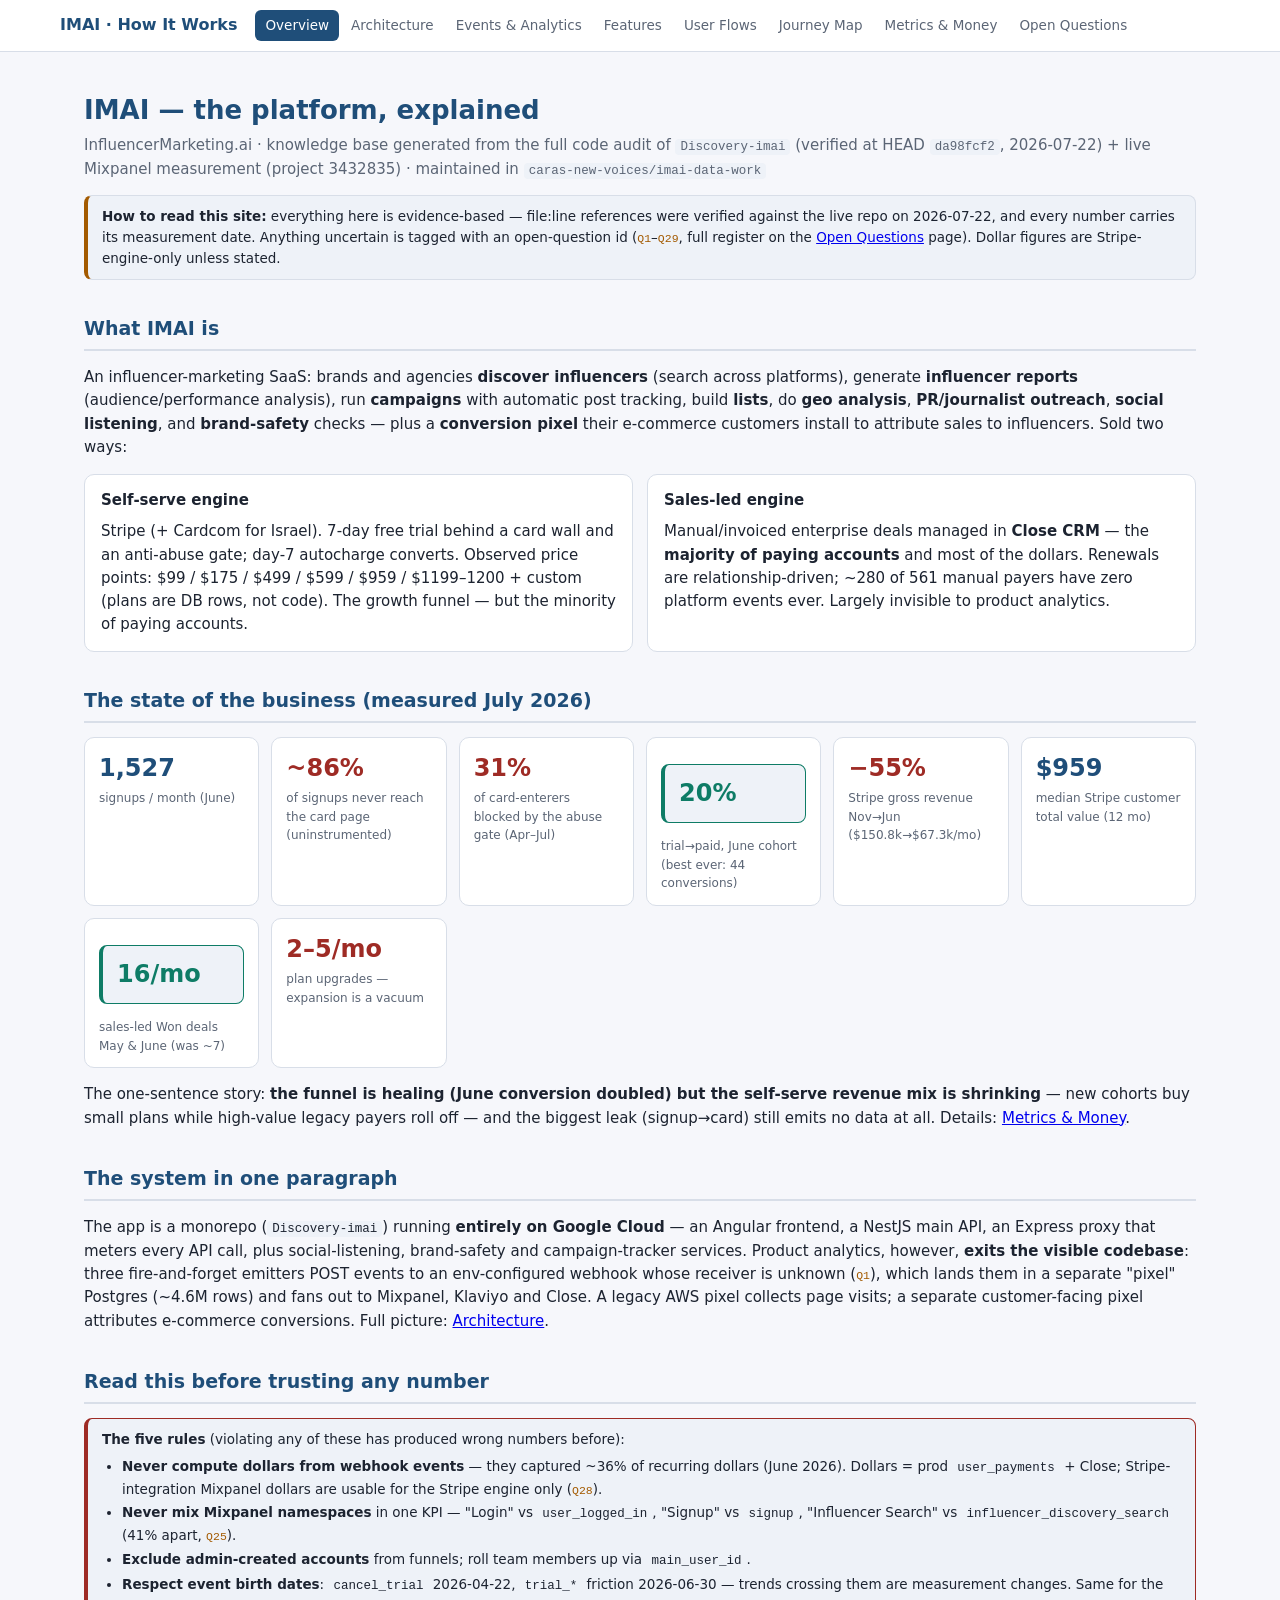
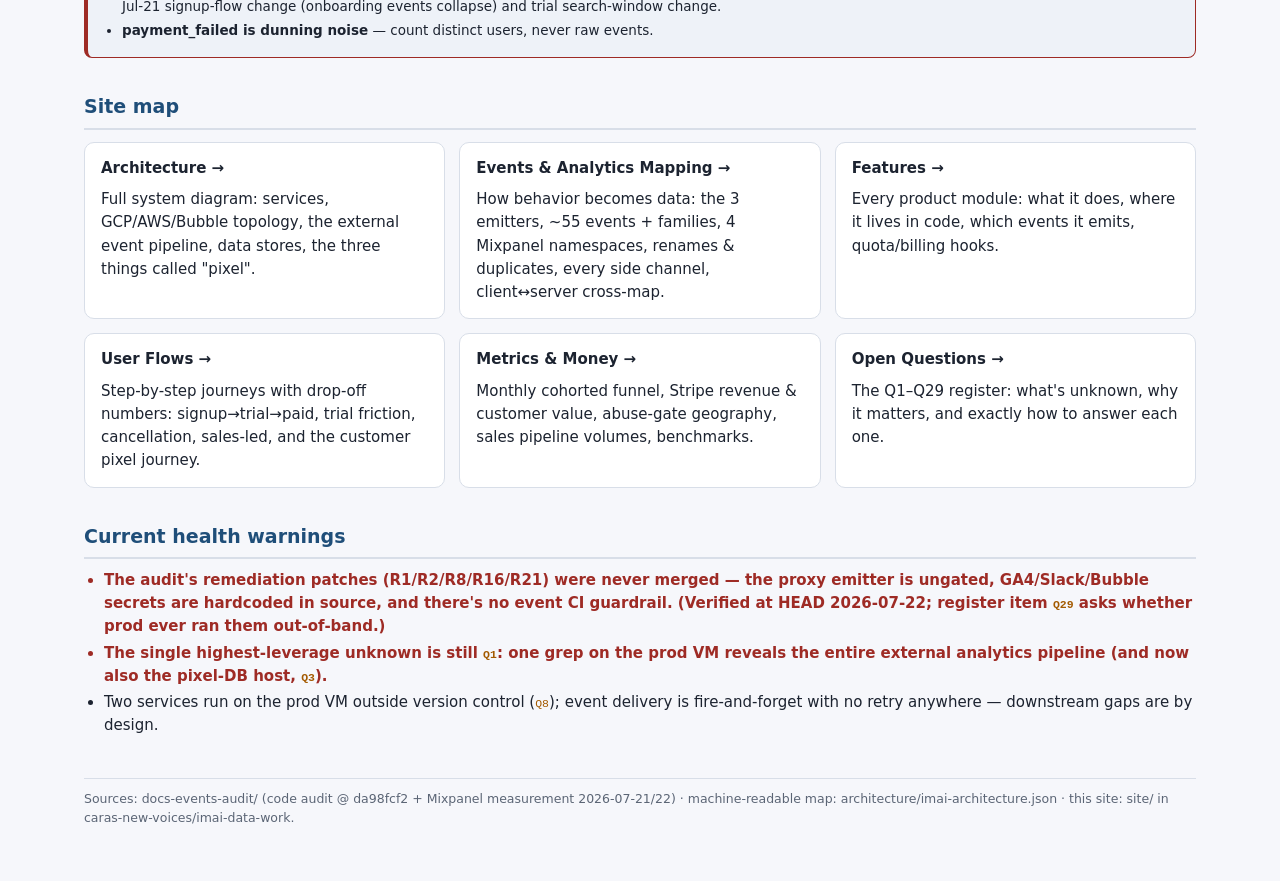
<file: site/index.html>
<!DOCTYPE html>
<html lang="en">
<head>
<meta charset="utf-8"><meta name="viewport" content="width=device-width, initial-scale=1">
<title>IMAI — How It Works</title>
<link rel="stylesheet" href="assets/style.css">
</head>
<body>
<header class="site"><div class="inner">
  <a class="brand" href="index.html">IMAI · How It Works</a>
  <nav>
    <a class="on" href="index.html">Overview</a>
    <a href="architecture.html">Architecture</a>
    <a href="events.html">Events &amp; Analytics</a>
    <a href="features.html">Features</a>
    <a href="user-flows.html">User Flows</a>
    <a href="journey.html">Journey Map</a>
    <a href="metrics.html">Metrics &amp; Money</a>
    <a href="open-questions.html">Open Questions</a>
  </nav>
</div></header>
<div class="wrap">

<h1>IMAI — the platform, explained</h1>
<p class="sub">InfluencerMarketing.ai · knowledge base generated from the full code audit of <code>Discovery-imai</code> (verified at HEAD <code>da98fcf2</code>, 2026-07-22) + live Mixpanel measurement (project 3432835) · maintained in <code>caras-new-voices/imai-data-work</code></p>

<div class="prov"><b>How to read this site:</b> everything here is evidence-based — file:line references were verified against the live repo on 2026-07-22, and every number carries its measurement date. Anything uncertain is tagged with an open-question id (<span class="qq">Q1</span>–<span class="qq">Q29</span>, full register on the <a href="open-questions.html">Open Questions</a> page). Dollar figures are Stripe-engine-only unless stated.</div>

<h2>What IMAI is</h2>
<p>An influencer-marketing SaaS: brands and agencies <b>discover influencers</b> (search across platforms), generate <b>influencer reports</b> (audience/performance analysis), run <b>campaigns</b> with automatic post tracking, build <b>lists</b>, do <b>geo analysis</b>, <b>PR/journalist outreach</b>, <b>social listening</b>, and <b>brand-safety</b> checks — plus a <b>conversion pixel</b> their e-commerce customers install to attribute sales to influencers. Sold two ways:</p>
<div class="cols">
  <div class="card"><h3>Self-serve engine</h3>Stripe (+ Cardcom for Israel). 7-day free trial behind a card wall and an anti-abuse gate; day-7 autocharge converts. Observed price points: $99 / $175 / $499 / $599 / $959 / $1199–1200 + custom (plans are DB rows, not code). The growth funnel — but the minority of paying accounts.</div>
  <div class="card"><h3>Sales-led engine</h3>Manual/invoiced enterprise deals managed in <b>Close CRM</b> — the <b>majority of paying accounts</b> and most of the dollars. Renewals are relationship-driven; ~280 of 561 manual payers have zero platform events ever. Largely invisible to product analytics.</div>
</div>

<h2>The state of the business (measured July 2026)</h2>
<div class="kpis">
  <div class="kpi"><div class="v">1,527</div><div class="l">signups / month (June)</div></div>
  <div class="kpi"><div class="v bad">~86%</div><div class="l">of signups never reach the card page (uninstrumented)</div></div>
  <div class="kpi"><div class="v bad">31%</div><div class="l">of card-enterers blocked by the abuse gate (Apr–Jul)</div></div>
  <div class="kpi"><div class="v good">20%</div><div class="l">trial→paid, June cohort (best ever: 44 conversions)</div></div>
  <div class="kpi"><div class="v bad">−55%</div><div class="l">Stripe gross revenue Nov→Jun ($150.8k→$67.3k/mo)</div></div>
  <div class="kpi"><div class="v">$959</div><div class="l">median Stripe customer total value (12 mo)</div></div>
  <div class="kpi"><div class="v good">16/mo</div><div class="l">sales-led Won deals May &amp; June (was ~7)</div></div>
  <div class="kpi"><div class="v bad">2–5/mo</div><div class="l">plan upgrades — expansion is a vacuum</div></div>
</div>
<p>The one-sentence story: <b>the funnel is healing (June conversion doubled) but the self-serve revenue mix is shrinking</b> — new cohorts buy small plans while high-value legacy payers roll off — and the biggest leak (signup→card) still emits no data at all. Details: <a href="metrics.html">Metrics &amp; Money</a>.</p>

<h2>The system in one paragraph</h2>
<p>The app is a monorepo (<code>Discovery-imai</code>) running <b>entirely on Google Cloud</b> — an Angular frontend, a NestJS main API, an Express proxy that meters every API call, plus social-listening, brand-safety and campaign-tracker services. Product analytics, however, <b>exits the visible codebase</b>: three fire-and-forget emitters POST events to an env-configured webhook whose receiver is unknown (<span class="qq">Q1</span>), which lands them in a separate "pixel" Postgres (~4.6M rows) and fans out to Mixpanel, Klaviyo and Close. A legacy AWS pixel collects page visits; a separate customer-facing pixel attributes e-commerce conversions. Full picture: <a href="architecture.html">Architecture</a>.</p>

<h2>Read this before trusting any number</h2>
<div class="alert"><b>The five rules</b> (violating any of these has produced wrong numbers before):
<ul>
  <li><b>Never compute dollars from webhook events</b> — they captured ~36% of recurring dollars (June 2026). Dollars = prod <code>user_payments</code> + Close; Stripe-integration Mixpanel dollars are usable for the Stripe engine only (<span class="qq">Q28</span>).</li>
  <li><b>Never mix Mixpanel namespaces</b> in one KPI — "Login" vs <code>user_logged_in</code>, "Signup" vs <code>signup</code>, "Influencer Search" vs <code>influencer_discovery_search</code> (41% apart, <span class="qq">Q25</span>).</li>
  <li><b>Exclude admin-created accounts</b> from funnels; roll team members up via <code>main_user_id</code>.</li>
  <li><b>Respect event birth dates</b>: <code>cancel_trial</code> 2026-04-22, <code>trial_*</code> friction 2026-06-30 — trends crossing them are measurement changes. Same for the Jul-21 signup-flow change (onboarding events collapse) and trial search-window change.</li>
  <li><b>payment_failed is dunning noise</b> — count distinct users, never raw events.</li>
</ul></div>

<h2>Site map</h2>
<div class="cols">
  <a class="card link" href="architecture.html"><h3>Architecture →</h3>Full system diagram: services, GCP/AWS/Bubble topology, the external event pipeline, data stores, the three things called "pixel".</a>
  <a class="card link" href="events.html"><h3>Events &amp; Analytics Mapping →</h3>How behavior becomes data: the 3 emitters, ~55 events + families, 4 Mixpanel namespaces, renames &amp; duplicates, every side channel, client↔server cross-map.</a>
  <a class="card link" href="features.html"><h3>Features →</h3>Every product module: what it does, where it lives in code, which events it emits, quota/billing hooks.</a>
  <a class="card link" href="user-flows.html"><h3>User Flows →</h3>Step-by-step journeys with drop-off numbers: signup→trial→paid, trial friction, cancellation, sales-led, and the customer pixel journey.</a>
  <a class="card link" href="metrics.html"><h3>Metrics &amp; Money →</h3>Monthly cohorted funnel, Stripe revenue &amp; customer value, abuse-gate geography, sales pipeline volumes, benchmarks.</a>
  <a class="card link" href="open-questions.html"><h3>Open Questions →</h3>The Q1–Q29 register: what's unknown, why it matters, and exactly how to answer each one.</a>
</div>

<h2>Current health warnings</h2>
<ul>
  <li class="danger">The audit's remediation patches (R1/R2/R8/R16/R21) were never merged — the proxy emitter is ungated, GA4/Slack/Bubble secrets are hardcoded in source, and there's no event CI guardrail. (Verified at HEAD 2026-07-22; register item <span class="qq">Q29</span> asks whether prod ever ran them out-of-band.)</li>
  <li class="danger">The single highest-leverage unknown is still <span class="qq">Q1</span>: one grep on the prod VM reveals the entire external analytics pipeline (and now also the pixel-DB host, <span class="qq">Q3</span>).</li>
  <li>Two services run on the prod VM outside version control (<span class="qq">Q8</span>); event delivery is fire-and-forget with no retry anywhere — downstream gaps are by design.</li>
</ul>

<footer>Sources: docs-events-audit/ (code audit @ da98fcf2 + Mixpanel measurement 2026-07-21/22) · machine-readable map: architecture/imai-architecture.json · this site: site/ in caras-new-voices/imai-data-work.</footer>
</div>
</body>
</html>
</file>
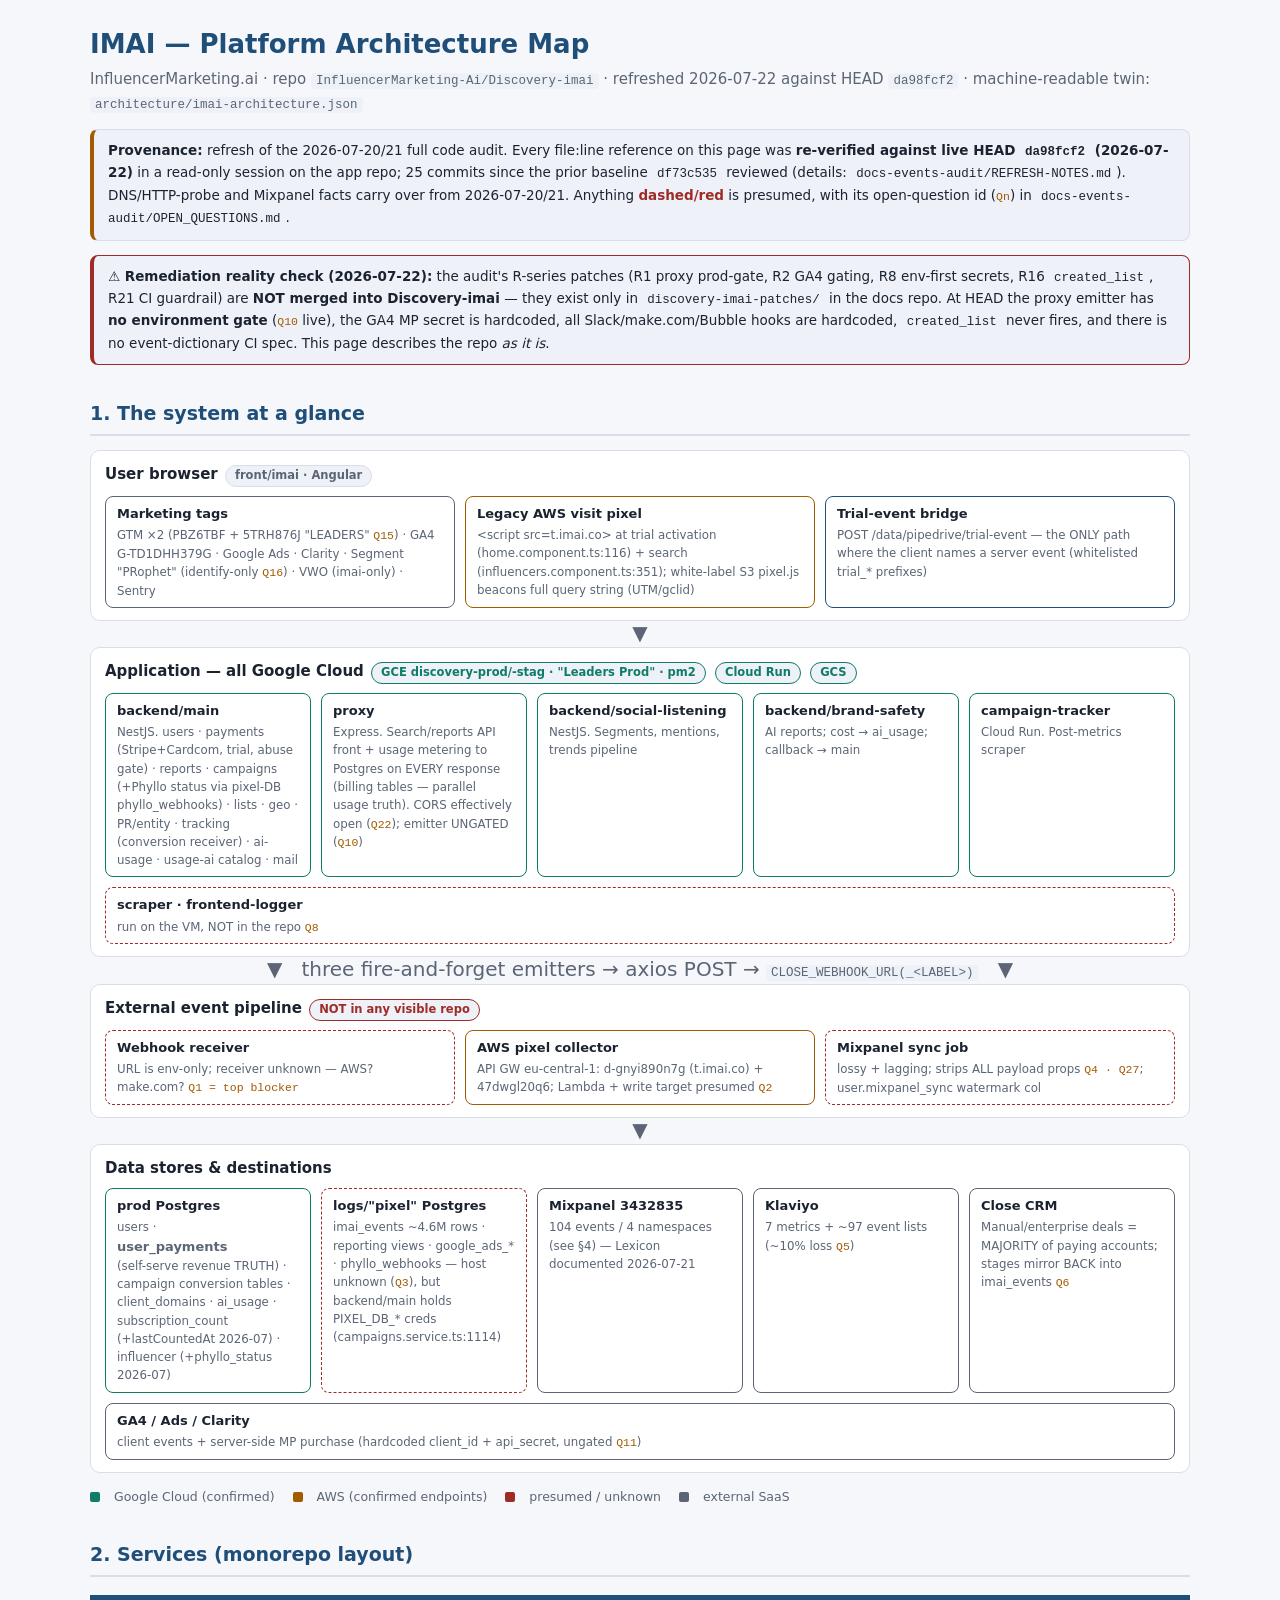
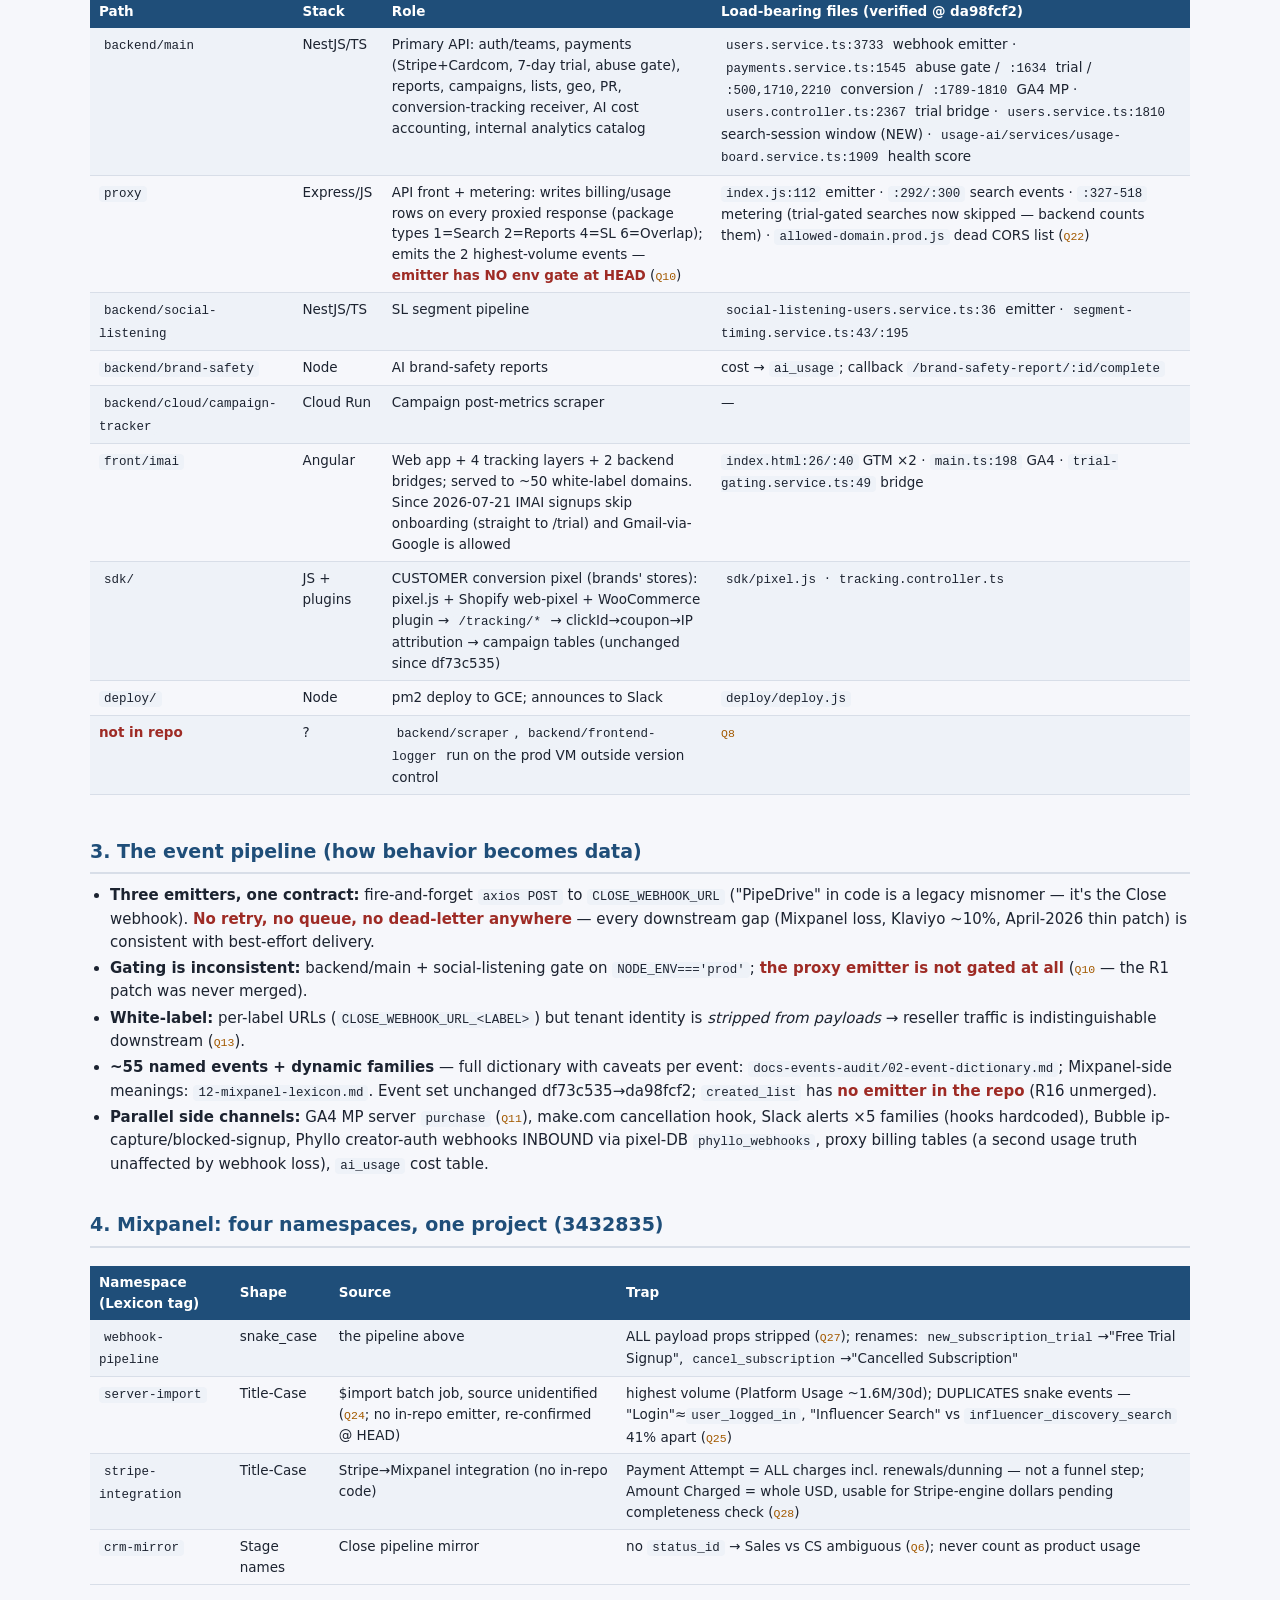
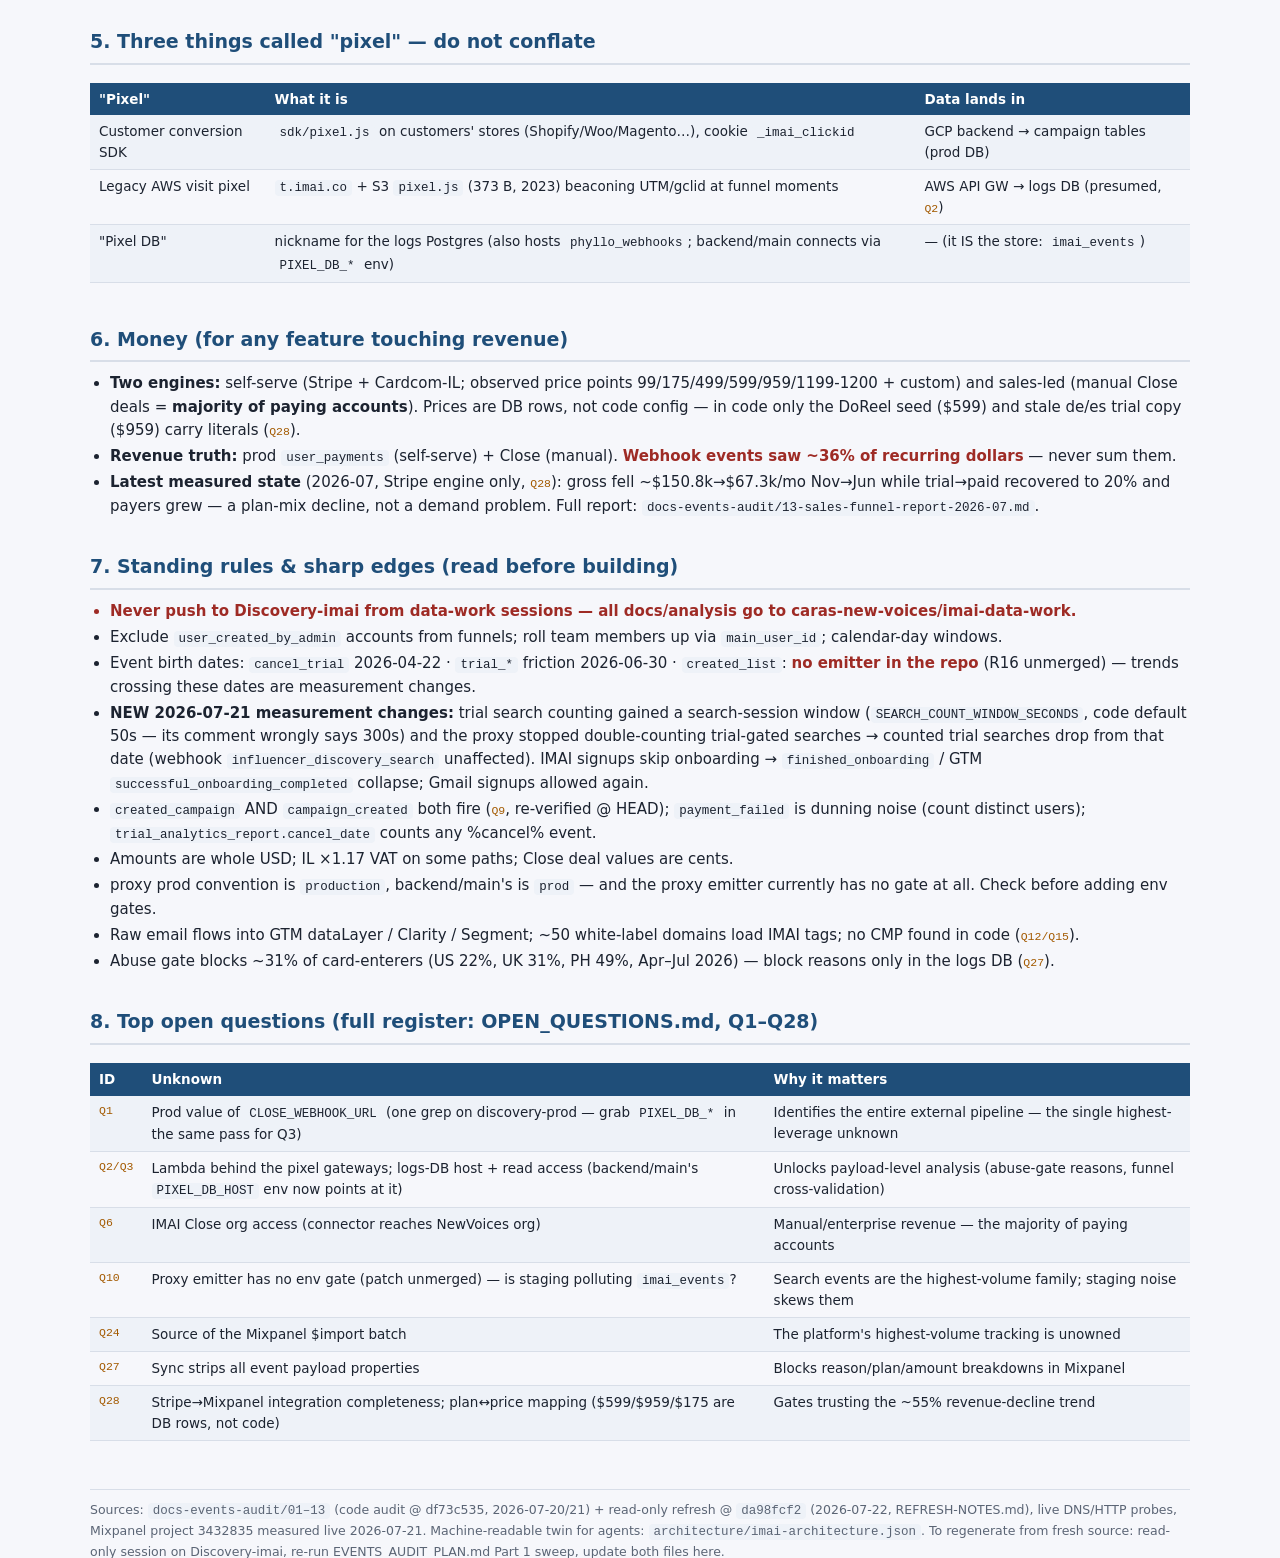
<file: architecture/imai-architecture.html>
<!DOCTYPE html>
<html lang="en">
<head>
<meta charset="utf-8">
<meta name="viewport" content="width=device-width, initial-scale=1">
<title>IMAI — Platform Architecture Map</title>
<style>
  :root{
    --bg:#f6f7fb; --card:#ffffff; --ink:#1c2330; --muted:#5b6575;
    --accent:#1f4e79; --accent2:#0e7c66; --warn:#a35a00; --danger:#9e2b25;
    --line:#d8dee8; --chip:#eef2f8; --mono:ui-monospace,SFMono-Regular,Menlo,Consolas,monospace;
  }
  @media (prefers-color-scheme: dark){
    :root{ --bg:#12161d; --card:#1a2029; --ink:#e8ecf3; --muted:#9aa5b5;
      --accent:#7fb3e0; --accent2:#5fd0b5; --warn:#e0a458; --danger:#e07b74;
      --line:#2c3542; --chip:#232b37; }
  }
  *{box-sizing:border-box}
  body{margin:0;background:var(--bg);color:var(--ink);font:15px/1.55 system-ui,Segoe UI,Roboto,sans-serif;padding:24px}
  .wrap{max-width:1100px;margin:0 auto}
  h1{font-size:26px;margin:0 0 4px;color:var(--accent)}
  h2{font-size:19px;margin:34px 0 10px;color:var(--accent);border-bottom:2px solid var(--line);padding-bottom:6px}
  h3{font-size:15px;margin:18px 0 8px}
  .sub{color:var(--muted);margin:0 0 14px}
  .prov{background:var(--chip);border:1px solid var(--line);border-left:4px solid var(--warn);padding:10px 14px;border-radius:8px;font-size:13.5px;margin:14px 0}
  .alert{background:var(--chip);border:1px solid var(--danger);border-left:4px solid var(--danger);padding:10px 14px;border-radius:8px;font-size:13.5px;margin:14px 0}
  code{font-family:var(--mono);font-size:12.5px;background:var(--chip);padding:1px 5px;border-radius:4px}
  .cols{display:flex;gap:14px;flex-wrap:wrap}
  .card{background:var(--card);border:1px solid var(--line);border-radius:10px;padding:14px 16px;flex:1 1 300px;min-width:280px}
  .card h3{margin-top:0}
  .tag{display:inline-block;background:var(--chip);border:1px solid var(--line);border-radius:999px;padding:1px 9px;font-size:11.5px;color:var(--muted);margin:1px 2px}
  .tag.gcp{color:var(--accent2);border-color:var(--accent2)}
  .tag.aws{color:var(--warn);border-color:var(--warn)}
  .tag.unk{color:var(--danger);border-color:var(--danger)}
  table{border-collapse:collapse;width:100%;font-size:13.5px;margin:8px 0}
  th{background:var(--accent);color:#fff;text-align:left;padding:6px 9px;font-weight:600}
  td{border-bottom:1px solid var(--line);padding:6px 9px;vertical-align:top}
  tr:nth-child(even) td{background:var(--chip)}
  .scroll{overflow-x:auto}
  /* flow diagram */
  .flow{display:flex;flex-direction:column;gap:0;margin:14px 0}
  .lane{background:var(--card);border:1px solid var(--line);border-radius:10px;padding:12px 14px;position:relative}
  .lane h3{margin:0 0 8px}
  .lane .boxes{display:flex;gap:10px;flex-wrap:wrap}
  .node{border:1.5px solid var(--accent);border-radius:8px;padding:7px 11px;font-size:13px;background:var(--card);flex:1 1 180px;min-width:170px}
  .node b{display:block;font-size:13px}
  .node small{color:var(--muted);display:block;margin-top:2px;font-size:11.8px}
  .node.gcp{border-color:var(--accent2)}
  .node.aws{border-color:var(--warn)}
  .node.unk{border-color:var(--danger);border-style:dashed}
  .node.ext{border-color:var(--muted)}
  .arrow{align-self:center;color:var(--muted);font-size:20px;line-height:1;padding:2px 0 4px;text-align:center;width:100%}
  .legend{font-size:12.5px;color:var(--muted);margin:6px 0 0}
  .legend span{margin-right:14px}
  .dot{display:inline-block;width:10px;height:10px;border-radius:2px;margin-right:4px;vertical-align:-1px}
  ul{margin:6px 0 6px 20px;padding:0}
  li{margin:3px 0}
  .danger{color:var(--danger);font-weight:600}
  .ok{color:var(--accent2);font-weight:600}
  .qq{font-family:var(--mono);font-size:11.5px;color:var(--warn)}
  footer{margin-top:40px;color:var(--muted);font-size:12.5px;border-top:1px solid var(--line);padding-top:10px}
</style>
</head>
<body>
<div class="wrap">

<h1>IMAI — Platform Architecture Map</h1>
<p class="sub">InfluencerMarketing.ai · repo <code>InfluencerMarketing-Ai/Discovery-imai</code> · refreshed 2026-07-22 against HEAD <code>da98fcf2</code> · machine-readable twin: <code>architecture/imai-architecture.json</code></p>

<div class="prov"><b>Provenance:</b> refresh of the 2026-07-20/21 full code audit. Every file:line reference on this page was <b>re-verified against live HEAD <code>da98fcf2</code> (2026-07-22)</b> in a read-only session on the app repo; 25 commits since the prior baseline <code>df73c535</code> reviewed (details: <code>docs-events-audit/REFRESH-NOTES.md</code>). DNS/HTTP-probe and Mixpanel facts carry over from 2026-07-20/21. Anything <span class="danger">dashed/red</span> is presumed, with its open-question id (<span class="qq">Qn</span>) in <code>docs-events-audit/OPEN_QUESTIONS.md</code>.</div>

<div class="alert"><b>⚠ Remediation reality check (2026-07-22):</b> the audit's R-series patches (R1 proxy prod-gate, R2 GA4 gating, R8 env-first secrets, R16 <code>created_list</code>, R21 CI guardrail) are <b>NOT merged into Discovery-imai</b> — they exist only in <code>discovery-imai-patches/</code> in the docs repo. At HEAD the proxy emitter has <b>no environment gate</b> (<span class="qq">Q10</span> live), the GA4 MP secret is hardcoded, all Slack/make.com/Bubble hooks are hardcoded, <code>created_list</code> never fires, and there is no event-dictionary CI spec. This page describes the repo <em>as it is</em>.</div>

<h2>1. The system at a glance</h2>
<div class="flow">
  <div class="lane">
    <h3>User browser <span class="tag">front/imai · Angular</span></h3>
    <div class="boxes">
      <div class="node ext"><b>Marketing tags</b><small>GTM ×2 (PBZ6TBF + 5TRH876J "LEADERS" <span class="qq">Q15</span>) · GA4 G-TD1DHH379G · Google Ads · Clarity · Segment "PRophet" (identify-only <span class="qq">Q16</span>) · VWO (imai-only) · Sentry</small></div>
      <div class="node aws"><b>Legacy AWS visit pixel</b><small>&lt;script src=t.imai.co&gt; at trial activation (home.component.ts:116) + search (influencers.component.ts:351); white-label S3 pixel.js beacons full query string (UTM/gclid)</small></div>
      <div class="node"><b>Trial-event bridge</b><small>POST /data/pipedrive/trial-event — the ONLY path where the client names a server event (whitelisted trial_* prefixes)</small></div>
    </div>
  </div>
  <div class="arrow">▼</div>
  <div class="lane">
    <h3>Application — all Google Cloud <span class="tag gcp">GCE discovery-prod/-stag · "Leaders Prod" · pm2</span> <span class="tag gcp">Cloud Run</span> <span class="tag gcp">GCS</span></h3>
    <div class="boxes">
      <div class="node gcp"><b>backend/main</b><small>NestJS. users · payments (Stripe+Cardcom, trial, abuse gate) · reports · campaigns (+Phyllo status via pixel-DB phyllo_webhooks) · lists · geo · PR/entity · tracking (conversion receiver) · ai-usage · usage-ai catalog · mail</small></div>
      <div class="node gcp"><b>proxy</b><small>Express. Search/reports API front + usage metering to Postgres on EVERY response (billing tables — parallel usage truth). CORS effectively open (<span class="qq">Q22</span>); emitter UNGATED (<span class="qq">Q10</span>)</small></div>
      <div class="node gcp"><b>backend/social-listening</b><small>NestJS. Segments, mentions, trends pipeline</small></div>
      <div class="node gcp"><b>backend/brand-safety</b><small>AI reports; cost → ai_usage; callback → main</small></div>
      <div class="node gcp"><b>campaign-tracker</b><small>Cloud Run. Post-metrics scraper</small></div>
      <div class="node unk"><b>scraper · frontend-logger</b><small>run on the VM, NOT in the repo <span class="qq">Q8</span></small></div>
    </div>
  </div>
  <div class="arrow">▼ &nbsp; three fire-and-forget emitters → axios POST → <code>CLOSE_WEBHOOK_URL(_&lt;LABEL&gt;)</code> &nbsp; ▼</div>
  <div class="lane">
    <h3>External event pipeline <span class="tag unk">NOT in any visible repo</span></h3>
    <div class="boxes">
      <div class="node unk"><b>Webhook receiver</b><small>URL is env-only; receiver unknown — AWS? make.com? <span class="qq">Q1 = top blocker</span></small></div>
      <div class="node aws"><b>AWS pixel collector</b><small>API GW eu-central-1: d-gnyi890n7g (t.imai.co) + 47dwgl20q6; Lambda + write target presumed <span class="qq">Q2</span></small></div>
      <div class="node unk"><b>Mixpanel sync job</b><small>lossy + lagging; strips ALL payload props <span class="qq">Q4 · Q27</span>; user.mixpanel_sync watermark col</small></div>
    </div>
  </div>
  <div class="arrow">▼</div>
  <div class="lane">
    <h3>Data stores &amp; destinations</h3>
    <div class="boxes">
      <div class="node gcp"><b>prod Postgres</b><small>users · <b>user_payments</b> (self-serve revenue TRUTH) · campaign conversion tables · client_domains · ai_usage · subscription_count (+lastCountedAt 2026-07) · influencer (+phyllo_status 2026-07)</small></div>
      <div class="node unk"><b>logs/"pixel" Postgres</b><small>imai_events ~4.6M rows · reporting views · google_ads_* · phyllo_webhooks — host unknown (<span class="qq">Q3</span>), but backend/main holds PIXEL_DB_* creds (campaigns.service.ts:1114)</small></div>
      <div class="node ext"><b>Mixpanel 3432835</b><small>104 events / 4 namespaces (see §4) — Lexicon documented 2026-07-21</small></div>
      <div class="node ext"><b>Klaviyo</b><small>7 metrics + ~97 event lists (~10% loss <span class="qq">Q5</span>)</small></div>
      <div class="node ext"><b>Close CRM</b><small>Manual/enterprise deals = MAJORITY of paying accounts; stages mirror BACK into imai_events <span class="qq">Q6</span></small></div>
      <div class="node ext"><b>GA4 / Ads / Clarity</b><small>client events + server-side MP purchase (hardcoded client_id + api_secret, ungated <span class="qq">Q11</span>)</small></div>
    </div>
  </div>
</div>
<p class="legend">
  <span><span class="dot" style="background:#0e7c66"></span>Google Cloud (confirmed)</span>
  <span><span class="dot" style="background:#a35a00"></span>AWS (confirmed endpoints)</span>
  <span><span class="dot" style="background:#9e2b25"></span>presumed / unknown</span>
  <span><span class="dot" style="background:#5b6575"></span>external SaaS</span>
</p>

<h2>2. Services (monorepo layout)</h2>
<div class="scroll"><table>
  <tr><th>Path</th><th>Stack</th><th>Role</th><th>Load-bearing files (verified @ da98fcf2)</th></tr>
  <tr><td><code>backend/main</code></td><td>NestJS/TS</td><td>Primary API: auth/teams, payments (Stripe+Cardcom, 7-day trial, abuse gate), reports, campaigns, lists, geo, PR, conversion-tracking receiver, AI cost accounting, internal analytics catalog</td><td><code>users.service.ts:3733</code> webhook emitter · <code>payments.service.ts:1545</code> abuse gate / <code>:1634</code> trial / <code>:500,1710,2210</code> conversion / <code>:1789-1810</code> GA4 MP · <code>users.controller.ts:2367</code> trial bridge · <code>users.service.ts:1810</code> search-session window (NEW) · <code>usage-ai/services/usage-board.service.ts:1909</code> health score</td></tr>
  <tr><td><code>proxy</code></td><td>Express/JS</td><td>API front + metering: writes billing/usage rows on every proxied response (package types 1=Search 2=Reports 4=SL 6=Overlap); emits the 2 highest-volume events — <span class="danger">emitter has NO env gate at HEAD</span> (<span class="qq">Q10</span>)</td><td><code>index.js:112</code> emitter · <code>:292/:300</code> search events · <code>:327-518</code> metering (trial-gated searches now skipped — backend counts them) · <code>allowed-domain.prod.js</code> dead CORS list (<span class="qq">Q22</span>)</td></tr>
  <tr><td><code>backend/social-listening</code></td><td>NestJS/TS</td><td>SL segment pipeline</td><td><code>social-listening-users.service.ts:36</code> emitter · <code>segment-timing.service.ts:43/:195</code></td></tr>
  <tr><td><code>backend/brand-safety</code></td><td>Node</td><td>AI brand-safety reports</td><td>cost → <code>ai_usage</code>; callback <code>/brand-safety-report/:id/complete</code></td></tr>
  <tr><td><code>backend/cloud/campaign-tracker</code></td><td>Cloud Run</td><td>Campaign post-metrics scraper</td><td>—</td></tr>
  <tr><td><code>front/imai</code></td><td>Angular</td><td>Web app + 4 tracking layers + 2 backend bridges; served to ~50 white-label domains. Since 2026-07-21 IMAI signups skip onboarding (straight to /trial) and Gmail-via-Google is allowed</td><td><code>index.html:26/:40</code> GTM ×2 · <code>main.ts:198</code> GA4 · <code>trial-gating.service.ts:49</code> bridge</td></tr>
  <tr><td><code>sdk/</code></td><td>JS + plugins</td><td>CUSTOMER conversion pixel (brands' stores): pixel.js + Shopify web-pixel + WooCommerce plugin → <code>/tracking/*</code> → clickId→coupon→IP attribution → campaign tables (unchanged since df73c535)</td><td><code>sdk/pixel.js</code> · <code>tracking.controller.ts</code></td></tr>
  <tr><td><code>deploy/</code></td><td>Node</td><td>pm2 deploy to GCE; announces to Slack</td><td><code>deploy/deploy.js</code></td></tr>
  <tr><td class="danger">not in repo</td><td>?</td><td><code>backend/scraper</code>, <code>backend/frontend-logger</code> run on the prod VM outside version control</td><td><span class="qq">Q8</span></td></tr>
</table></div>

<h2>3. The event pipeline (how behavior becomes data)</h2>
<ul>
  <li><b>Three emitters, one contract:</b> fire-and-forget <code>axios POST</code> to <code>CLOSE_WEBHOOK_URL</code> ("PipeDrive" in code is a legacy misnomer — it's the Close webhook). <span class="danger">No retry, no queue, no dead-letter anywhere</span> — every downstream gap (Mixpanel loss, Klaviyo ~10%, April-2026 thin patch) is consistent with best-effort delivery.</li>
  <li><b>Gating is inconsistent:</b> backend/main + social-listening gate on <code>NODE_ENV==='prod'</code>; <span class="danger">the proxy emitter is not gated at all</span> (<span class="qq">Q10</span> — the R1 patch was never merged).</li>
  <li><b>White-label:</b> per-label URLs (<code>CLOSE_WEBHOOK_URL_&lt;LABEL&gt;</code>) but tenant identity is <em>stripped from payloads</em> → reseller traffic is indistinguishable downstream (<span class="qq">Q13</span>).</li>
  <li><b>~55 named events + dynamic families</b> — full dictionary with caveats per event: <code>docs-events-audit/02-event-dictionary.md</code>; Mixpanel-side meanings: <code>12-mixpanel-lexicon.md</code>. Event set unchanged df73c535→da98fcf2; <code>created_list</code> has <span class="danger">no emitter in the repo</span> (R16 unmerged).</li>
  <li><b>Parallel side channels:</b> GA4 MP server <code>purchase</code> (<span class="qq">Q11</span>), make.com cancellation hook, Slack alerts ×5 families (hooks hardcoded), Bubble ip-capture/blocked-signup, Phyllo creator-auth webhooks INBOUND via pixel-DB <code>phyllo_webhooks</code>, proxy billing tables (a second usage truth unaffected by webhook loss), <code>ai_usage</code> cost table.</li>
</ul>

<h2>4. Mixpanel: four namespaces, one project (3432835)</h2>
<div class="scroll"><table>
  <tr><th>Namespace (Lexicon tag)</th><th>Shape</th><th>Source</th><th>Trap</th></tr>
  <tr><td><code>webhook-pipeline</code></td><td>snake_case</td><td>the pipeline above</td><td>ALL payload props stripped (<span class="qq">Q27</span>); renames: <code>new_subscription_trial</code>→"Free Trial Signup", <code>cancel_subscription</code>→"Cancelled Subscription"</td></tr>
  <tr><td><code>server-import</code></td><td>Title-Case</td><td>$import batch job, source unidentified (<span class="qq">Q24</span>; no in-repo emitter, re-confirmed @ HEAD)</td><td>highest volume (Platform Usage ~1.6M/30d); DUPLICATES snake events — "Login"≈<code>user_logged_in</code>, "Influencer Search" vs <code>influencer_discovery_search</code> 41% apart (<span class="qq">Q25</span>)</td></tr>
  <tr><td><code>stripe-integration</code></td><td>Title-Case</td><td>Stripe→Mixpanel integration (no in-repo code)</td><td>Payment Attempt = ALL charges incl. renewals/dunning — not a funnel step; Amount Charged = whole USD, usable for Stripe-engine dollars pending completeness check (<span class="qq">Q28</span>)</td></tr>
  <tr><td><code>crm-mirror</code></td><td>Stage names</td><td>Close pipeline mirror</td><td>no <code>status_id</code> → Sales vs CS ambiguous (<span class="qq">Q6</span>); never count as product usage</td></tr>
</table></div>

<h2>5. Three things called "pixel" — do not conflate</h2>
<div class="scroll"><table>
  <tr><th>"Pixel"</th><th>What it is</th><th>Data lands in</th></tr>
  <tr><td>Customer conversion SDK</td><td><code>sdk/pixel.js</code> on customers' stores (Shopify/Woo/Magento…), cookie <code>_imai_clickid</code></td><td>GCP backend → campaign tables (prod DB)</td></tr>
  <tr><td>Legacy AWS visit pixel</td><td><code>t.imai.co</code> + S3 <code>pixel.js</code> (373 B, 2023) beaconing UTM/gclid at funnel moments</td><td>AWS API GW → logs DB (presumed, <span class="qq">Q2</span>)</td></tr>
  <tr><td>"Pixel DB"</td><td>nickname for the logs Postgres (also hosts <code>phyllo_webhooks</code>; backend/main connects via <code>PIXEL_DB_*</code> env)</td><td>— (it IS the store: <code>imai_events</code>)</td></tr>
</table></div>

<h2>6. Money (for any feature touching revenue)</h2>
<ul>
  <li><b>Two engines:</b> self-serve (Stripe + Cardcom-IL; observed price points 99/175/499/599/959/1199-1200 + custom) and sales-led (manual Close deals = <b>majority of paying accounts</b>). Prices are DB rows, not code config — in code only the DoReel seed ($599) and stale de/es trial copy ($959) carry literals (<span class="qq">Q28</span>).</li>
  <li><b>Revenue truth:</b> prod <code>user_payments</code> (self-serve) + Close (manual). <span class="danger">Webhook events saw ~36% of recurring dollars</span> — never sum them.</li>
  <li><b>Latest measured state</b> (2026-07, Stripe engine only, <span class="qq">Q28</span>): gross fell ~$150.8k→$67.3k/mo Nov→Jun while trial→paid recovered to 20% and payers grew — a plan-mix decline, not a demand problem. Full report: <code>docs-events-audit/13-sales-funnel-report-2026-07.md</code>.</li>
</ul>

<h2>7. Standing rules &amp; sharp edges (read before building)</h2>
<ul>
  <li class="danger">Never push to Discovery-imai from data-work sessions — all docs/analysis go to caras-new-voices/imai-data-work.</li>
  <li>Exclude <code>user_created_by_admin</code> accounts from funnels; roll team members up via <code>main_user_id</code>; calendar-day windows.</li>
  <li>Event birth dates: <code>cancel_trial</code> 2026-04-22 · <code>trial_*</code> friction 2026-06-30 · <code>created_list</code>: <span class="danger">no emitter in the repo</span> (R16 unmerged) — trends crossing these dates are measurement changes.</li>
  <li><b>NEW 2026-07-21 measurement changes:</b> trial search counting gained a search-session window (<code>SEARCH_COUNT_WINDOW_SECONDS</code>, code default 50s — its comment wrongly says 300s) and the proxy stopped double-counting trial-gated searches → counted trial searches drop from that date (webhook <code>influencer_discovery_search</code> unaffected). IMAI signups skip onboarding → <code>finished_onboarding</code> / GTM <code>successful_onboarding_completed</code> collapse; Gmail signups allowed again.</li>
  <li><code>created_campaign</code> AND <code>campaign_created</code> both fire (<span class="qq">Q9</span>, re-verified @ HEAD); <code>payment_failed</code> is dunning noise (count distinct users); <code>trial_analytics_report.cancel_date</code> counts any %cancel% event.</li>
  <li>Amounts are whole USD; IL ×1.17 VAT on some paths; Close deal values are cents.</li>
  <li>proxy prod convention is <code>production</code>, backend/main's is <code>prod</code> — and the proxy emitter currently has no gate at all. Check before adding env gates.</li>
  <li>Raw email flows into GTM dataLayer / Clarity / Segment; ~50 white-label domains load IMAI tags; no CMP found in code (<span class="qq">Q12/Q15</span>).</li>
  <li>Abuse gate blocks ~31% of card-enterers (US 22%, UK 31%, PH 49%, Apr–Jul 2026) — block reasons only in the logs DB (<span class="qq">Q27</span>).</li>
</ul>

<h2>8. Top open questions (full register: OPEN_QUESTIONS.md, Q1–Q28)</h2>
<div class="scroll"><table>
  <tr><th>ID</th><th>Unknown</th><th>Why it matters</th></tr>
  <tr><td class="qq">Q1</td><td>Prod value of <code>CLOSE_WEBHOOK_URL</code> (one grep on discovery-prod — grab <code>PIXEL_DB_*</code> in the same pass for Q3)</td><td>Identifies the entire external pipeline — the single highest-leverage unknown</td></tr>
  <tr><td class="qq">Q2/Q3</td><td>Lambda behind the pixel gateways; logs-DB host + read access (backend/main's <code>PIXEL_DB_HOST</code> env now points at it)</td><td>Unlocks payload-level analysis (abuse-gate reasons, funnel cross-validation)</td></tr>
  <tr><td class="qq">Q6</td><td>IMAI Close org access (connector reaches NewVoices org)</td><td>Manual/enterprise revenue — the majority of paying accounts</td></tr>
  <tr><td class="qq">Q10</td><td>Proxy emitter has no env gate (patch unmerged) — is staging polluting <code>imai_events</code>?</td><td>Search events are the highest-volume family; staging noise skews them</td></tr>
  <tr><td class="qq">Q24</td><td>Source of the Mixpanel $import batch</td><td>The platform's highest-volume tracking is unowned</td></tr>
  <tr><td class="qq">Q27</td><td>Sync strips all event payload properties</td><td>Blocks reason/plan/amount breakdowns in Mixpanel</td></tr>
  <tr><td class="qq">Q28</td><td>Stripe→Mixpanel integration completeness; plan↔price mapping ($599/$959/$175 are DB rows, not code)</td><td>Gates trusting the ~55% revenue-decline trend</td></tr>
</table></div>

<footer>
  Sources: <code>docs-events-audit/01–13</code> (code audit @ df73c535, 2026-07-20/21) + read-only refresh @ <code>da98fcf2</code> (2026-07-22, REFRESH-NOTES.md), live DNS/HTTP probes, Mixpanel project 3432835 measured live 2026-07-21. Machine-readable twin for agents: <code>architecture/imai-architecture.json</code>. To regenerate from fresh source: read-only session on Discovery-imai, re-run EVENTS_AUDIT_PLAN.md Part 1 sweep, update both files here.
</footer>
</div>
</body>
</html>
</file>
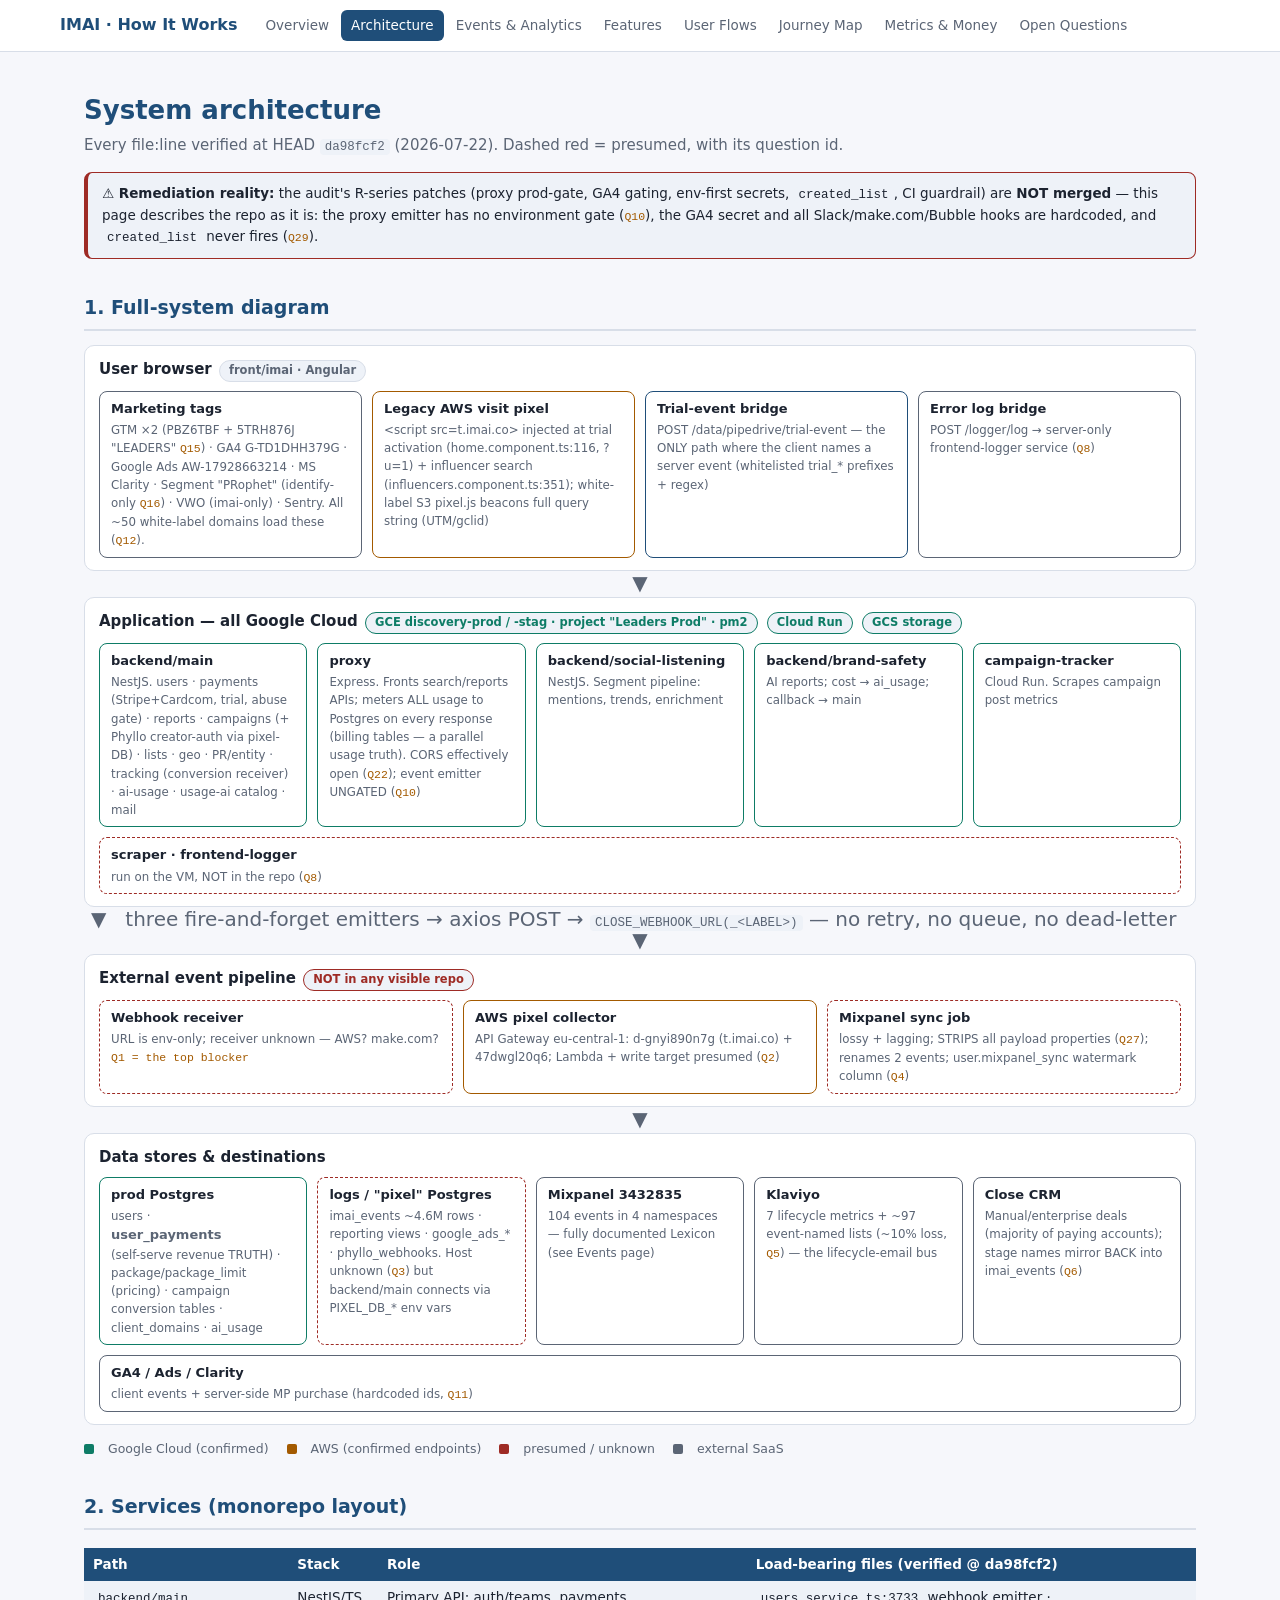
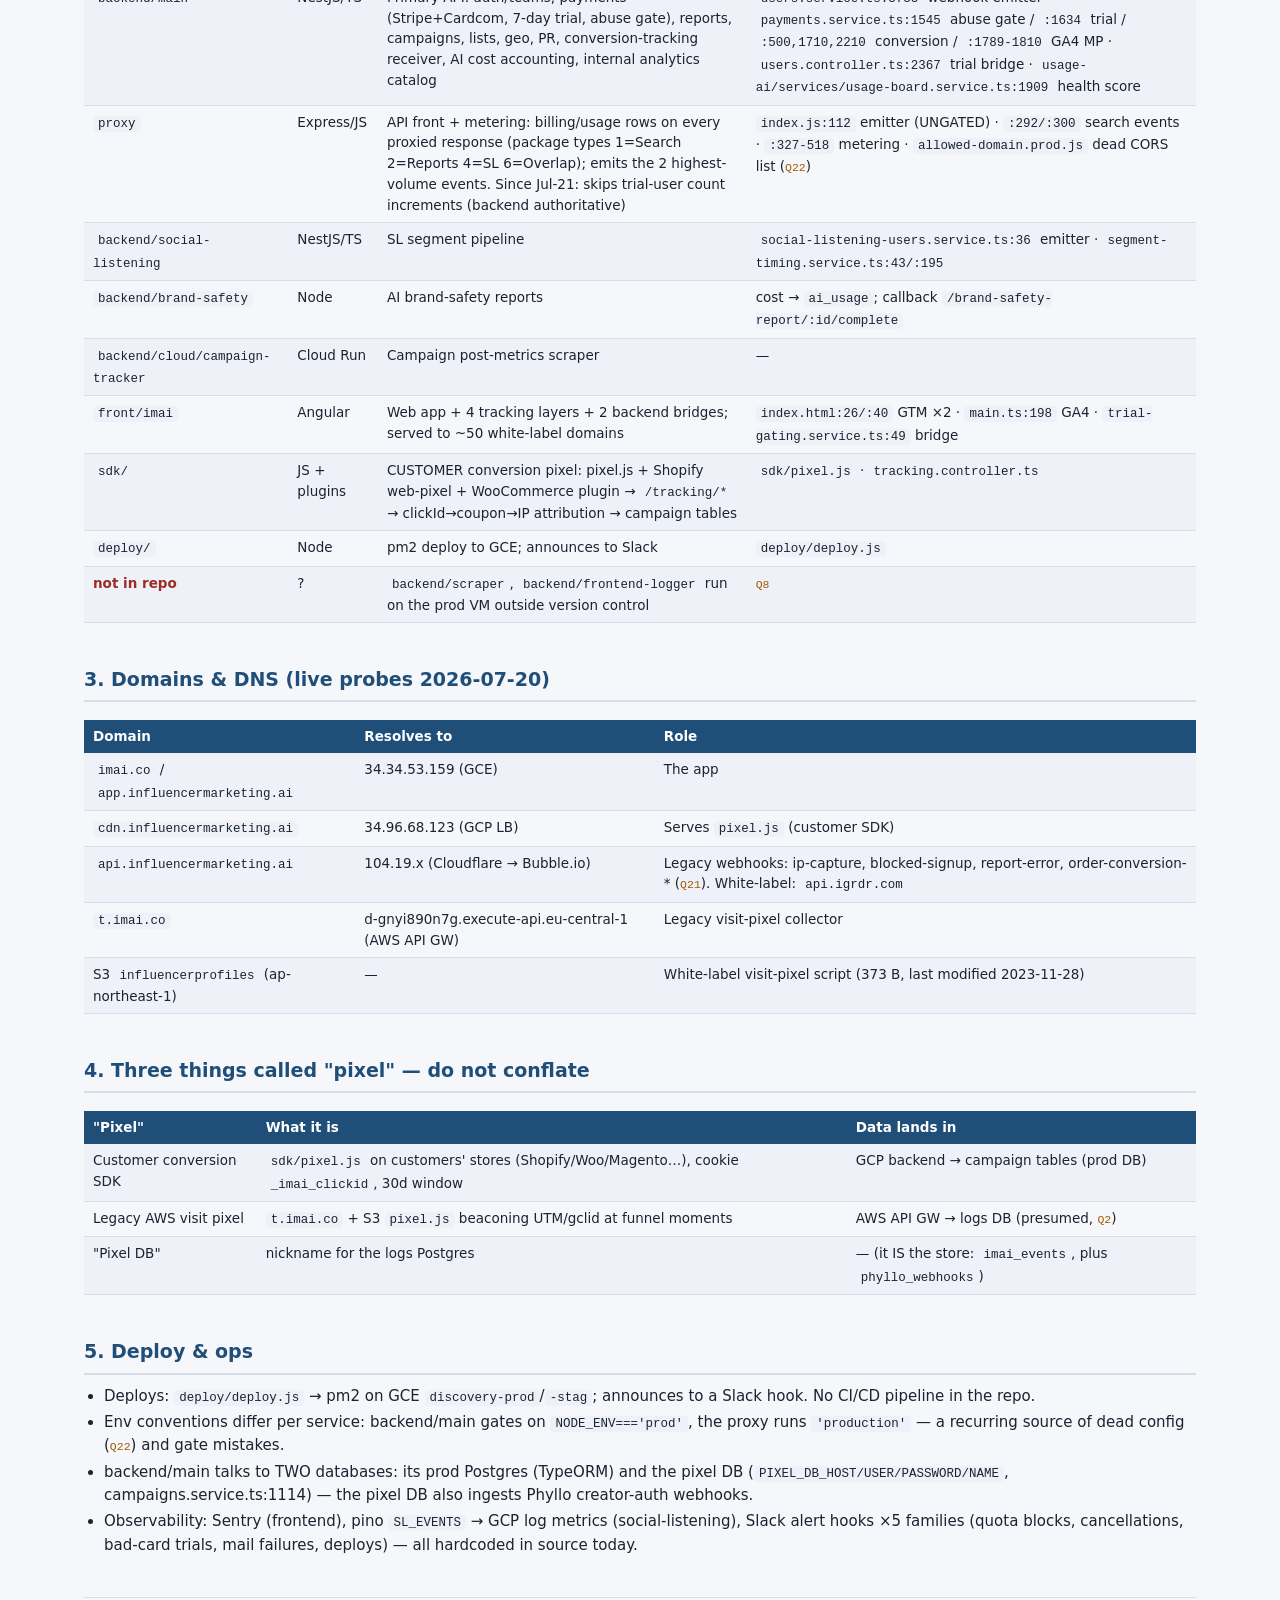
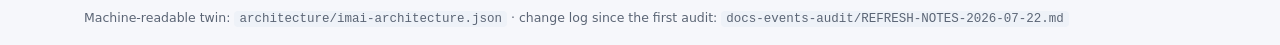
<file: site/architecture.html>
<!DOCTYPE html>
<html lang="en">
<head>
<meta charset="utf-8"><meta name="viewport" content="width=device-width, initial-scale=1">
<title>IMAI — Architecture</title>
<link rel="stylesheet" href="assets/style.css">
</head>
<body>
<header class="site"><div class="inner">
  <a class="brand" href="index.html">IMAI · How It Works</a>
  <nav>
    <a href="index.html">Overview</a>
    <a class="on" href="architecture.html">Architecture</a>
    <a href="events.html">Events &amp; Analytics</a>
    <a href="features.html">Features</a>
    <a href="user-flows.html">User Flows</a>
    <a href="journey.html">Journey Map</a>
    <a href="metrics.html">Metrics &amp; Money</a>
    <a href="open-questions.html">Open Questions</a>
  </nav>
</div></header>
<div class="wrap">

<h1>System architecture</h1>
<p class="sub">Every file:line verified at HEAD <code>da98fcf2</code> (2026-07-22). Dashed red = presumed, with its question id.</p>

<div class="alert"><b>⚠ Remediation reality:</b> the audit's R-series patches (proxy prod-gate, GA4 gating, env-first secrets, <code>created_list</code>, CI guardrail) are <b>NOT merged</b> — this page describes the repo as it is: the proxy emitter has no environment gate (<span class="qq">Q10</span>), the GA4 secret and all Slack/make.com/Bubble hooks are hardcoded, and <code>created_list</code> never fires (<span class="qq">Q29</span>).</div>

<h2>1. Full-system diagram</h2>
<div class="flow">
  <div class="lane">
    <h3>User browser <span class="tag">front/imai · Angular</span></h3>
    <div class="boxes">
      <div class="node ext"><b>Marketing tags</b><small>GTM ×2 (PBZ6TBF + 5TRH876J "LEADERS" <span class="qq">Q15</span>) · GA4 G-TD1DHH379G · Google Ads AW-17928663214 · MS Clarity · Segment "PRophet" (identify-only <span class="qq">Q16</span>) · VWO (imai-only) · Sentry. All ~50 white-label domains load these (<span class="qq">Q12</span>).</small></div>
      <div class="node aws"><b>Legacy AWS visit pixel</b><small>&lt;script src=t.imai.co&gt; injected at trial activation (home.component.ts:116, ?u=1) + influencer search (influencers.component.ts:351); white-label S3 pixel.js beacons full query string (UTM/gclid)</small></div>
      <div class="node"><b>Trial-event bridge</b><small>POST /data/pipedrive/trial-event — the ONLY path where the client names a server event (whitelisted trial_* prefixes + regex)</small></div>
      <div class="node ext"><b>Error log bridge</b><small>POST /logger/log → server-only frontend-logger service (<span class="qq">Q8</span>)</small></div>
    </div>
  </div>
  <div class="arrow">▼</div>
  <div class="lane">
    <h3>Application — all Google Cloud <span class="tag gcp">GCE discovery-prod / -stag · project "Leaders Prod" · pm2</span> <span class="tag gcp">Cloud Run</span> <span class="tag gcp">GCS storage</span></h3>
    <div class="boxes">
      <div class="node gcp"><b>backend/main</b><small>NestJS. users · payments (Stripe+Cardcom, trial, abuse gate) · reports · campaigns (+ Phyllo creator-auth via pixel-DB) · lists · geo · PR/entity · tracking (conversion receiver) · ai-usage · usage-ai catalog · mail</small></div>
      <div class="node gcp"><b>proxy</b><small>Express. Fronts search/reports APIs; meters ALL usage to Postgres on every response (billing tables — a parallel usage truth). CORS effectively open (<span class="qq">Q22</span>); event emitter UNGATED (<span class="qq">Q10</span>)</small></div>
      <div class="node gcp"><b>backend/social-listening</b><small>NestJS. Segment pipeline: mentions, trends, enrichment</small></div>
      <div class="node gcp"><b>backend/brand-safety</b><small>AI reports; cost → ai_usage; callback → main</small></div>
      <div class="node gcp"><b>campaign-tracker</b><small>Cloud Run. Scrapes campaign post metrics</small></div>
      <div class="node unk"><b>scraper · frontend-logger</b><small>run on the VM, NOT in the repo (<span class="qq">Q8</span>)</small></div>
    </div>
  </div>
  <div class="arrow">▼ &nbsp; three fire-and-forget emitters → axios POST → <code>CLOSE_WEBHOOK_URL(_&lt;LABEL&gt;)</code> — no retry, no queue, no dead-letter &nbsp; ▼</div>
  <div class="lane">
    <h3>External event pipeline <span class="tag unk">NOT in any visible repo</span></h3>
    <div class="boxes">
      <div class="node unk"><b>Webhook receiver</b><small>URL is env-only; receiver unknown — AWS? make.com? <span class="qq">Q1 = the top blocker</span></small></div>
      <div class="node aws"><b>AWS pixel collector</b><small>API Gateway eu-central-1: d-gnyi890n7g (t.imai.co) + 47dwgl20q6; Lambda + write target presumed (<span class="qq">Q2</span>)</small></div>
      <div class="node unk"><b>Mixpanel sync job</b><small>lossy + lagging; STRIPS all payload properties (<span class="qq">Q27</span>); renames 2 events; user.mixpanel_sync watermark column (<span class="qq">Q4</span>)</small></div>
    </div>
  </div>
  <div class="arrow">▼</div>
  <div class="lane">
    <h3>Data stores &amp; destinations</h3>
    <div class="boxes">
      <div class="node gcp"><b>prod Postgres</b><small>users · <b>user_payments</b> (self-serve revenue TRUTH) · package/package_limit (pricing) · campaign conversion tables · client_domains · ai_usage</small></div>
      <div class="node unk"><b>logs / "pixel" Postgres</b><small>imai_events ~4.6M rows · reporting views · google_ads_* · phyllo_webhooks. Host unknown (<span class="qq">Q3</span>) but backend/main connects via PIXEL_DB_* env vars</small></div>
      <div class="node ext"><b>Mixpanel 3432835</b><small>104 events in 4 namespaces — fully documented Lexicon (see Events page)</small></div>
      <div class="node ext"><b>Klaviyo</b><small>7 lifecycle metrics + ~97 event-named lists (~10% loss, <span class="qq">Q5</span>) — the lifecycle-email bus</small></div>
      <div class="node ext"><b>Close CRM</b><small>Manual/enterprise deals (majority of paying accounts); stage names mirror BACK into imai_events (<span class="qq">Q6</span>)</small></div>
      <div class="node ext"><b>GA4 / Ads / Clarity</b><small>client events + server-side MP purchase (hardcoded ids, <span class="qq">Q11</span>)</small></div>
    </div>
  </div>
</div>
<p class="legend">
  <span><span class="dot" style="background:#0e7c66"></span>Google Cloud (confirmed)</span>
  <span><span class="dot" style="background:#a35a00"></span>AWS (confirmed endpoints)</span>
  <span><span class="dot" style="background:#9e2b25"></span>presumed / unknown</span>
  <span><span class="dot" style="background:#5b6575"></span>external SaaS</span>
</p>

<h2>2. Services (monorepo layout)</h2>
<div class="scroll"><table>
  <tr><th>Path</th><th>Stack</th><th>Role</th><th>Load-bearing files (verified @ da98fcf2)</th></tr>
  <tr><td><code>backend/main</code></td><td>NestJS/TS</td><td>Primary API: auth/teams, payments (Stripe+Cardcom, 7-day trial, abuse gate), reports, campaigns, lists, geo, PR, conversion-tracking receiver, AI cost accounting, internal analytics catalog</td><td><code>users.service.ts:3733</code> webhook emitter · <code>payments.service.ts:1545</code> abuse gate / <code>:1634</code> trial / <code>:500,1710,2210</code> conversion / <code>:1789-1810</code> GA4 MP · <code>users.controller.ts:2367</code> trial bridge · <code>usage-ai/services/usage-board.service.ts:1909</code> health score</td></tr>
  <tr><td><code>proxy</code></td><td>Express/JS</td><td>API front + metering: billing/usage rows on every proxied response (package types 1=Search 2=Reports 4=SL 6=Overlap); emits the 2 highest-volume events. Since Jul-21: skips trial-user count increments (backend authoritative)</td><td><code>index.js:112</code> emitter (UNGATED) · <code>:292/:300</code> search events · <code>:327-518</code> metering · <code>allowed-domain.prod.js</code> dead CORS list (<span class="qq">Q22</span>)</td></tr>
  <tr><td><code>backend/social-listening</code></td><td>NestJS/TS</td><td>SL segment pipeline</td><td><code>social-listening-users.service.ts:36</code> emitter · <code>segment-timing.service.ts:43/:195</code></td></tr>
  <tr><td><code>backend/brand-safety</code></td><td>Node</td><td>AI brand-safety reports</td><td>cost → <code>ai_usage</code>; callback <code>/brand-safety-report/:id/complete</code></td></tr>
  <tr><td><code>backend/cloud/campaign-tracker</code></td><td>Cloud Run</td><td>Campaign post-metrics scraper</td><td>—</td></tr>
  <tr><td><code>front/imai</code></td><td>Angular</td><td>Web app + 4 tracking layers + 2 backend bridges; served to ~50 white-label domains</td><td><code>index.html:26/:40</code> GTM ×2 · <code>main.ts:198</code> GA4 · <code>trial-gating.service.ts:49</code> bridge</td></tr>
  <tr><td><code>sdk/</code></td><td>JS + plugins</td><td>CUSTOMER conversion pixel: pixel.js + Shopify web-pixel + WooCommerce plugin → <code>/tracking/*</code> → clickId→coupon→IP attribution → campaign tables</td><td><code>sdk/pixel.js</code> · <code>tracking.controller.ts</code></td></tr>
  <tr><td><code>deploy/</code></td><td>Node</td><td>pm2 deploy to GCE; announces to Slack</td><td><code>deploy/deploy.js</code></td></tr>
  <tr><td class="danger">not in repo</td><td>?</td><td><code>backend/scraper</code>, <code>backend/frontend-logger</code> run on the prod VM outside version control</td><td><span class="qq">Q8</span></td></tr>
</table></div>

<h2>3. Domains &amp; DNS (live probes 2026-07-20)</h2>
<div class="scroll"><table>
  <tr><th>Domain</th><th>Resolves to</th><th>Role</th></tr>
  <tr><td><code>imai.co</code> / <code>app.influencermarketing.ai</code></td><td>34.34.53.159 (GCE)</td><td>The app</td></tr>
  <tr><td><code>cdn.influencermarketing.ai</code></td><td>34.96.68.123 (GCP LB)</td><td>Serves <code>pixel.js</code> (customer SDK)</td></tr>
  <tr><td><code>api.influencermarketing.ai</code></td><td>104.19.x (Cloudflare → Bubble.io)</td><td>Legacy webhooks: ip-capture, blocked-signup, report-error, order-conversion-* (<span class="qq">Q21</span>). White-label: <code>api.igrdr.com</code></td></tr>
  <tr><td><code>t.imai.co</code></td><td>d-gnyi890n7g.execute-api.eu-central-1 (AWS API GW)</td><td>Legacy visit-pixel collector</td></tr>
  <tr><td>S3 <code>influencerprofiles</code> (ap-northeast-1)</td><td>—</td><td>White-label visit-pixel script (373 B, last modified 2023-11-28)</td></tr>
</table></div>

<h2>4. Three things called "pixel" — do not conflate</h2>
<div class="scroll"><table>
  <tr><th>"Pixel"</th><th>What it is</th><th>Data lands in</th></tr>
  <tr><td>Customer conversion SDK</td><td><code>sdk/pixel.js</code> on customers' stores (Shopify/Woo/Magento…), cookie <code>_imai_clickid</code>, 30d window</td><td>GCP backend → campaign tables (prod DB)</td></tr>
  <tr><td>Legacy AWS visit pixel</td><td><code>t.imai.co</code> + S3 <code>pixel.js</code> beaconing UTM/gclid at funnel moments</td><td>AWS API GW → logs DB (presumed, <span class="qq">Q2</span>)</td></tr>
  <tr><td>"Pixel DB"</td><td>nickname for the logs Postgres</td><td>— (it IS the store: <code>imai_events</code>, plus <code>phyllo_webhooks</code>)</td></tr>
</table></div>

<h2>5. Deploy &amp; ops</h2>
<ul>
  <li>Deploys: <code>deploy/deploy.js</code> → pm2 on GCE <code>discovery-prod</code>/<code>-stag</code>; announces to a Slack hook. No CI/CD pipeline in the repo.</li>
  <li>Env conventions differ per service: backend/main gates on <code>NODE_ENV==='prod'</code>, the proxy runs <code>'production'</code> — a recurring source of dead config (<span class="qq">Q22</span>) and gate mistakes.</li>
  <li>backend/main talks to TWO databases: its prod Postgres (TypeORM) and the pixel DB (<code>PIXEL_DB_HOST/USER/PASSWORD/NAME</code>, campaigns.service.ts:1114) — the pixel DB also ingests Phyllo creator-auth webhooks.</li>
  <li>Observability: Sentry (frontend), pino <code>SL_EVENTS</code> → GCP log metrics (social-listening), Slack alert hooks ×5 families (quota blocks, cancellations, bad-card trials, mail failures, deploys) — all hardcoded in source today.</li>
</ul>

<footer>Machine-readable twin: <code>architecture/imai-architecture.json</code> · change log since the first audit: <code>docs-events-audit/REFRESH-NOTES-2026-07-22.md</code></footer>
</div>
</body>
</html>
</file>
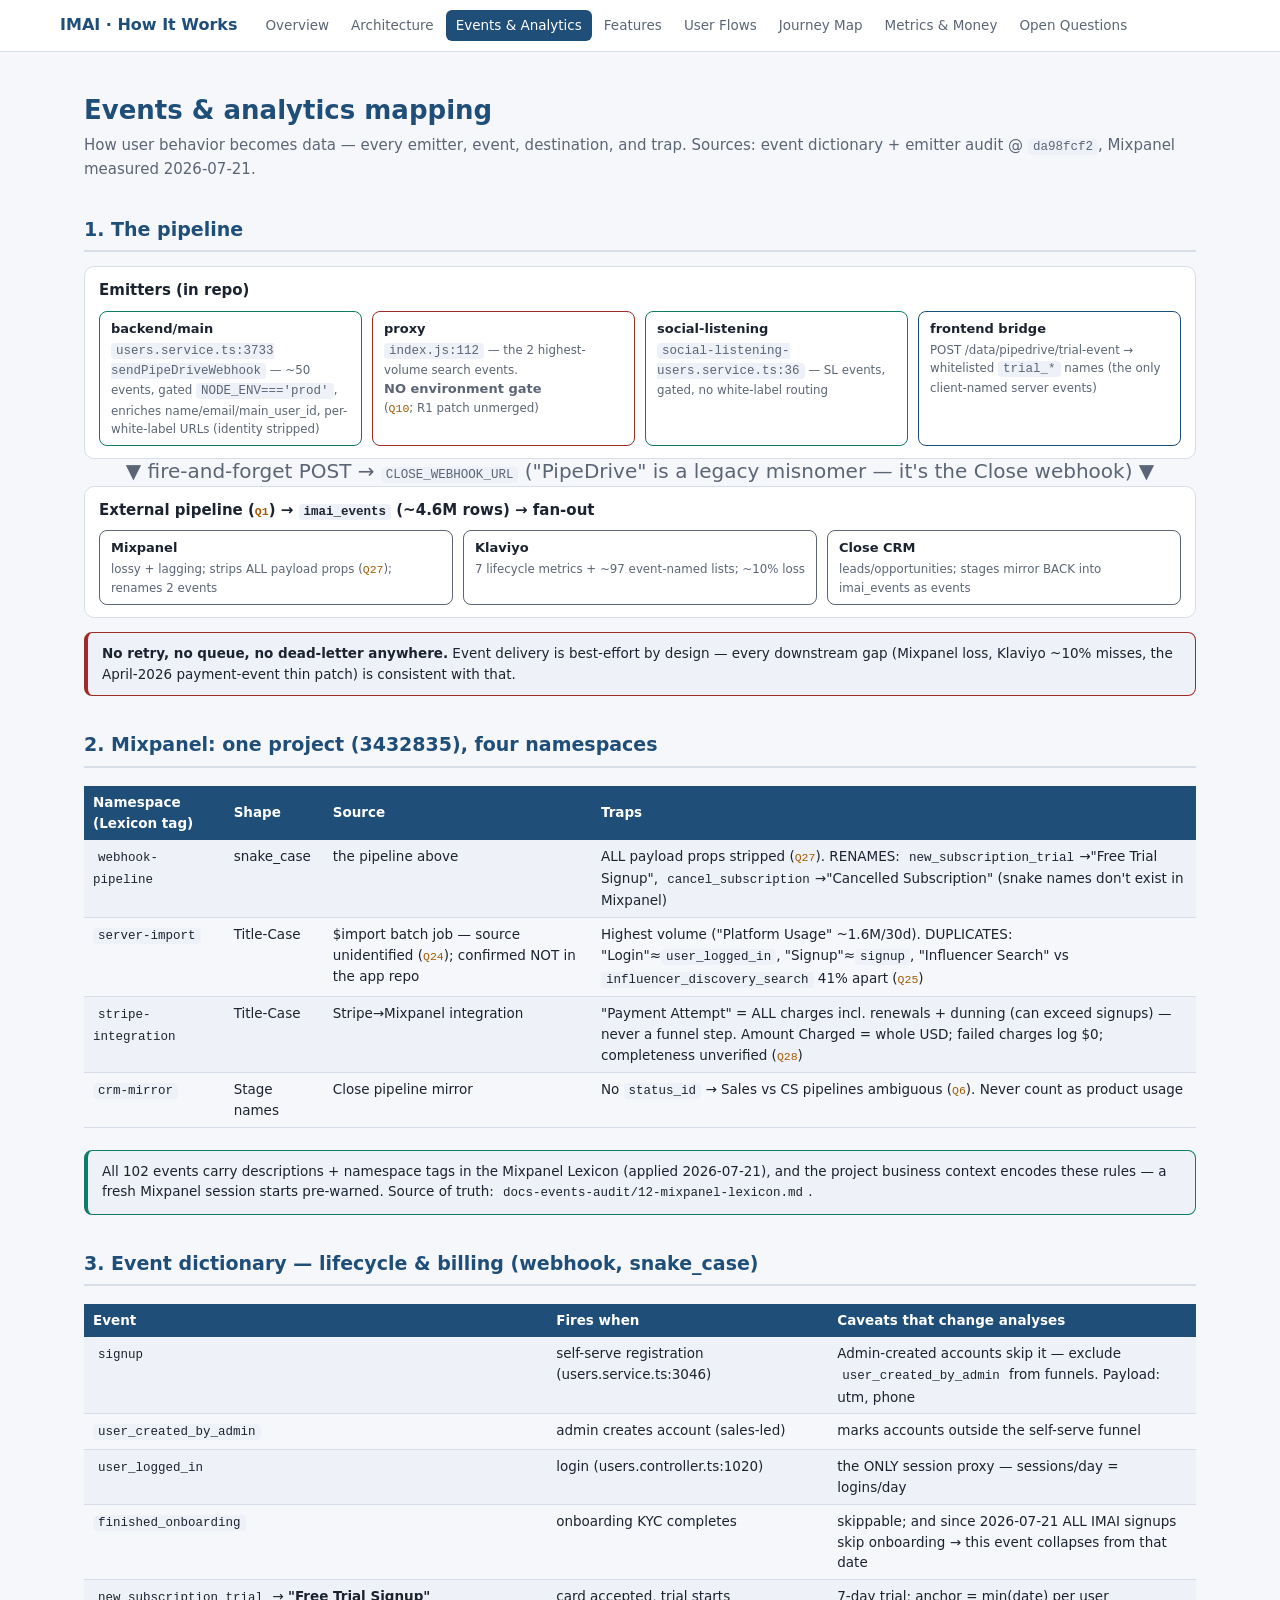
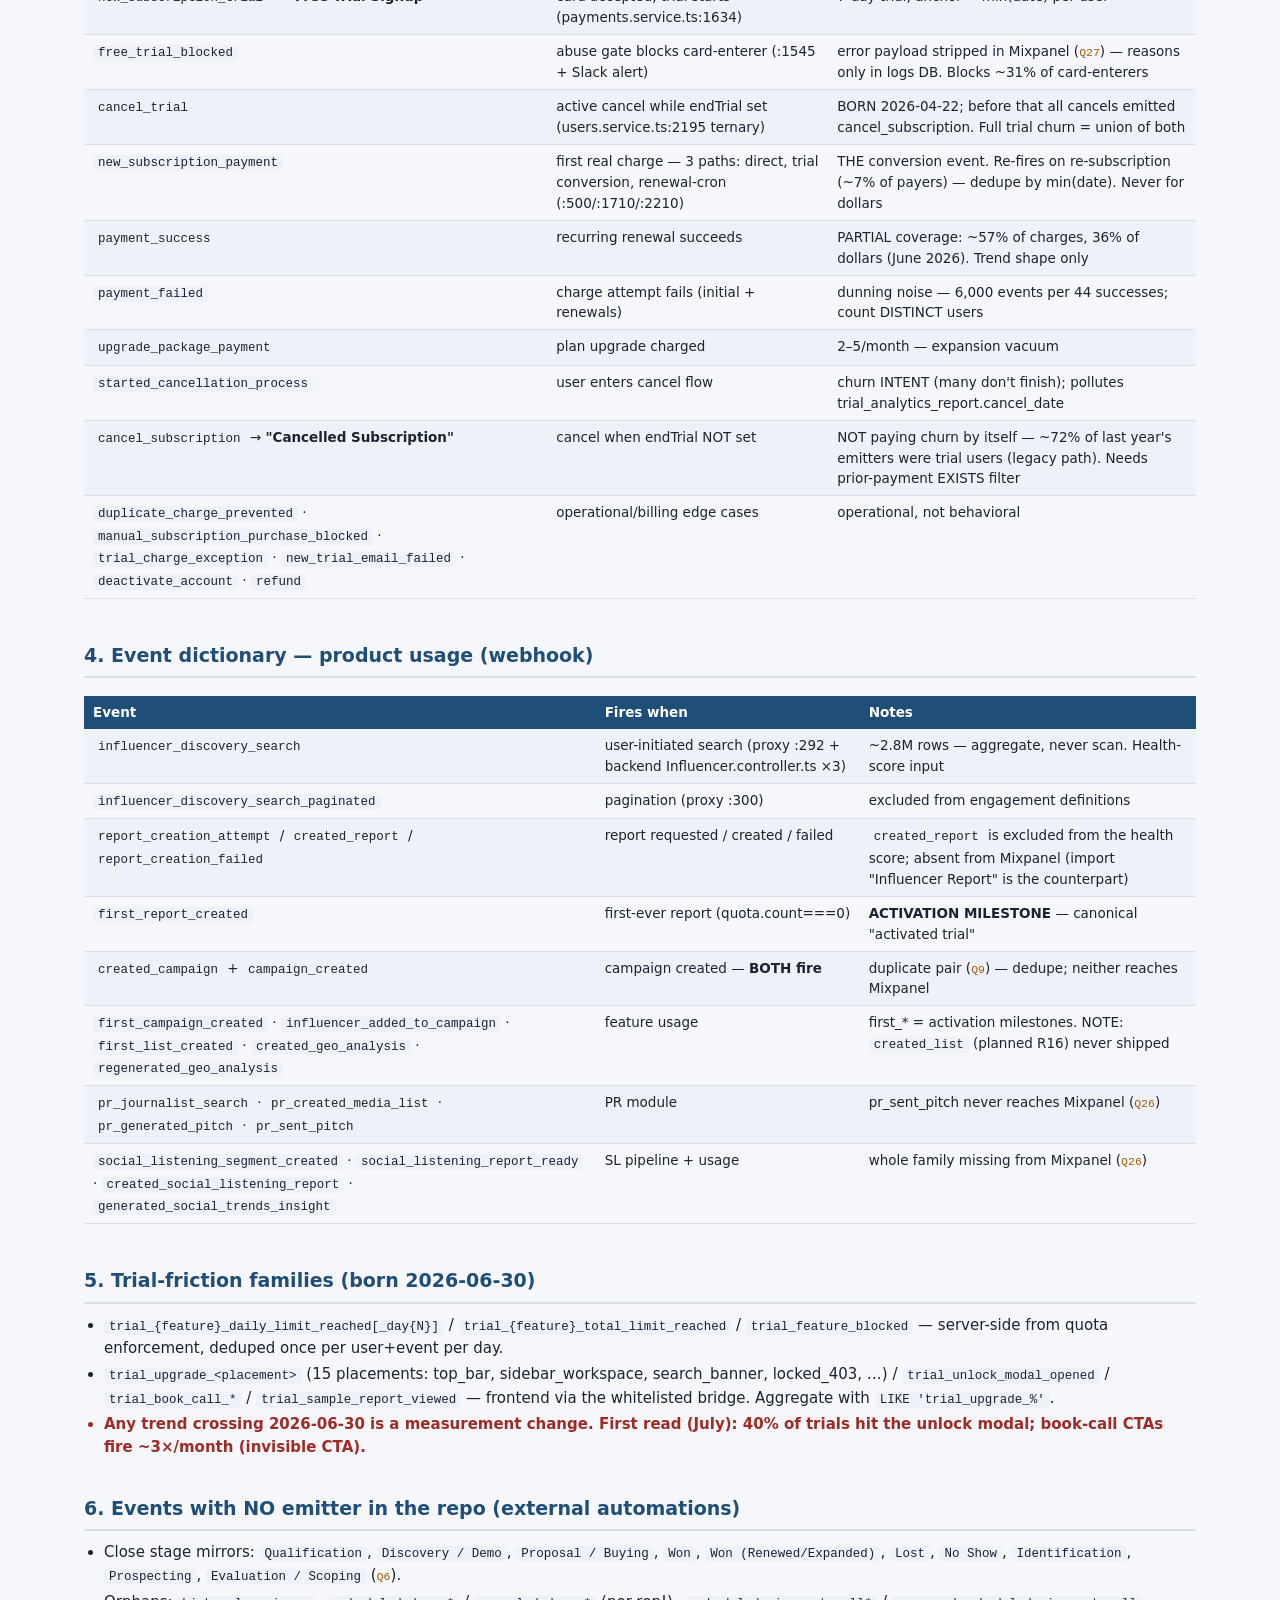
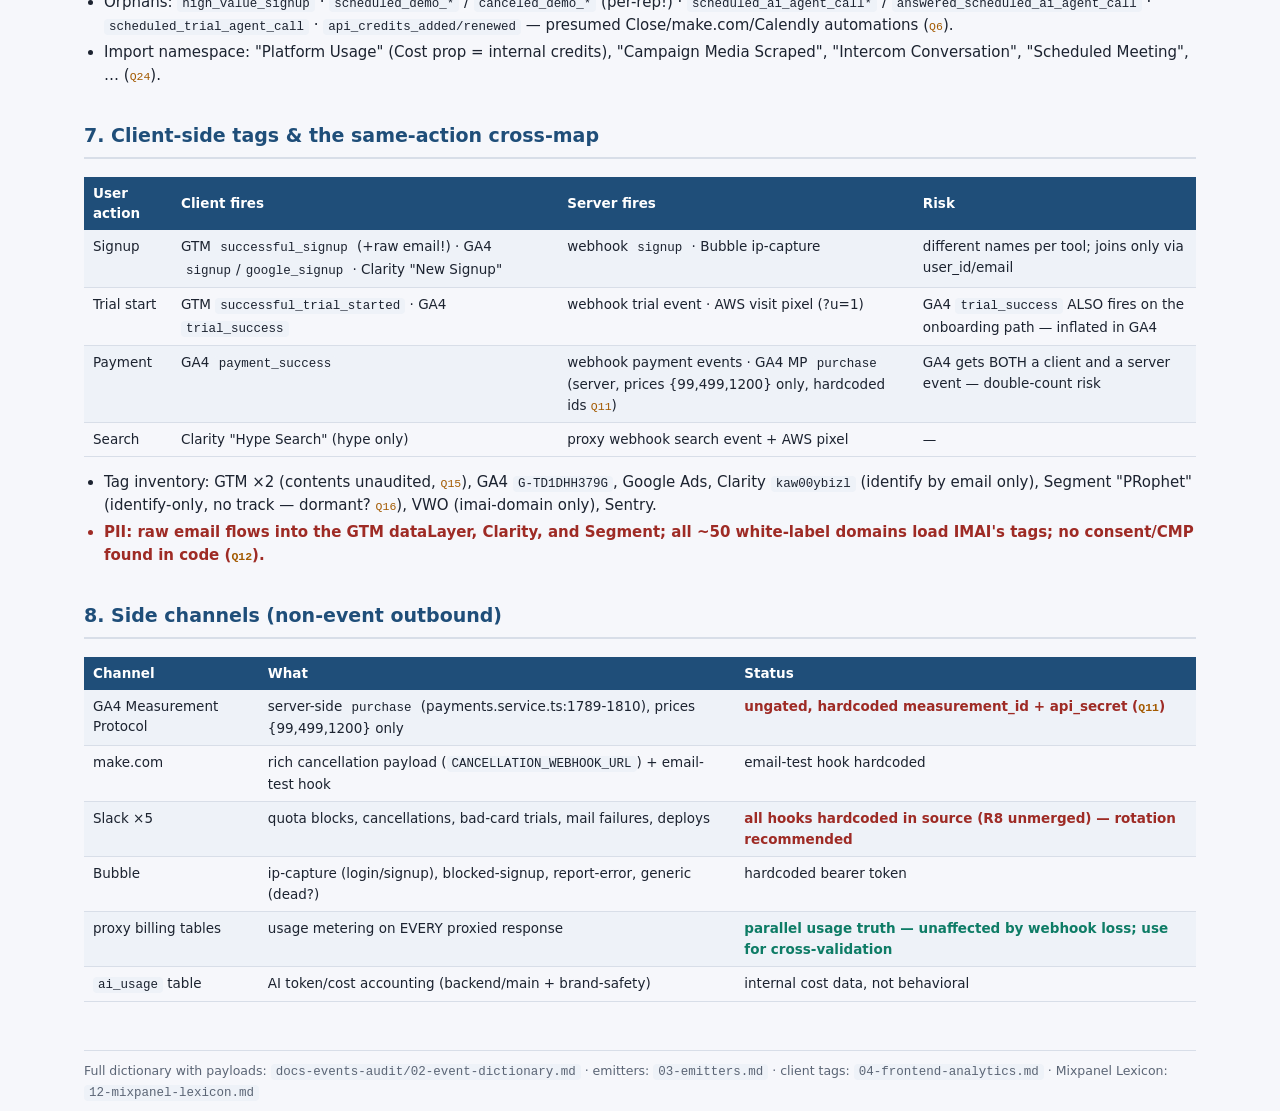
<file: site/events.html>
<!DOCTYPE html>
<html lang="en">
<head>
<meta charset="utf-8"><meta name="viewport" content="width=device-width, initial-scale=1">
<title>IMAI — Events &amp; Analytics Mapping</title>
<link rel="stylesheet" href="assets/style.css">
</head>
<body>
<header class="site"><div class="inner">
  <a class="brand" href="index.html">IMAI · How It Works</a>
  <nav>
    <a href="index.html">Overview</a>
    <a href="architecture.html">Architecture</a>
    <a class="on" href="events.html">Events &amp; Analytics</a>
    <a href="features.html">Features</a>
    <a href="user-flows.html">User Flows</a>
    <a href="journey.html">Journey Map</a>
    <a href="metrics.html">Metrics &amp; Money</a>
    <a href="open-questions.html">Open Questions</a>
  </nav>
</div></header>
<div class="wrap">

<h1>Events &amp; analytics mapping</h1>
<p class="sub">How user behavior becomes data — every emitter, event, destination, and trap. Sources: event dictionary + emitter audit @ <code>da98fcf2</code>, Mixpanel measured 2026-07-21.</p>

<h2>1. The pipeline</h2>
<div class="flow">
  <div class="lane"><h3>Emitters (in repo)</h3><div class="boxes">
    <div class="node gcp"><b>backend/main</b><small><code>users.service.ts:3733 sendPipeDriveWebhook</code> — ~50 events, gated <code>NODE_ENV==='prod'</code>, enriches name/email/main_user_id, per-white-label URLs (identity stripped)</small></div>
    <div class="node bad" style="border-color:var(--danger)"><b>proxy</b><small><code>index.js:112</code> — the 2 highest-volume search events. <b>NO environment gate</b> (<span class="qq">Q10</span>; R1 patch unmerged)</small></div>
    <div class="node gcp"><b>social-listening</b><small><code>social-listening-users.service.ts:36</code> — SL events, gated, no white-label routing</small></div>
    <div class="node"><b>frontend bridge</b><small>POST /data/pipedrive/trial-event → whitelisted <code>trial_*</code> names (the only client-named server events)</small></div>
  </div></div>
  <div class="arrow">▼ fire-and-forget POST → <code>CLOSE_WEBHOOK_URL</code> ("PipeDrive" is a legacy misnomer — it's the Close webhook) ▼</div>
  <div class="lane"><h3>External pipeline (<span class="qq">Q1</span>) → <code>imai_events</code> (~4.6M rows) → fan-out</h3><div class="boxes">
    <div class="node ext"><b>Mixpanel</b><small>lossy + lagging; strips ALL payload props (<span class="qq">Q27</span>); renames 2 events</small></div>
    <div class="node ext"><b>Klaviyo</b><small>7 lifecycle metrics + ~97 event-named lists; ~10% loss</small></div>
    <div class="node ext"><b>Close CRM</b><small>leads/opportunities; stages mirror BACK into imai_events as events</small></div>
  </div></div>
</div>
<div class="alert"><b>No retry, no queue, no dead-letter anywhere.</b> Event delivery is best-effort by design — every downstream gap (Mixpanel loss, Klaviyo ~10% misses, the April-2026 payment-event thin patch) is consistent with that.</div>

<h2>2. Mixpanel: one project (3432835), four namespaces</h2>
<div class="scroll"><table>
  <tr><th>Namespace (Lexicon tag)</th><th>Shape</th><th>Source</th><th>Traps</th></tr>
  <tr><td><code>webhook-pipeline</code></td><td>snake_case</td><td>the pipeline above</td><td>ALL payload props stripped (<span class="qq">Q27</span>). RENAMES: <code>new_subscription_trial</code>→"Free Trial Signup", <code>cancel_subscription</code>→"Cancelled Subscription" (snake names don't exist in Mixpanel)</td></tr>
  <tr><td><code>server-import</code></td><td>Title-Case</td><td>$import batch job — source unidentified (<span class="qq">Q24</span>); confirmed NOT in the app repo</td><td>Highest volume ("Platform Usage" ~1.6M/30d). DUPLICATES: "Login"≈<code>user_logged_in</code>, "Signup"≈<code>signup</code>, "Influencer Search" vs <code>influencer_discovery_search</code> 41% apart (<span class="qq">Q25</span>)</td></tr>
  <tr><td><code>stripe-integration</code></td><td>Title-Case</td><td>Stripe→Mixpanel integration</td><td>"Payment Attempt" = ALL charges incl. renewals + dunning (can exceed signups) — never a funnel step. Amount Charged = whole USD; failed charges log $0; completeness unverified (<span class="qq">Q28</span>)</td></tr>
  <tr><td><code>crm-mirror</code></td><td>Stage names</td><td>Close pipeline mirror</td><td>No <code>status_id</code> → Sales vs CS pipelines ambiguous (<span class="qq">Q6</span>). Never count as product usage</td></tr>
</table></div>
<div class="good">All 102 events carry descriptions + namespace tags in the Mixpanel Lexicon (applied 2026-07-21), and the project business context encodes these rules — a fresh Mixpanel session starts pre-warned. Source of truth: <code>docs-events-audit/12-mixpanel-lexicon.md</code>.</div>

<h2>3. Event dictionary — lifecycle &amp; billing (webhook, snake_case)</h2>
<div class="scroll"><table>
  <tr><th>Event</th><th>Fires when</th><th>Caveats that change analyses</th></tr>
  <tr><td><code>signup</code></td><td>self-serve registration (users.service.ts:3046)</td><td>Admin-created accounts skip it — exclude <code>user_created_by_admin</code> from funnels. Payload: utm, phone</td></tr>
  <tr><td><code>user_created_by_admin</code></td><td>admin creates account (sales-led)</td><td>marks accounts outside the self-serve funnel</td></tr>
  <tr><td><code>user_logged_in</code></td><td>login (users.controller.ts:1020)</td><td>the ONLY session proxy — sessions/day = logins/day</td></tr>
  <tr><td><code>finished_onboarding</code></td><td>onboarding KYC completes</td><td>skippable; and since 2026-07-21 ALL IMAI signups skip onboarding → this event collapses from that date</td></tr>
  <tr><td><code>new_subscription_trial</code> → <b>"Free Trial Signup"</b></td><td>card accepted, trial starts (payments.service.ts:1634)</td><td>7-day trial; anchor = min(date) per user</td></tr>
  <tr><td><code>free_trial_blocked</code></td><td>abuse gate blocks card-enterer (:1545 + Slack alert)</td><td>error payload stripped in Mixpanel (<span class="qq">Q27</span>) — reasons only in logs DB. Blocks ~31% of card-enterers</td></tr>
  <tr><td><code>cancel_trial</code></td><td>active cancel while endTrial set (users.service.ts:2195 ternary)</td><td>BORN 2026-04-22; before that all cancels emitted cancel_subscription. Full trial churn = union of both</td></tr>
  <tr><td><code>new_subscription_payment</code></td><td>first real charge — 3 paths: direct, trial conversion, renewal-cron (:500/:1710/:2210)</td><td>THE conversion event. Re-fires on re-subscription (~7% of payers) — dedupe by min(date). Never for dollars</td></tr>
  <tr><td><code>payment_success</code></td><td>recurring renewal succeeds</td><td>PARTIAL coverage: ~57% of charges, 36% of dollars (June 2026). Trend shape only</td></tr>
  <tr><td><code>payment_failed</code></td><td>charge attempt fails (initial + renewals)</td><td>dunning noise — 6,000 events per 44 successes; count DISTINCT users</td></tr>
  <tr><td><code>upgrade_package_payment</code></td><td>plan upgrade charged</td><td>2–5/month — expansion vacuum</td></tr>
  <tr><td><code>started_cancellation_process</code></td><td>user enters cancel flow</td><td>churn INTENT (many don't finish); pollutes trial_analytics_report.cancel_date</td></tr>
  <tr><td><code>cancel_subscription</code> → <b>"Cancelled Subscription"</b></td><td>cancel when endTrial NOT set</td><td>NOT paying churn by itself — ~72% of last year's emitters were trial users (legacy path). Needs prior-payment EXISTS filter</td></tr>
  <tr><td><code>duplicate_charge_prevented</code> · <code>manual_subscription_purchase_blocked</code> · <code>trial_charge_exception</code> · <code>new_trial_email_failed</code> · <code>deactivate_account</code> · <code>refund</code></td><td>operational/billing edge cases</td><td>operational, not behavioral</td></tr>
</table></div>

<h2>4. Event dictionary — product usage (webhook)</h2>
<div class="scroll"><table>
  <tr><th>Event</th><th>Fires when</th><th>Notes</th></tr>
  <tr><td><code>influencer_discovery_search</code></td><td>user-initiated search (proxy :292 + backend Influencer.controller.ts ×3)</td><td>~2.8M rows — aggregate, never scan. Health-score input</td></tr>
  <tr><td><code>influencer_discovery_search_paginated</code></td><td>pagination (proxy :300)</td><td>excluded from engagement definitions</td></tr>
  <tr><td><code>report_creation_attempt</code> / <code>created_report</code> / <code>report_creation_failed</code></td><td>report requested / created / failed</td><td><code>created_report</code> is excluded from the health score; absent from Mixpanel (import "Influencer Report" is the counterpart)</td></tr>
  <tr><td><code>first_report_created</code></td><td>first-ever report (quota.count===0)</td><td><b>ACTIVATION MILESTONE</b> — canonical "activated trial"</td></tr>
  <tr><td><code>created_campaign</code> + <code>campaign_created</code></td><td>campaign created — <b>BOTH fire</b></td><td>duplicate pair (<span class="qq">Q9</span>) — dedupe; neither reaches Mixpanel</td></tr>
  <tr><td><code>first_campaign_created</code> · <code>influencer_added_to_campaign</code> · <code>first_list_created</code> · <code>created_geo_analysis</code> · <code>regenerated_geo_analysis</code></td><td>feature usage</td><td>first_* = activation milestones. NOTE: <code>created_list</code> (planned R16) never shipped</td></tr>
  <tr><td><code>pr_journalist_search</code> · <code>pr_created_media_list</code> · <code>pr_generated_pitch</code> · <code>pr_sent_pitch</code></td><td>PR module</td><td>pr_sent_pitch never reaches Mixpanel (<span class="qq">Q26</span>)</td></tr>
  <tr><td><code>social_listening_segment_created</code> · <code>social_listening_report_ready</code> · <code>created_social_listening_report</code> · <code>generated_social_trends_insight</code></td><td>SL pipeline + usage</td><td>whole family missing from Mixpanel (<span class="qq">Q26</span>)</td></tr>
</table></div>

<h2>5. Trial-friction families (born 2026-06-30)</h2>
<ul>
  <li><code>trial_{feature}_daily_limit_reached[_day{N}]</code> / <code>trial_{feature}_total_limit_reached</code> / <code>trial_feature_blocked</code> — server-side from quota enforcement, deduped once per user+event per day.</li>
  <li><code>trial_upgrade_&lt;placement&gt;</code> (15 placements: top_bar, sidebar_workspace, search_banner, locked_403, …) / <code>trial_unlock_modal_opened</code> / <code>trial_book_call_*</code> / <code>trial_sample_report_viewed</code> — frontend via the whitelisted bridge. Aggregate with <code>LIKE 'trial_upgrade_%'</code>.</li>
  <li class="danger">Any trend crossing 2026-06-30 is a measurement change. First read (July): 40% of trials hit the unlock modal; book-call CTAs fire ~3×/month (invisible CTA).</li>
</ul>

<h2>6. Events with NO emitter in the repo (external automations)</h2>
<ul>
  <li>Close stage mirrors: <code>Qualification</code>, <code>Discovery / Demo</code>, <code>Proposal / Buying</code>, <code>Won</code>, <code>Won (Renewed/Expanded)</code>, <code>Lost</code>, <code>No Show</code>, <code>Identification</code>, <code>Prospecting</code>, <code>Evaluation / Scoping</code> (<span class="qq">Q6</span>).</li>
  <li>Orphans: <code>high_value_signup</code> · <code>scheduled_demo_*</code> / <code>canceled_demo_*</code> (per-rep!) · <code>scheduled_ai_agent_call*</code> / <code>answered_scheduled_ai_agent_call</code> · <code>scheduled_trial_agent_call</code> · <code>api_credits_added/renewed</code> — presumed Close/make.com/Calendly automations (<span class="qq">Q6</span>).</li>
  <li>Import namespace: "Platform Usage" (Cost prop = internal credits), "Campaign Media Scraped", "Intercom Conversation", "Scheduled Meeting", … (<span class="qq">Q24</span>).</li>
</ul>

<h2>7. Client-side tags &amp; the same-action cross-map</h2>
<div class="scroll"><table>
  <tr><th>User action</th><th>Client fires</th><th>Server fires</th><th>Risk</th></tr>
  <tr><td>Signup</td><td>GTM <code>successful_signup</code> (+raw email!) · GA4 <code>signup</code>/<code>google_signup</code> · Clarity "New Signup"</td><td>webhook <code>signup</code> · Bubble ip-capture</td><td>different names per tool; joins only via user_id/email</td></tr>
  <tr><td>Trial start</td><td>GTM <code>successful_trial_started</code> · GA4 <code>trial_success</code></td><td>webhook trial event · AWS visit pixel (?u=1)</td><td>GA4 <code>trial_success</code> ALSO fires on the onboarding path — inflated in GA4</td></tr>
  <tr><td>Payment</td><td>GA4 <code>payment_success</code></td><td>webhook payment events · GA4 MP <code>purchase</code> (server, prices {99,499,1200} only, hardcoded ids <span class="qq">Q11</span>)</td><td>GA4 gets BOTH a client and a server event — double-count risk</td></tr>
  <tr><td>Search</td><td>Clarity "Hype Search" (hype only)</td><td>proxy webhook search event + AWS pixel</td><td>—</td></tr>
</table></div>
<ul>
  <li>Tag inventory: GTM ×2 (contents unaudited, <span class="qq">Q15</span>), GA4 <code>G-TD1DHH379G</code>, Google Ads, Clarity <code>kaw00ybizl</code> (identify by email only), Segment "PRophet" (identify-only, no track — dormant? <span class="qq">Q16</span>), VWO (imai-domain only), Sentry.</li>
  <li class="danger">PII: raw email flows into the GTM dataLayer, Clarity, and Segment; all ~50 white-label domains load IMAI's tags; no consent/CMP found in code (<span class="qq">Q12</span>).</li>
</ul>

<h2>8. Side channels (non-event outbound)</h2>
<div class="scroll"><table>
  <tr><th>Channel</th><th>What</th><th>Status</th></tr>
  <tr><td>GA4 Measurement Protocol</td><td>server-side <code>purchase</code> (payments.service.ts:1789-1810), prices {99,499,1200} only</td><td class="danger">ungated, hardcoded measurement_id + api_secret (<span class="qq">Q11</span>)</td></tr>
  <tr><td>make.com</td><td>rich cancellation payload (<code>CANCELLATION_WEBHOOK_URL</code>) + email-test hook</td><td>email-test hook hardcoded</td></tr>
  <tr><td>Slack ×5</td><td>quota blocks, cancellations, bad-card trials, mail failures, deploys</td><td class="danger">all hooks hardcoded in source (R8 unmerged) — rotation recommended</td></tr>
  <tr><td>Bubble</td><td>ip-capture (login/signup), blocked-signup, report-error, generic (dead?)</td><td>hardcoded bearer token</td></tr>
  <tr><td>proxy billing tables</td><td>usage metering on EVERY proxied response</td><td class="ok">parallel usage truth — unaffected by webhook loss; use for cross-validation</td></tr>
  <tr><td><code>ai_usage</code> table</td><td>AI token/cost accounting (backend/main + brand-safety)</td><td>internal cost data, not behavioral</td></tr>
</table></div>

<footer>Full dictionary with payloads: <code>docs-events-audit/02-event-dictionary.md</code> · emitters: <code>03-emitters.md</code> · client tags: <code>04-frontend-analytics.md</code> · Mixpanel Lexicon: <code>12-mixpanel-lexicon.md</code></footer>
</div>
</body>
</html>
</file>
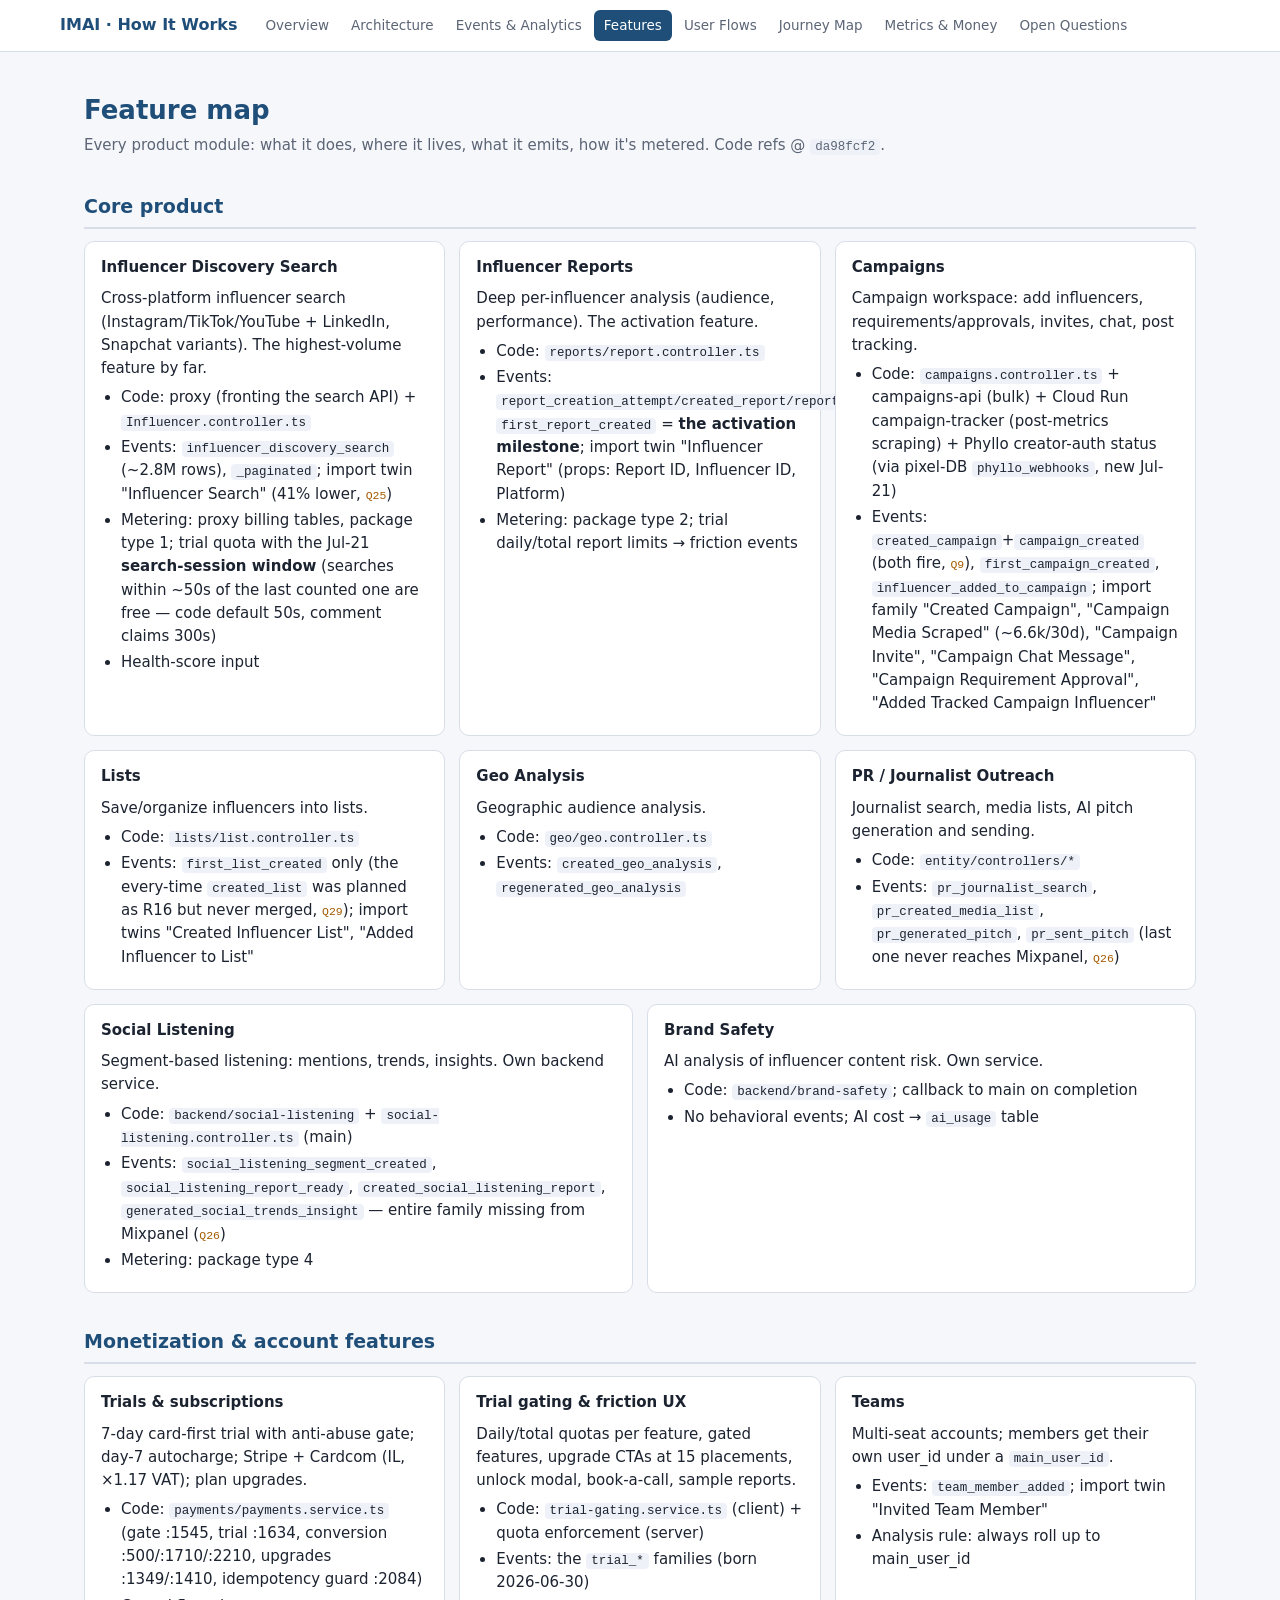
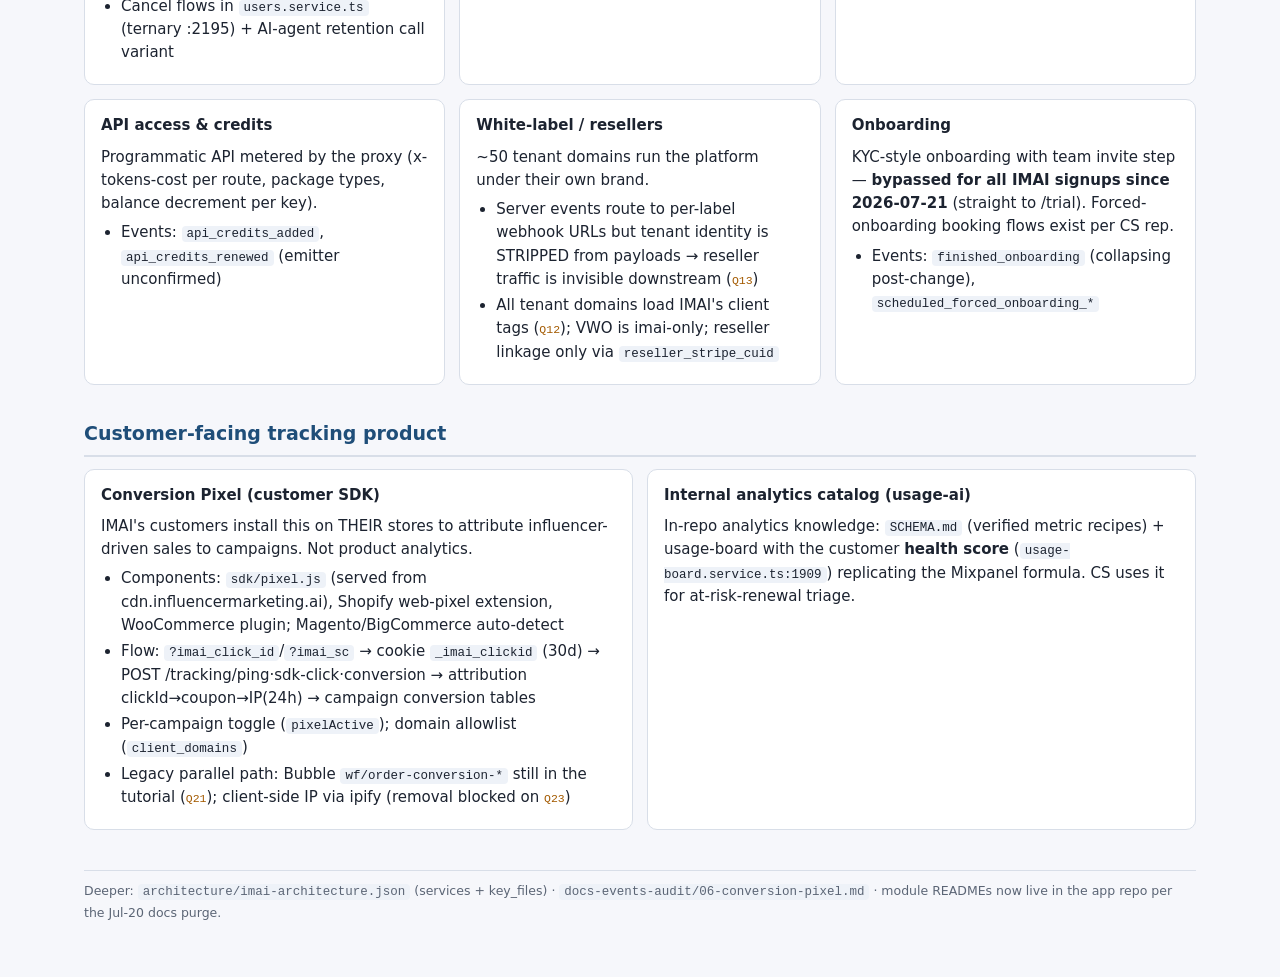
<file: site/features.html>
<!DOCTYPE html>
<html lang="en">
<head>
<meta charset="utf-8"><meta name="viewport" content="width=device-width, initial-scale=1">
<title>IMAI — Features</title>
<link rel="stylesheet" href="assets/style.css">
</head>
<body>
<header class="site"><div class="inner">
  <a class="brand" href="index.html">IMAI · How It Works</a>
  <nav>
    <a href="index.html">Overview</a>
    <a href="architecture.html">Architecture</a>
    <a href="events.html">Events &amp; Analytics</a>
    <a class="on" href="features.html">Features</a>
    <a href="user-flows.html">User Flows</a>
    <a href="journey.html">Journey Map</a>
    <a href="metrics.html">Metrics &amp; Money</a>
    <a href="open-questions.html">Open Questions</a>
  </nav>
</div></header>
<div class="wrap">

<h1>Feature map</h1>
<p class="sub">Every product module: what it does, where it lives, what it emits, how it's metered. Code refs @ <code>da98fcf2</code>.</p>

<h2>Core product</h2>
<div class="cols">
  <div class="card"><h3>Influencer Discovery Search</h3>
    Cross-platform influencer search (Instagram/TikTok/YouTube + LinkedIn, Snapchat variants). The highest-volume feature by far.
    <ul><li>Code: proxy (fronting the search API) + <code>Influencer.controller.ts</code></li>
    <li>Events: <code>influencer_discovery_search</code> (~2.8M rows), <code>_paginated</code>; import twin "Influencer Search" (41% lower, <span class="qq">Q25</span>)</li>
    <li>Metering: proxy billing tables, package type 1; trial quota with the Jul-21 <b>search-session window</b> (searches within ~50s of the last counted one are free — code default 50s, comment claims 300s)</li>
    <li>Health-score input</li></ul></div>
  <div class="card"><h3>Influencer Reports</h3>
    Deep per-influencer analysis (audience, performance). The activation feature.
    <ul><li>Code: <code>reports/report.controller.ts</code></li>
    <li>Events: <code>report_creation_attempt/created_report/report_creation_failed</code>, <code>first_report_created</code> = <b>the activation milestone</b>; import twin "Influencer Report" (props: Report ID, Influencer ID, Platform)</li>
    <li>Metering: package type 2; trial daily/total report limits → friction events</li></ul></div>
  <div class="card"><h3>Campaigns</h3>
    Campaign workspace: add influencers, requirements/approvals, invites, chat, post tracking.
    <ul><li>Code: <code>campaigns.controller.ts</code> + campaigns-api (bulk) + Cloud Run campaign-tracker (post-metrics scraping) + Phyllo creator-auth status (via pixel-DB <code>phyllo_webhooks</code>, new Jul-21)</li>
    <li>Events: <code>created_campaign</code>+<code>campaign_created</code> (both fire, <span class="qq">Q9</span>), <code>first_campaign_created</code>, <code>influencer_added_to_campaign</code>; import family "Created Campaign", "Campaign Media Scraped" (~6.6k/30d), "Campaign Invite", "Campaign Chat Message", "Campaign Requirement Approval", "Added Tracked Campaign Influencer"</li></ul></div>
  <div class="card"><h3>Lists</h3>
    Save/organize influencers into lists.
    <ul><li>Code: <code>lists/list.controller.ts</code></li>
    <li>Events: <code>first_list_created</code> only (the every-time <code>created_list</code> was planned as R16 but never merged, <span class="qq">Q29</span>); import twins "Created Influencer List", "Added Influencer to List"</li></ul></div>
  <div class="card"><h3>Geo Analysis</h3>
    Geographic audience analysis.
    <ul><li>Code: <code>geo/geo.controller.ts</code></li><li>Events: <code>created_geo_analysis</code>, <code>regenerated_geo_analysis</code></li></ul></div>
  <div class="card"><h3>PR / Journalist Outreach</h3>
    Journalist search, media lists, AI pitch generation and sending.
    <ul><li>Code: <code>entity/controllers/*</code></li>
    <li>Events: <code>pr_journalist_search</code>, <code>pr_created_media_list</code>, <code>pr_generated_pitch</code>, <code>pr_sent_pitch</code> (last one never reaches Mixpanel, <span class="qq">Q26</span>)</li></ul></div>
  <div class="card"><h3>Social Listening</h3>
    Segment-based listening: mentions, trends, insights. Own backend service.
    <ul><li>Code: <code>backend/social-listening</code> + <code>social-listening.controller.ts</code> (main)</li>
    <li>Events: <code>social_listening_segment_created</code>, <code>social_listening_report_ready</code>, <code>created_social_listening_report</code>, <code>generated_social_trends_insight</code> — entire family missing from Mixpanel (<span class="qq">Q26</span>)</li>
    <li>Metering: package type 4</li></ul></div>
  <div class="card"><h3>Brand Safety</h3>
    AI analysis of influencer content risk. Own service.
    <ul><li>Code: <code>backend/brand-safety</code>; callback to main on completion</li>
    <li>No behavioral events; AI cost → <code>ai_usage</code> table</li></ul></div>
</div>

<h2>Monetization &amp; account features</h2>
<div class="cols">
  <div class="card"><h3>Trials &amp; subscriptions</h3>
    7-day card-first trial with anti-abuse gate; day-7 autocharge; Stripe + Cardcom (IL, ×1.17 VAT); plan upgrades.
    <ul><li>Code: <code>payments/payments.service.ts</code> (gate :1545, trial :1634, conversion :500/:1710/:2210, upgrades :1349/:1410, idempotency guard :2084)</li>
    <li>Cancel flows in <code>users.service.ts</code> (ternary :2195) + AI-agent retention call variant</li></ul></div>
  <div class="card"><h3>Trial gating &amp; friction UX</h3>
    Daily/total quotas per feature, gated features, upgrade CTAs at 15 placements, unlock modal, book-a-call, sample reports.
    <ul><li>Code: <code>trial-gating.service.ts</code> (client) + quota enforcement (server)</li>
    <li>Events: the <code>trial_*</code> families (born 2026-06-30)</li></ul></div>
  <div class="card"><h3>Teams</h3>
    Multi-seat accounts; members get their own user_id under a <code>main_user_id</code>.
    <ul><li>Events: <code>team_member_added</code>; import twin "Invited Team Member"</li>
    <li>Analysis rule: always roll up to main_user_id</li></ul></div>
  <div class="card"><h3>API access &amp; credits</h3>
    Programmatic API metered by the proxy (x-tokens-cost per route, package types, balance decrement per key).
    <ul><li>Events: <code>api_credits_added</code>, <code>api_credits_renewed</code> (emitter unconfirmed)</li></ul></div>
  <div class="card"><h3>White-label / resellers</h3>
    ~50 tenant domains run the platform under their own brand.
    <ul><li>Server events route to per-label webhook URLs but tenant identity is STRIPPED from payloads → reseller traffic is invisible downstream (<span class="qq">Q13</span>)</li>
    <li>All tenant domains load IMAI's client tags (<span class="qq">Q12</span>); VWO is imai-only; reseller linkage only via <code>reseller_stripe_cuid</code></li></ul></div>
  <div class="card"><h3>Onboarding</h3>
    KYC-style onboarding with team invite step — <b>bypassed for all IMAI signups since 2026-07-21</b> (straight to /trial). Forced-onboarding booking flows exist per CS rep.
    <ul><li>Events: <code>finished_onboarding</code> (collapsing post-change), <code>scheduled_forced_onboarding_*</code></li></ul></div>
</div>

<h2>Customer-facing tracking product</h2>
<div class="cols">
  <div class="card"><h3>Conversion Pixel (customer SDK)</h3>
    IMAI's customers install this on THEIR stores to attribute influencer-driven sales to campaigns. Not product analytics.
    <ul><li>Components: <code>sdk/pixel.js</code> (served from cdn.influencermarketing.ai), Shopify web-pixel extension, WooCommerce plugin; Magento/BigCommerce auto-detect</li>
    <li>Flow: <code>?imai_click_id</code>/<code>?imai_sc</code> → cookie <code>_imai_clickid</code> (30d) → POST /tracking/ping·sdk-click·conversion → attribution clickId→coupon→IP(24h) → campaign conversion tables</li>
    <li>Per-campaign toggle (<code>pixelActive</code>); domain allowlist (<code>client_domains</code>)</li>
    <li>Legacy parallel path: Bubble <code>wf/order-conversion-*</code> still in the tutorial (<span class="qq">Q21</span>); client-side IP via ipify (removal blocked on <span class="qq">Q23</span>)</li></ul></div>
  <div class="card"><h3>Internal analytics catalog (usage-ai)</h3>
    In-repo analytics knowledge: <code>SCHEMA.md</code> (verified metric recipes) + usage-board with the customer <b>health score</b> (<code>usage-board.service.ts:1909</code>) replicating the Mixpanel formula. CS uses it for at-risk-renewal triage.</div>
</div>

<footer>Deeper: <code>architecture/imai-architecture.json</code> (services + key_files) · <code>docs-events-audit/06-conversion-pixel.md</code> · module READMEs now live in the app repo per the Jul-20 docs purge.</footer>
</div>
</body>
</html>
</file>
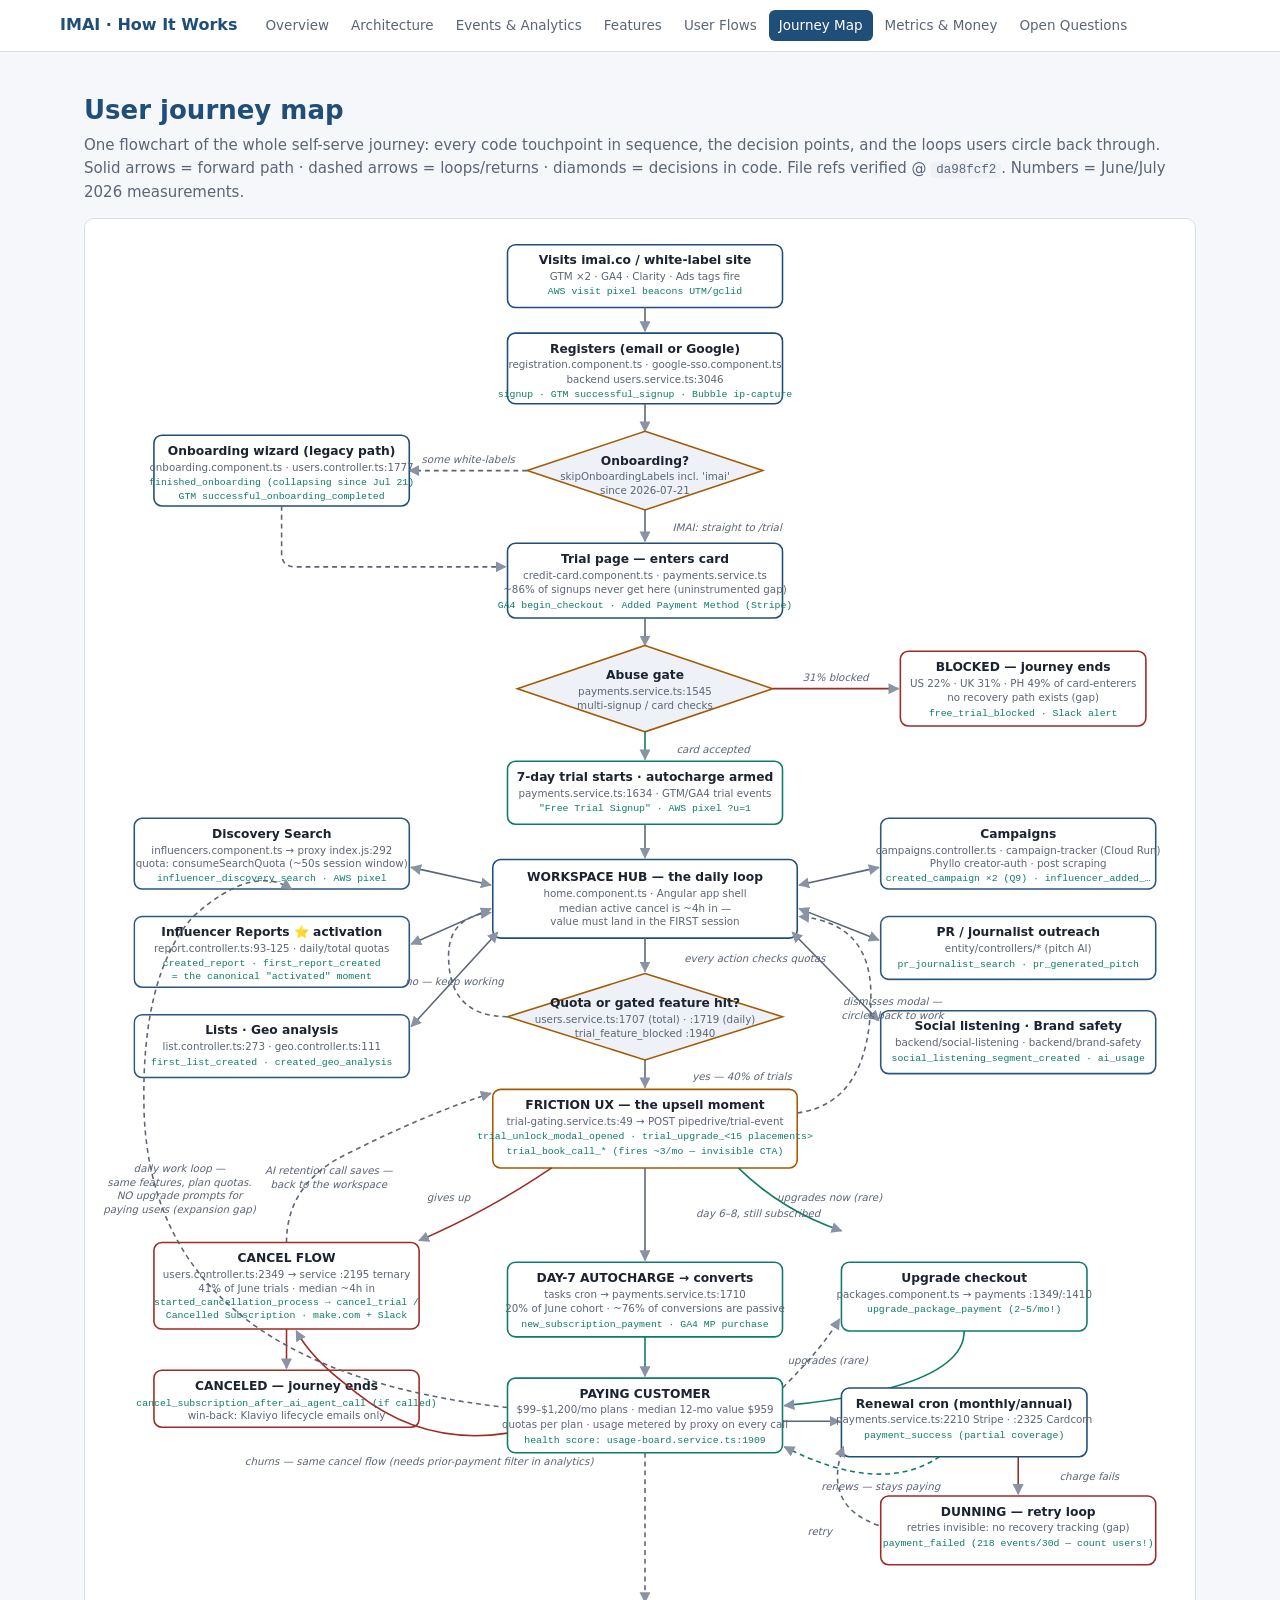
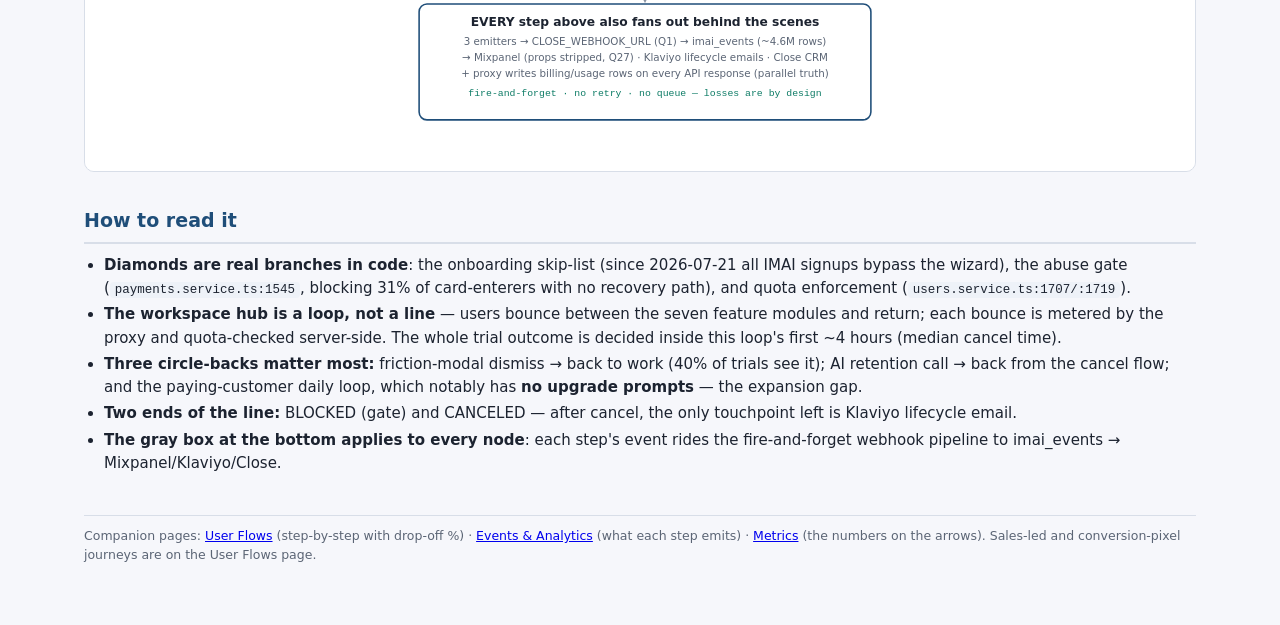
<file: site/journey.html>
<!DOCTYPE html>
<html lang="en">
<head>
<meta charset="utf-8"><meta name="viewport" content="width=device-width, initial-scale=1">
<title>IMAI — User Journey Map</title>
<link rel="stylesheet" href="assets/style.css">
<style>
  .jmap{background:var(--card);border:1px solid var(--line);border-radius:10px;padding:10px}
  .jmap svg{display:block;min-width:1100px;width:100%;height:auto;font:12px system-ui,Segoe UI,Roboto,sans-serif}
  svg .box{fill:var(--card);stroke:var(--accent);stroke-width:1.6;rx:8}
  svg .box.good{stroke:var(--accent2)}
  svg .box.bad{stroke:var(--danger)}
  svg .box.warn{stroke:var(--warn)}
  svg .box.feat{stroke:var(--accent);stroke-dasharray:none;opacity:.95}
  svg .dia{fill:var(--chip);stroke:var(--warn);stroke-width:1.6}
  svg text{fill:var(--ink)}
  svg .t{font-weight:700;font-size:12.5px}
  svg .s{fill:var(--muted);font-size:10.5px}
  svg .ev{fill:var(--accent2);font-size:10px;font-family:var(--mono)}
  svg .lbl{fill:var(--muted);font-size:10.5px;font-style:italic}
  svg .edge{stroke:var(--muted);stroke-width:1.6;fill:none;marker-end:url(#arr)}
  svg .edge.loop{stroke-dasharray:5 4}
  svg .edge.bad{stroke:var(--danger)}
  svg .edge.good{stroke:var(--accent2)}
  svg .edge.both{marker-start:url(#arrs)}
</style>
</head>
<body>
<header class="site"><div class="inner">
  <a class="brand" href="index.html">IMAI · How It Works</a>
  <nav>
    <a href="index.html">Overview</a>
    <a href="architecture.html">Architecture</a>
    <a href="events.html">Events &amp; Analytics</a>
    <a href="features.html">Features</a>
    <a href="user-flows.html">User Flows</a>
    <a class="on" href="journey.html">Journey Map</a>
    <a href="metrics.html">Metrics &amp; Money</a>
    <a href="open-questions.html">Open Questions</a>
  </nav>
</div></header>
<div class="wrap">

<h1>User journey map</h1>
<p class="sub">One flowchart of the whole self-serve journey: every code touchpoint in sequence, the decision points, and the loops users circle back through. Solid arrows = forward path · dashed arrows = loops/returns · diamonds = decisions in code. File refs verified @ <code>da98fcf2</code>. Numbers = June/July 2026 measurements.</p>

<div class="jmap scroll">
<svg viewBox="0 0 1120 1560" xmlns="http://www.w3.org/2000/svg" role="img" aria-label="IMAI user journey flowchart">
<defs>
  <marker id="arr" viewBox="0 0 10 10" refX="9" refY="5" markerWidth="7" markerHeight="7" orient="auto-start-reverse"><path d="M0 0 L10 5 L0 10 z" fill="#8a93a3"/></marker>
  <marker id="arrs" viewBox="0 0 10 10" refX="1" refY="5" markerWidth="7" markerHeight="7" orient="auto"><path d="M10 0 L0 5 L10 10 z" fill="#8a93a3"/></marker>
</defs>

<!-- ===== SPINE: acquisition ===== -->
<rect class="box" x="420" y="16" width="280" height="64" rx="8"/>
<text x="560" y="36" text-anchor="middle" class="t">Visits imai.co / white-label site</text>
<text x="560" y="52" text-anchor="middle" class="s">GTM ×2 · GA4 · Clarity · Ads tags fire</text>
<text x="560" y="66" text-anchor="middle" class="ev">AWS visit pixel beacons UTM/gclid</text>

<path class="edge" d="M560 80 V104"/>

<rect class="box" x="420" y="106" width="280" height="72" rx="8"/>
<text x="560" y="126" text-anchor="middle" class="t">Registers (email or Google)</text>
<text x="560" y="142" text-anchor="middle" class="s">registration.component.ts · google-sso.component.ts</text>
<text x="560" y="157" text-anchor="middle" class="s">backend users.service.ts:3046</text>
<text x="560" y="171" text-anchor="middle" class="ev">signup · GTM successful_signup · Bubble ip-capture</text>

<path class="edge" d="M560 178 V206"/>

<!-- onboarding decision -->
<polygon class="dia" points="560,206 680,246 560,286 440,246"/>
<text x="560" y="240" text-anchor="middle" class="t">Onboarding?</text>
<text x="560" y="256" text-anchor="middle" class="s">skipOnboardingLabels incl. 'imai'</text>
<text x="560" y="270" text-anchor="middle" class="s">since 2026-07-21</text>

<!-- legacy onboarding branch (left) -->
<path class="edge loop" d="M440 246 H320"/>
<text x="380" y="238" text-anchor="middle" class="lbl">some white-labels</text>
<rect class="box" x="60" y="210" width="260" height="72" rx="8"/>
<text x="190" y="230" text-anchor="middle" class="t">Onboarding wizard (legacy path)</text>
<text x="190" y="246" text-anchor="middle" class="s">onboarding.component.ts · users.controller.ts:1777</text>
<text x="190" y="261" text-anchor="middle" class="ev">finished_onboarding (collapsing since Jul 21)</text>
<text x="190" y="275" text-anchor="middle" class="ev">GTM successful_onboarding_completed</text>
<path class="edge loop" d="M190 282 V330 Q190 344 204 344 H418"/>

<!-- main: straight to trial -->
<path class="edge" d="M560 286 V318"/>
<text x="588" y="308" class="lbl">IMAI: straight to /trial</text>

<rect class="box" x="420" y="320" width="280" height="76" rx="8"/>
<text x="560" y="340" text-anchor="middle" class="t">Trial page — enters card</text>
<text x="560" y="356" text-anchor="middle" class="s">credit-card.component.ts · payments.service.ts</text>
<text x="560" y="371" text-anchor="middle" class="s">~86% of signups never get here (uninstrumented gap)</text>
<text x="560" y="386" text-anchor="middle" class="ev">GA4 begin_checkout · Added Payment Method (Stripe)</text>

<path class="edge" d="M560 396 V424"/>

<!-- abuse gate decision -->
<polygon class="dia" points="560,424 690,468 560,512 430,468"/>
<text x="560" y="458" text-anchor="middle" class="t">Abuse gate</text>
<text x="560" y="474" text-anchor="middle" class="s">payments.service.ts:1545</text>
<text x="560" y="489" text-anchor="middle" class="s">multi-signup / card checks</text>

<!-- blocked branch -->
<path class="edge bad" d="M690 468 H818"/>
<text x="754" y="460" text-anchor="middle" class="lbl">31% blocked</text>
<rect class="box bad" x="820" y="430" width="250" height="76" rx="8"/>
<text x="945" y="450" text-anchor="middle" class="t">BLOCKED — journey ends</text>
<text x="945" y="466" text-anchor="middle" class="s">US 22% · UK 31% · PH 49% of card-enterers</text>
<text x="945" y="481" text-anchor="middle" class="s">no recovery path exists (gap)</text>
<text x="945" y="496" text-anchor="middle" class="ev">free_trial_blocked · Slack alert</text>

<!-- pass -->
<path class="edge good" d="M560 512 V540"/>
<text x="592" y="534" class="lbl">card accepted</text>

<rect class="box good" x="420" y="542" width="280" height="64" rx="8"/>
<text x="560" y="562" text-anchor="middle" class="t">7-day trial starts · autocharge armed</text>
<text x="560" y="578" text-anchor="middle" class="s">payments.service.ts:1634 · GTM/GA4 trial events</text>
<text x="560" y="593" text-anchor="middle" class="ev">"Free Trial Signup" · AWS pixel ?u=1</text>

<path class="edge" d="M560 606 V640"/>

<!-- ===== HUB ===== -->
<rect class="box" x="405" y="642" width="310" height="80" rx="8"/>
<text x="560" y="664" text-anchor="middle" class="t">WORKSPACE HUB — the daily loop</text>
<text x="560" y="680" text-anchor="middle" class="s">home.component.ts · Angular app shell</text>
<text x="560" y="695" text-anchor="middle" class="s">median active cancel is ~4h in —</text>
<text x="560" y="709" text-anchor="middle" class="s">value must land in the FIRST session</text>

<!-- feature satellites: LEFT -->
<rect class="box feat" x="40" y="600" width="280" height="72" rx="8"/>
<text x="180" y="620" text-anchor="middle" class="t">Discovery Search</text>
<text x="180" y="636" text-anchor="middle" class="s">influencers.component.ts → proxy index.js:292</text>
<text x="180" y="650" text-anchor="middle" class="s">quota: consumeSearchQuota (~50s session window)</text>
<text x="180" y="664" text-anchor="middle" class="ev">influencer_discovery_search · AWS pixel</text>
<path class="edge both" d="M322 650 L403 668"/>

<rect class="box feat" x="40" y="700" width="280" height="72" rx="8"/>
<text x="180" y="720" text-anchor="middle" class="t">Influencer Reports ⭐ activation</text>
<text x="180" y="736" text-anchor="middle" class="s">report.controller.ts:93-125 · daily/total quotas</text>
<text x="180" y="750" text-anchor="middle" class="ev">created_report · first_report_created</text>
<text x="180" y="764" text-anchor="middle" class="ev">= the canonical "activated" moment</text>
<path class="edge both" d="M322 728 L403 692"/>

<rect class="box feat" x="40" y="800" width="280" height="64" rx="8"/>
<text x="180" y="820" text-anchor="middle" class="t">Lists · Geo analysis</text>
<text x="180" y="836" text-anchor="middle" class="s">list.controller.ts:273 · geo.controller.ts:111</text>
<text x="180" y="851" text-anchor="middle" class="ev">first_list_created · created_geo_analysis</text>
<path class="edge both" d="M322 812 L410 716"/>

<!-- feature satellites: RIGHT -->
<rect class="box feat" x="800" y="600" width="280" height="72" rx="8"/>
<text x="940" y="620" text-anchor="middle" class="t">Campaigns</text>
<text x="940" y="636" text-anchor="middle" class="s">campaigns.controller.ts · campaign-tracker (Cloud Run)</text>
<text x="940" y="650" text-anchor="middle" class="s">Phyllo creator-auth · post scraping</text>
<text x="940" y="664" text-anchor="middle" class="ev">created_campaign ×2 (Q9) · influencer_added_…</text>
<path class="edge both" d="M798 650 L717 668"/>

<rect class="box feat" x="800" y="700" width="280" height="64" rx="8"/>
<text x="940" y="720" text-anchor="middle" class="t">PR / journalist outreach</text>
<text x="940" y="736" text-anchor="middle" class="s">entity/controllers/* (pitch AI)</text>
<text x="940" y="751" text-anchor="middle" class="ev">pr_journalist_search · pr_generated_pitch</text>
<path class="edge both" d="M798 724 L717 692"/>

<rect class="box feat" x="800" y="796" width="280" height="64" rx="8"/>
<text x="940" y="816" text-anchor="middle" class="t">Social listening · Brand safety</text>
<text x="940" y="832" text-anchor="middle" class="s">backend/social-listening · backend/brand-safety</text>
<text x="940" y="847" text-anchor="middle" class="ev">social_listening_segment_created · ai_usage</text>
<path class="edge both" d="M798 806 L710 716"/>

<!-- hub -> quota decision -->
<path class="edge" d="M560 722 V756"/>
<text x="600" y="746" class="lbl">every action checks quotas</text>

<polygon class="dia" points="560,758 700,802 560,846 420,802"/>
<text x="560" y="792" text-anchor="middle" class="t">Quota or gated feature hit?</text>
<text x="560" y="808" text-anchor="middle" class="s">users.service.ts:1707 (total) · :1719 (daily)</text>
<text x="560" y="823" text-anchor="middle" class="s">trial_feature_blocked :1940</text>

<!-- no: loop back to hub -->
<path class="edge loop" d="M420 802 Q360 802 360 740 Q360 700 403 696"/>
<text x="366" y="770" text-anchor="middle" class="lbl">no — keep working</text>

<!-- yes: friction -->
<path class="edge" d="M560 846 V874"/>
<text x="608" y="866" class="lbl">yes — 40% of trials</text>

<rect class="box warn" x="405" y="876" width="310" height="80" rx="8"/>
<text x="560" y="896" text-anchor="middle" class="t">FRICTION UX — the upsell moment</text>
<text x="560" y="912" text-anchor="middle" class="s">trial-gating.service.ts:49 → POST pipedrive/trial-event</text>
<text x="560" y="927" text-anchor="middle" class="ev">trial_unlock_modal_opened · trial_upgrade_&lt;15 placements&gt;</text>
<text x="560" y="942" text-anchor="middle" class="ev">trial_book_call_* (fires ~3/mo — invisible CTA)</text>

<!-- friction: dismiss loop back to hub (right side) -->
<path class="edge loop" d="M715 900 Q790 890 790 780 Q790 706 717 700"/>
<text x="812" y="790" text-anchor="middle" class="lbl">dismisses modal —</text>
<text x="812" y="804" text-anchor="middle" class="lbl">circles back to work</text>

<!-- friction -> upgrade checkout -->
<path class="edge good" d="M655 956 Q700 1000 760 1020"/>
<text x="748" y="990" text-anchor="middle" class="lbl">upgrades now (rare)</text>

<!-- friction -> cancel -->
<path class="edge bad" d="M465 956 Q400 1000 330 1030"/>
<text x="360" y="990" text-anchor="middle" class="lbl">gives up</text>

<!-- hub -> day7 (time passes) -->
<path class="edge" d="M560 956 V1050"/>
<text x="612" y="1006" class="lbl">day 6–8, still subscribed</text>

<!-- ===== conversion row ===== -->
<rect class="box bad" x="60" y="1032" width="270" height="88" rx="8"/>
<text x="195" y="1052" text-anchor="middle" class="t">CANCEL FLOW</text>
<text x="195" y="1068" text-anchor="middle" class="s">users.controller.ts:2349 → service :2195 ternary</text>
<text x="195" y="1082" text-anchor="middle" class="s">41% of June trials · median ~4h in</text>
<text x="195" y="1096" text-anchor="middle" class="ev">started_cancellation_process → cancel_trial /</text>
<text x="195" y="1109" text-anchor="middle" class="ev">Cancelled Subscription · make.com + Slack</text>

<rect class="box good" x="420" y="1052" width="280" height="76" rx="8"/>
<text x="560" y="1072" text-anchor="middle" class="t">DAY-7 AUTOCHARGE → converts</text>
<text x="560" y="1088" text-anchor="middle" class="s">tasks cron → payments.service.ts:1710</text>
<text x="560" y="1103" text-anchor="middle" class="s">20% of June cohort · ~76% of conversions are passive</text>
<text x="560" y="1118" text-anchor="middle" class="ev">new_subscription_payment · GA4 MP purchase</text>

<rect class="box good" x="760" y="1052" width="250" height="70" rx="8"/>
<text x="885" y="1072" text-anchor="middle" class="t">Upgrade checkout</text>
<text x="885" y="1088" text-anchor="middle" class="s">packages.component.ts → payments :1349/:1410</text>
<text x="885" y="1103" text-anchor="middle" class="ev">upgrade_package_payment (2–5/mo!)</text>

<!-- retention loop from cancel flow -->
<path class="edge loop" d="M195 1032 Q195 970 260 940 Q340 900 403 880"/>
<text x="238" y="962" text-anchor="middle" class="lbl">AI retention call saves —</text>
<text x="238" y="976" text-anchor="middle" class="lbl">back to the workspace</text>

<!-- cancel -> end -->
<path class="edge bad" d="M195 1120 V1160"/>
<rect class="box bad" x="60" y="1162" width="270" height="58" rx="8"/>
<text x="195" y="1182" text-anchor="middle" class="t">CANCELED — journey ends</text>
<text x="195" y="1198" text-anchor="middle" class="ev">cancel_subscription_after_ai_agent_call (if called)</text>
<text x="195" y="1212" text-anchor="middle" class="s">win-back: Klaviyo lifecycle emails only</text>

<!-- autocharge -> paying -->
<path class="edge good" d="M560 1128 V1168"/>
<!-- upgrade -> paying -->
<path class="edge good" d="M885 1122 Q885 1180 702 1198"/>

<!-- ===== PAYING ===== -->
<rect class="box good" x="420" y="1170" width="280" height="76" rx="8"/>
<text x="560" y="1190" text-anchor="middle" class="t">PAYING CUSTOMER</text>
<text x="560" y="1206" text-anchor="middle" class="s">$99–$1,200/mo plans · median 12-mo value $959</text>
<text x="560" y="1221" text-anchor="middle" class="s">quotas per plan · usage metered by proxy on every call</text>
<text x="560" y="1236" text-anchor="middle" class="ev">health score: usage-board.service.ts:1909</text>

<!-- paying: big loop back to hub (left far) -->
<path class="edge loop" d="M420 1200 Q60 1160 50 900 Q46 760 100 700 Q160 646 200 672"/>
<text x="86" y="960" text-anchor="middle" class="lbl">daily work loop —</text>
<text x="86" y="974" text-anchor="middle" class="lbl">same features, plan quotas.</text>
<text x="86" y="988" text-anchor="middle" class="lbl">NO upgrade prompts for</text>
<text x="86" y="1002" text-anchor="middle" class="lbl">paying users (expansion gap)</text>

<!-- paying -> renewal -->
<path class="edge" d="M700 1214 H758"/>
<rect class="box" x="760" y="1180" width="250" height="70" rx="8"/>
<text x="885" y="1200" text-anchor="middle" class="t">Renewal cron (monthly/annual)</text>
<text x="885" y="1216" text-anchor="middle" class="s">payments.service.ts:2210 Stripe · :2325 Cardcom</text>
<text x="885" y="1231" text-anchor="middle" class="ev">payment_success (partial coverage)</text>

<!-- renewal success loop back to paying -->
<path class="edge loop good" d="M860 1250 Q800 1290 702 1240"/>
<text x="800" y="1284" text-anchor="middle" class="lbl">renews — stays paying</text>

<!-- renewal failure -> dunning -->
<path class="edge bad" d="M940 1250 V1288"/>
<text x="982" y="1274" class="lbl">charge fails</text>
<rect class="box bad" x="800" y="1290" width="280" height="70" rx="8"/>
<text x="940" y="1310" text-anchor="middle" class="t">DUNNING — retry loop</text>
<text x="940" y="1326" text-anchor="middle" class="s">retries invisible: no recovery tracking (gap)</text>
<text x="940" y="1341" text-anchor="middle" class="ev">payment_failed (218 events/30d — count users!)</text>
<path class="edge loop" d="M798 1320 Q740 1300 762 1240"/>
<text x="738" y="1330" text-anchor="middle" class="lbl">retry</text>

<!-- paying -> cancel (churn) -->
<path class="edge bad" d="M420 1226 Q330 1240 260 1180 Q220 1150 205 1122"/>
<text x="330" y="1258" text-anchor="middle" class="lbl">churns — same cancel flow (needs prior-payment filter in analytics)</text>

<!-- upgrade loop paying -->
<path class="edge loop" d="M700 1180 Q740 1140 758 1110"/>
<text x="746" y="1156" text-anchor="middle" class="lbl">upgrades (rare)</text>

<!-- ===== every-step event note ===== -->
<rect class="box" x="330" y="1400" width="460" height="118" rx="8"/>
<text x="560" y="1422" text-anchor="middle" class="t">EVERY step above also fans out behind the scenes</text>
<text x="560" y="1442" text-anchor="middle" class="s">3 emitters → CLOSE_WEBHOOK_URL (Q1) → imai_events (~4.6M rows)</text>
<text x="560" y="1458" text-anchor="middle" class="s">→ Mixpanel (props stripped, Q27) · Klaviyo lifecycle emails · Close CRM</text>
<text x="560" y="1474" text-anchor="middle" class="s">+ proxy writes billing/usage rows on every API response (parallel truth)</text>
<text x="560" y="1494" text-anchor="middle" class="ev">fire-and-forget · no retry · no queue — losses are by design</text>
<path class="edge loop" d="M560 1246 V1398"/>

</svg>
</div>

<h2>How to read it</h2>
<ul>
  <li><b>Diamonds are real branches in code</b>: the onboarding skip-list (since 2026-07-21 all IMAI signups bypass the wizard), the abuse gate (<code>payments.service.ts:1545</code>, blocking 31% of card-enterers with no recovery path), and quota enforcement (<code>users.service.ts:1707/:1719</code>).</li>
  <li><b>The workspace hub is a loop, not a line</b> — users bounce between the seven feature modules and return; each bounce is metered by the proxy and quota-checked server-side. The whole trial outcome is decided inside this loop's first ~4 hours (median cancel time).</li>
  <li><b>Three circle-backs matter most:</b> friction-modal dismiss → back to work (40% of trials see it); AI retention call → back from the cancel flow; and the paying-customer daily loop, which notably has <b>no upgrade prompts</b> — the expansion gap.</li>
  <li><b>Two ends of the line:</b> BLOCKED (gate) and CANCELED — after cancel, the only touchpoint left is Klaviyo lifecycle email.</li>
  <li><b>The gray box at the bottom applies to every node</b>: each step's event rides the fire-and-forget webhook pipeline to imai_events → Mixpanel/Klaviyo/Close.</li>
</ul>

<footer>Companion pages: <a href="user-flows.html">User Flows</a> (step-by-step with drop-off %) · <a href="events.html">Events &amp; Analytics</a> (what each step emits) · <a href="metrics.html">Metrics</a> (the numbers on the arrows). Sales-led and conversion-pixel journeys are on the User Flows page.</footer>
</div>
</body>
</html>
</file>
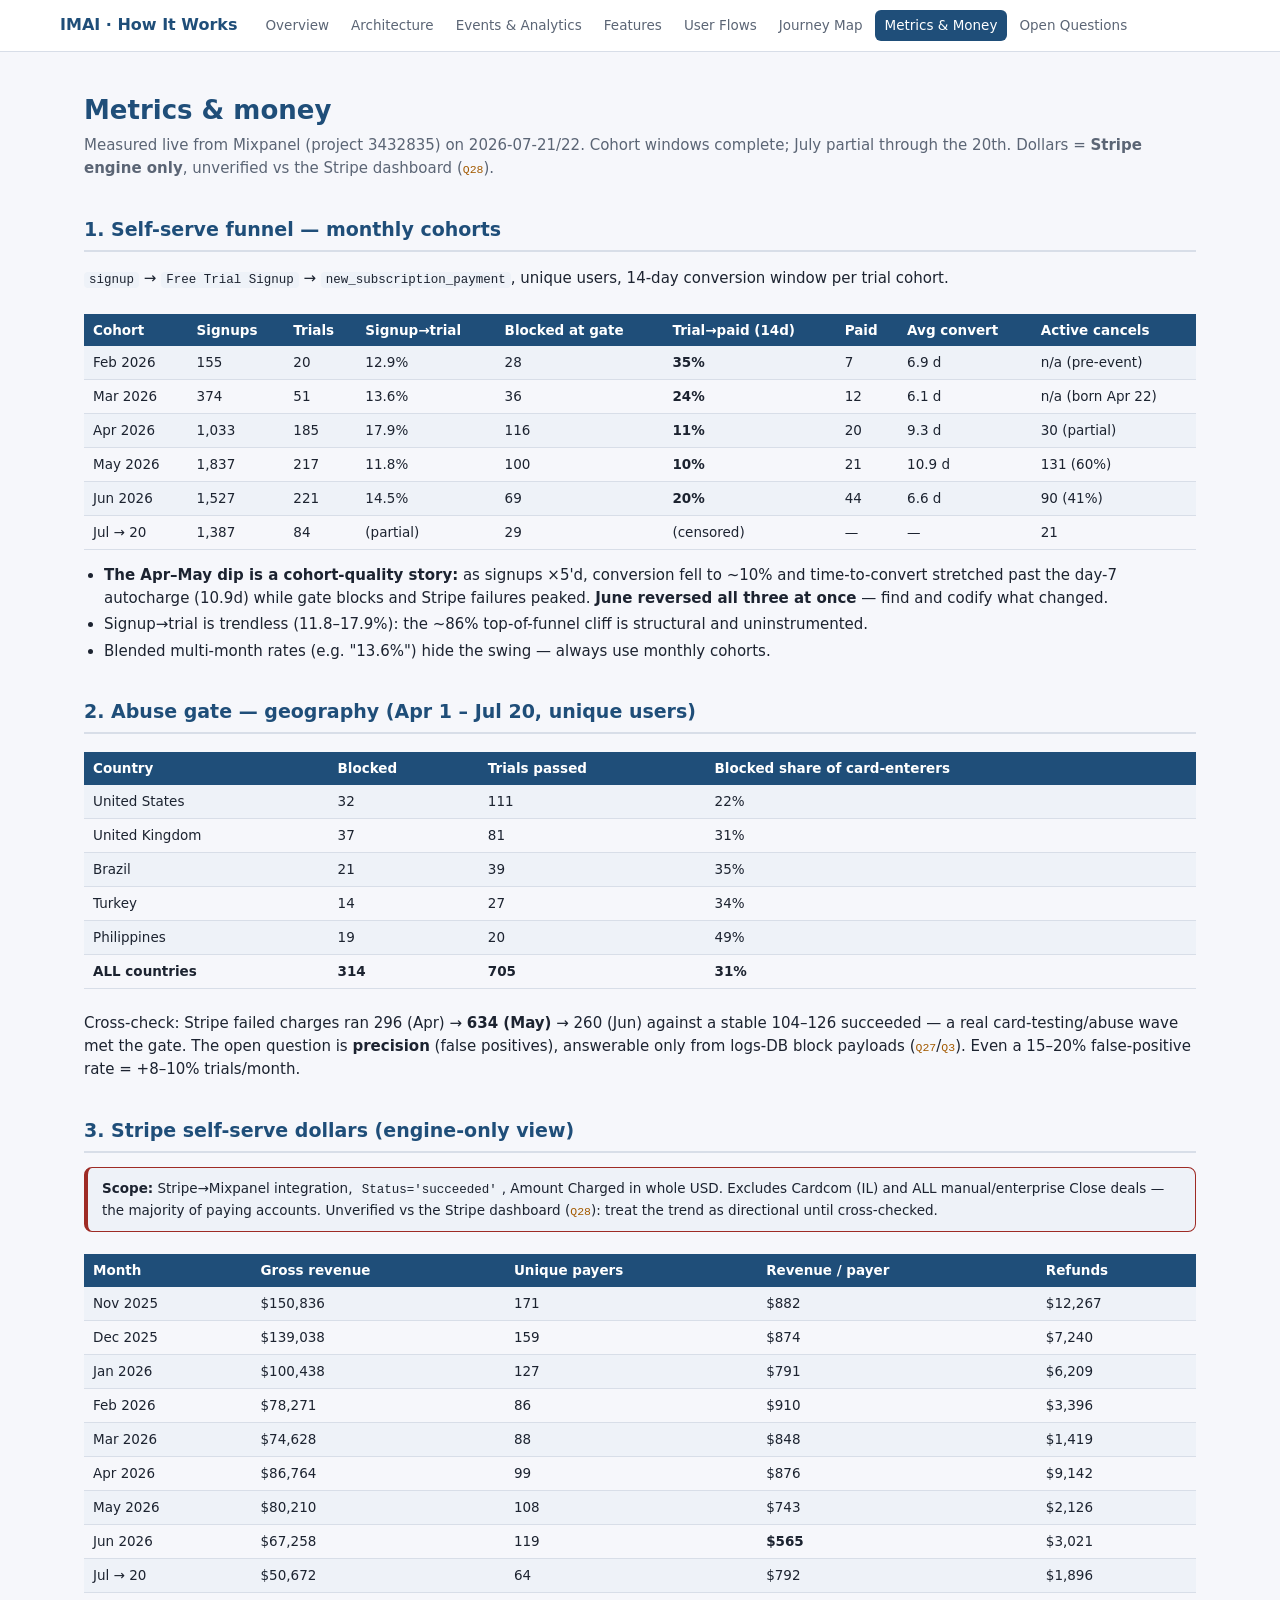
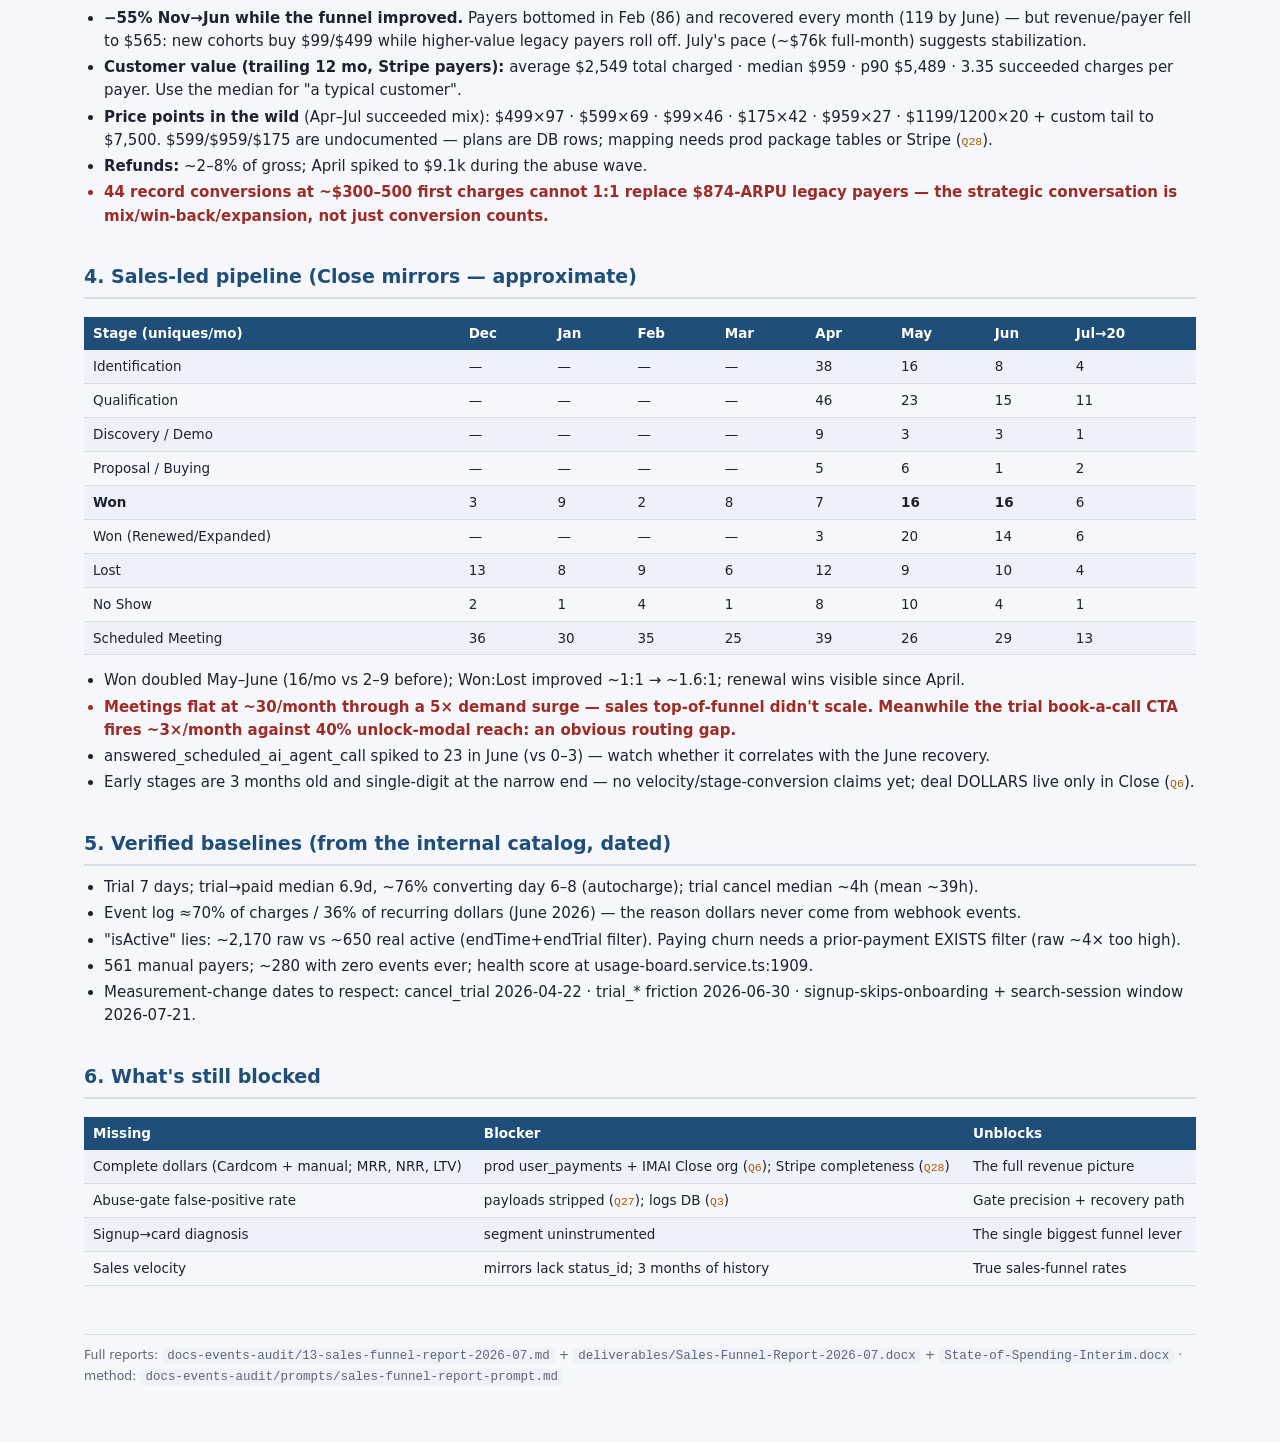
<file: site/metrics.html>
<!DOCTYPE html>
<html lang="en">
<head>
<meta charset="utf-8"><meta name="viewport" content="width=device-width, initial-scale=1">
<title>IMAI — Metrics &amp; Money</title>
<link rel="stylesheet" href="assets/style.css">
</head>
<body>
<header class="site"><div class="inner">
  <a class="brand" href="index.html">IMAI · How It Works</a>
  <nav>
    <a href="index.html">Overview</a>
    <a href="architecture.html">Architecture</a>
    <a href="events.html">Events &amp; Analytics</a>
    <a href="features.html">Features</a>
    <a href="user-flows.html">User Flows</a>
    <a href="journey.html">Journey Map</a>
    <a class="on" href="metrics.html">Metrics &amp; Money</a>
    <a href="open-questions.html">Open Questions</a>
  </nav>
</div></header>
<div class="wrap">

<h1>Metrics &amp; money</h1>
<p class="sub">Measured live from Mixpanel (project 3432835) on 2026-07-21/22. Cohort windows complete; July partial through the 20th. Dollars = <b>Stripe engine only</b>, unverified vs the Stripe dashboard (<span class="qq">Q28</span>).</p>

<h2>1. Self-serve funnel — monthly cohorts</h2>
<p><code>signup</code> → <code>Free Trial Signup</code> → <code>new_subscription_payment</code>, unique users, 14-day conversion window per trial cohort.</p>
<div class="scroll"><table>
  <tr><th>Cohort</th><th>Signups</th><th>Trials</th><th>Signup→trial</th><th>Blocked at gate</th><th>Trial→paid (14d)</th><th>Paid</th><th>Avg convert</th><th>Active cancels</th></tr>
  <tr><td>Feb 2026</td><td>155</td><td>20</td><td>12.9%</td><td>28</td><td><b>35%</b></td><td>7</td><td>6.9 d</td><td>n/a (pre-event)</td></tr>
  <tr><td>Mar 2026</td><td>374</td><td>51</td><td>13.6%</td><td>36</td><td><b>24%</b></td><td>12</td><td>6.1 d</td><td>n/a (born Apr 22)</td></tr>
  <tr><td>Apr 2026</td><td>1,033</td><td>185</td><td>17.9%</td><td>116</td><td><b>11%</b></td><td>20</td><td>9.3 d</td><td>30 (partial)</td></tr>
  <tr><td>May 2026</td><td>1,837</td><td>217</td><td>11.8%</td><td>100</td><td><b>10%</b></td><td>21</td><td>10.9 d</td><td>131 (60%)</td></tr>
  <tr><td>Jun 2026</td><td>1,527</td><td>221</td><td>14.5%</td><td>69</td><td><b>20%</b></td><td>44</td><td>6.6 d</td><td>90 (41%)</td></tr>
  <tr><td>Jul → 20</td><td>1,387</td><td>84</td><td>(partial)</td><td>29</td><td>(censored)</td><td>—</td><td>—</td><td>21</td></tr>
</table></div>
<ul>
  <li><b>The Apr–May dip is a cohort-quality story:</b> as signups ×5'd, conversion fell to ~10% and time-to-convert stretched past the day-7 autocharge (10.9d) while gate blocks and Stripe failures peaked. <b>June reversed all three at once</b> — find and codify what changed.</li>
  <li>Signup→trial is trendless (11.8–17.9%): the ~86% top-of-funnel cliff is structural and uninstrumented.</li>
  <li>Blended multi-month rates (e.g. "13.6%") hide the swing — always use monthly cohorts.</li>
</ul>

<h2>2. Abuse gate — geography (Apr 1 – Jul 20, unique users)</h2>
<div class="scroll"><table>
  <tr><th>Country</th><th>Blocked</th><th>Trials passed</th><th>Blocked share of card-enterers</th></tr>
  <tr><td>United States</td><td>32</td><td>111</td><td>22%</td></tr>
  <tr><td>United Kingdom</td><td>37</td><td>81</td><td>31%</td></tr>
  <tr><td>Brazil</td><td>21</td><td>39</td><td>35%</td></tr>
  <tr><td>Turkey</td><td>14</td><td>27</td><td>34%</td></tr>
  <tr><td>Philippines</td><td>19</td><td>20</td><td>49%</td></tr>
  <tr><td><b>ALL countries</b></td><td><b>314</b></td><td><b>705</b></td><td><b>31%</b></td></tr>
</table></div>
<p>Cross-check: Stripe failed charges ran 296 (Apr) → <b>634 (May)</b> → 260 (Jun) against a stable 104–126 succeeded — a real card-testing/abuse wave met the gate. The open question is <b>precision</b> (false positives), answerable only from logs-DB block payloads (<span class="qq">Q27</span>/<span class="qq">Q3</span>). Even a 15–20% false-positive rate = +8–10% trials/month.</p>

<h2>3. Stripe self-serve dollars (engine-only view)</h2>
<div class="alert"><b>Scope:</b> Stripe→Mixpanel integration, <code>Status='succeeded'</code>, Amount Charged in whole USD. Excludes Cardcom (IL) and ALL manual/enterprise Close deals — the majority of paying accounts. Unverified vs the Stripe dashboard (<span class="qq">Q28</span>): treat the trend as directional until cross-checked.</div>
<div class="scroll"><table>
  <tr><th>Month</th><th>Gross revenue</th><th>Unique payers</th><th>Revenue / payer</th><th>Refunds</th></tr>
  <tr><td>Nov 2025</td><td>$150,836</td><td>171</td><td>$882</td><td>$12,267</td></tr>
  <tr><td>Dec 2025</td><td>$139,038</td><td>159</td><td>$874</td><td>$7,240</td></tr>
  <tr><td>Jan 2026</td><td>$100,438</td><td>127</td><td>$791</td><td>$6,209</td></tr>
  <tr><td>Feb 2026</td><td>$78,271</td><td>86</td><td>$910</td><td>$3,396</td></tr>
  <tr><td>Mar 2026</td><td>$74,628</td><td>88</td><td>$848</td><td>$1,419</td></tr>
  <tr><td>Apr 2026</td><td>$86,764</td><td>99</td><td>$876</td><td>$9,142</td></tr>
  <tr><td>May 2026</td><td>$80,210</td><td>108</td><td>$743</td><td>$2,126</td></tr>
  <tr><td>Jun 2026</td><td>$67,258</td><td>119</td><td><b>$565</b></td><td>$3,021</td></tr>
  <tr><td>Jul → 20</td><td>$50,672</td><td>64</td><td>$792</td><td>$1,896</td></tr>
</table></div>
<ul>
  <li><b>−55% Nov→Jun while the funnel improved.</b> Payers bottomed in Feb (86) and recovered every month (119 by June) — but revenue/payer fell to $565: new cohorts buy $99/$499 while higher-value legacy payers roll off. July's pace (~$76k full-month) suggests stabilization.</li>
  <li><b>Customer value (trailing 12 mo, Stripe payers):</b> average $2,549 total charged · median $959 · p90 $5,489 · 3.35 succeeded charges per payer. Use the median for "a typical customer".</li>
  <li><b>Price points in the wild</b> (Apr–Jul succeeded mix): $499×97 · $599×69 · $99×46 · $175×42 · $959×27 · $1199/1200×20 + custom tail to $7,500. $599/$959/$175 are undocumented — plans are DB rows; mapping needs prod package tables or Stripe (<span class="qq">Q28</span>).</li>
  <li><b>Refunds:</b> ~2–8% of gross; April spiked to $9.1k during the abuse wave.</li>
  <li class="danger">44 record conversions at ~$300–500 first charges cannot 1:1 replace $874-ARPU legacy payers — the strategic conversation is mix/win-back/expansion, not just conversion counts.</li>
</ul>

<h2>4. Sales-led pipeline (Close mirrors — approximate)</h2>
<div class="scroll"><table>
  <tr><th>Stage (uniques/mo)</th><th>Dec</th><th>Jan</th><th>Feb</th><th>Mar</th><th>Apr</th><th>May</th><th>Jun</th><th>Jul→20</th></tr>
  <tr><td>Identification</td><td>—</td><td>—</td><td>—</td><td>—</td><td>38</td><td>16</td><td>8</td><td>4</td></tr>
  <tr><td>Qualification</td><td>—</td><td>—</td><td>—</td><td>—</td><td>46</td><td>23</td><td>15</td><td>11</td></tr>
  <tr><td>Discovery / Demo</td><td>—</td><td>—</td><td>—</td><td>—</td><td>9</td><td>3</td><td>3</td><td>1</td></tr>
  <tr><td>Proposal / Buying</td><td>—</td><td>—</td><td>—</td><td>—</td><td>5</td><td>6</td><td>1</td><td>2</td></tr>
  <tr><td><b>Won</b></td><td>3</td><td>9</td><td>2</td><td>8</td><td>7</td><td><b>16</b></td><td><b>16</b></td><td>6</td></tr>
  <tr><td>Won (Renewed/Expanded)</td><td>—</td><td>—</td><td>—</td><td>—</td><td>3</td><td>20</td><td>14</td><td>6</td></tr>
  <tr><td>Lost</td><td>13</td><td>8</td><td>9</td><td>6</td><td>12</td><td>9</td><td>10</td><td>4</td></tr>
  <tr><td>No Show</td><td>2</td><td>1</td><td>4</td><td>1</td><td>8</td><td>10</td><td>4</td><td>1</td></tr>
  <tr><td>Scheduled Meeting</td><td>36</td><td>30</td><td>35</td><td>25</td><td>39</td><td>26</td><td>29</td><td>13</td></tr>
</table></div>
<ul>
  <li>Won doubled May–June (16/mo vs 2–9 before); Won:Lost improved ~1:1 → ~1.6:1; renewal wins visible since April.</li>
  <li class="danger">Meetings flat at ~30/month through a 5× demand surge — sales top-of-funnel didn't scale. Meanwhile the trial book-a-call CTA fires ~3×/month against 40% unlock-modal reach: an obvious routing gap.</li>
  <li>answered_scheduled_ai_agent_call spiked to 23 in June (vs 0–3) — watch whether it correlates with the June recovery.</li>
  <li>Early stages are 3 months old and single-digit at the narrow end — no velocity/stage-conversion claims yet; deal DOLLARS live only in Close (<span class="qq">Q6</span>).</li>
</ul>

<h2>5. Verified baselines (from the internal catalog, dated)</h2>
<ul>
  <li>Trial 7 days; trial→paid median 6.9d, ~76% converting day 6–8 (autocharge); trial cancel median ~4h (mean ~39h).</li>
  <li>Event log ≈70% of charges / 36% of recurring dollars (June 2026) — the reason dollars never come from webhook events.</li>
  <li>"isActive" lies: ~2,170 raw vs ~650 real active (endTime+endTrial filter). Paying churn needs a prior-payment EXISTS filter (raw ~4× too high).</li>
  <li>561 manual payers; ~280 with zero events ever; health score at usage-board.service.ts:1909.</li>
  <li>Measurement-change dates to respect: cancel_trial 2026-04-22 · trial_* friction 2026-06-30 · signup-skips-onboarding + search-session window 2026-07-21.</li>
</ul>

<h2>6. What's still blocked</h2>
<div class="scroll"><table>
  <tr><th>Missing</th><th>Blocker</th><th>Unblocks</th></tr>
  <tr><td>Complete dollars (Cardcom + manual; MRR, NRR, LTV)</td><td>prod user_payments + IMAI Close org (<span class="qq">Q6</span>); Stripe completeness (<span class="qq">Q28</span>)</td><td>The full revenue picture</td></tr>
  <tr><td>Abuse-gate false-positive rate</td><td>payloads stripped (<span class="qq">Q27</span>); logs DB (<span class="qq">Q3</span>)</td><td>Gate precision + recovery path</td></tr>
  <tr><td>Signup→card diagnosis</td><td>segment uninstrumented</td><td>The single biggest funnel lever</td></tr>
  <tr><td>Sales velocity</td><td>mirrors lack status_id; 3 months of history</td><td>True sales-funnel rates</td></tr>
</table></div>

<footer>Full reports: <code>docs-events-audit/13-sales-funnel-report-2026-07.md</code> + <code>deliverables/Sales-Funnel-Report-2026-07.docx</code> + <code>State-of-Spending-Interim.docx</code> · method: <code>docs-events-audit/prompts/sales-funnel-report-prompt.md</code></footer>
</div>
</body>
</html>
</file>
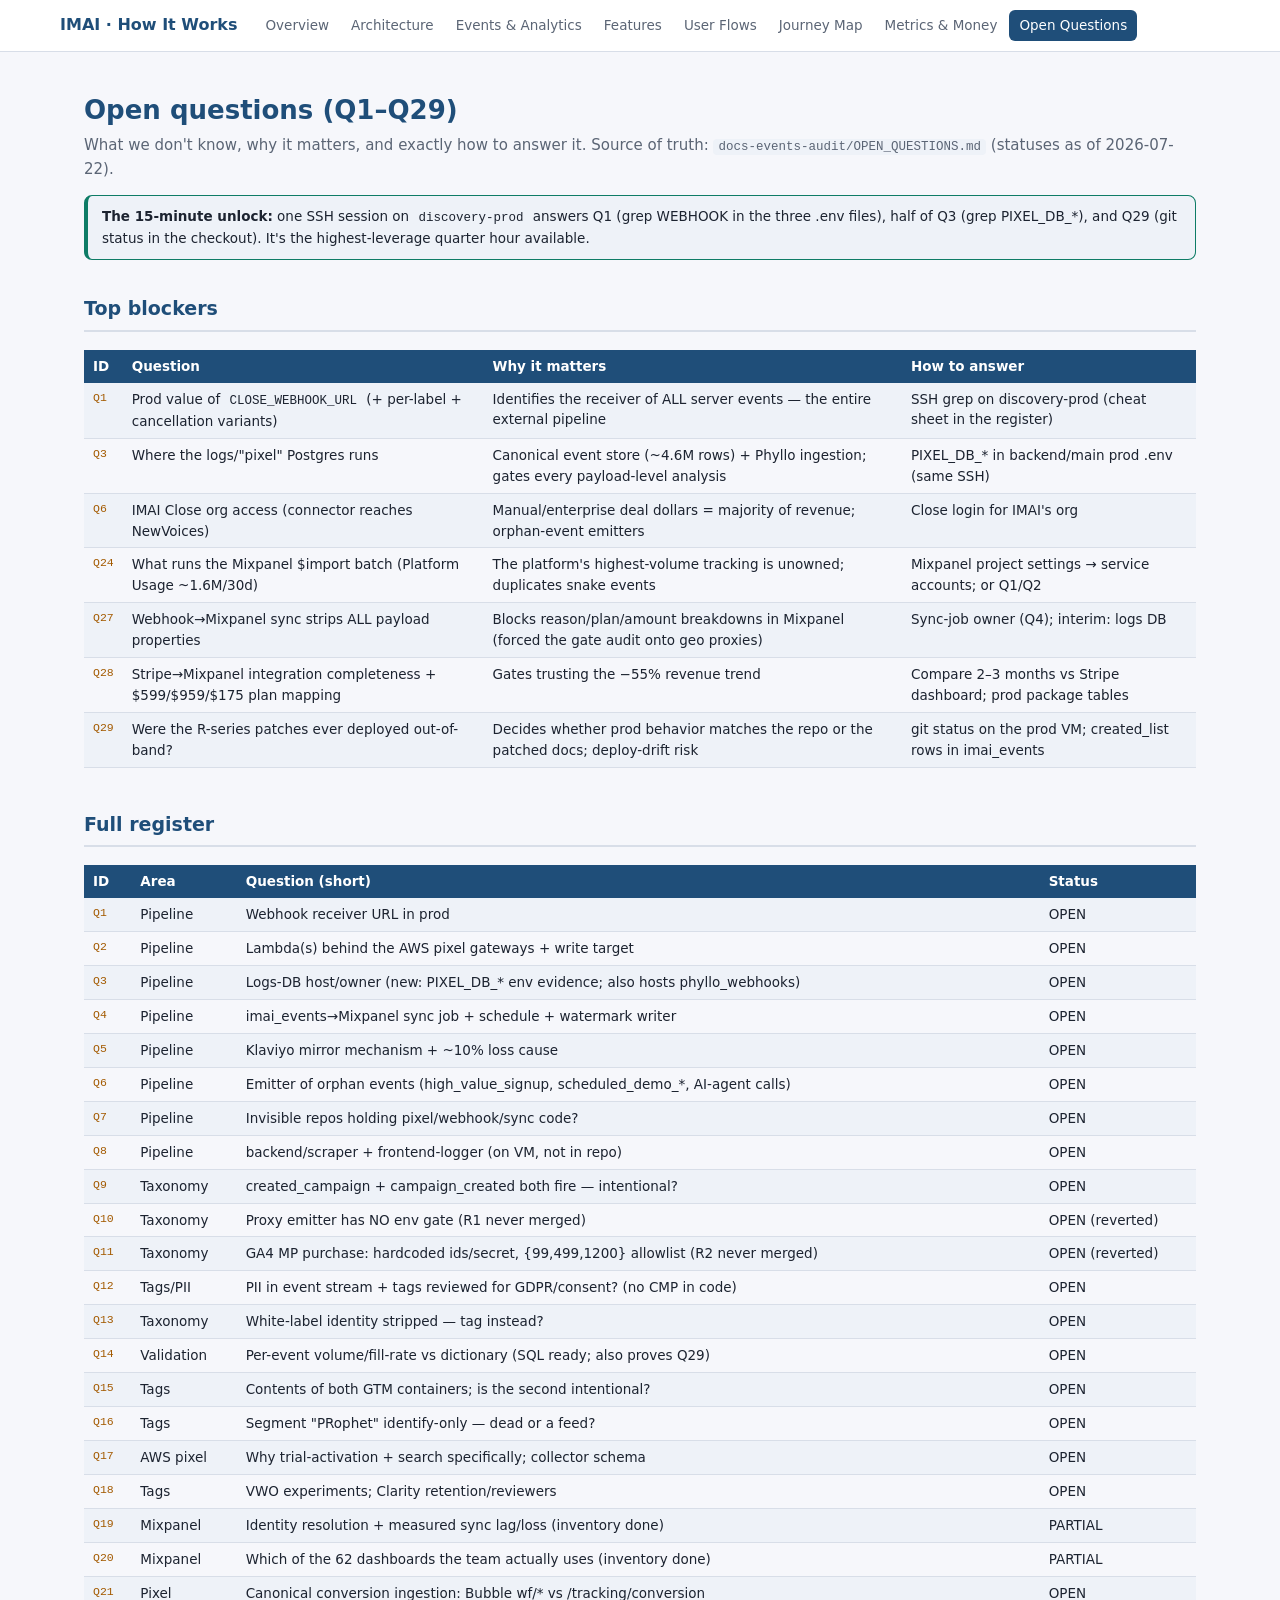
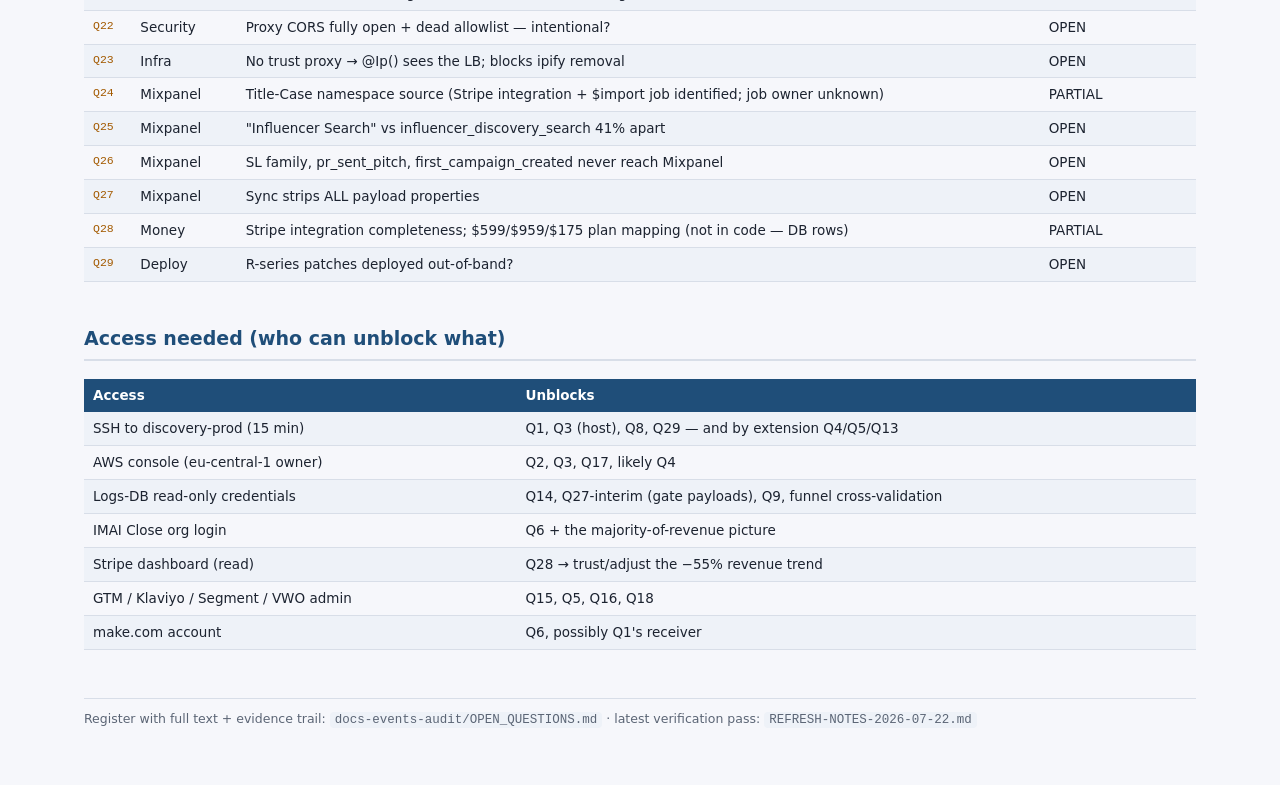
<file: site/open-questions.html>
<!DOCTYPE html>
<html lang="en">
<head>
<meta charset="utf-8"><meta name="viewport" content="width=device-width, initial-scale=1">
<title>IMAI — Open Questions</title>
<link rel="stylesheet" href="assets/style.css">
</head>
<body>
<header class="site"><div class="inner">
  <a class="brand" href="index.html">IMAI · How It Works</a>
  <nav>
    <a href="index.html">Overview</a>
    <a href="architecture.html">Architecture</a>
    <a href="events.html">Events &amp; Analytics</a>
    <a href="features.html">Features</a>
    <a href="user-flows.html">User Flows</a>
    <a href="journey.html">Journey Map</a>
    <a href="metrics.html">Metrics &amp; Money</a>
    <a class="on" href="open-questions.html">Open Questions</a>
  </nav>
</div></header>
<div class="wrap">

<h1>Open questions (Q1–Q29)</h1>
<p class="sub">What we don't know, why it matters, and exactly how to answer it. Source of truth: <code>docs-events-audit/OPEN_QUESTIONS.md</code> (statuses as of 2026-07-22).</p>

<div class="good"><b>The 15-minute unlock:</b> one SSH session on <code>discovery-prod</code> answers Q1 (grep WEBHOOK in the three .env files), half of Q3 (grep PIXEL_DB_*), and Q29 (git status in the checkout). It's the highest-leverage quarter hour available.</div>

<h2>Top blockers</h2>
<div class="scroll"><table>
  <tr><th>ID</th><th>Question</th><th>Why it matters</th><th>How to answer</th></tr>
  <tr><td class="qq">Q1</td><td>Prod value of <code>CLOSE_WEBHOOK_URL</code> (+ per-label + cancellation variants)</td><td>Identifies the receiver of ALL server events — the entire external pipeline</td><td>SSH grep on discovery-prod (cheat sheet in the register)</td></tr>
  <tr><td class="qq">Q3</td><td>Where the logs/"pixel" Postgres runs</td><td>Canonical event store (~4.6M rows) + Phyllo ingestion; gates every payload-level analysis</td><td>PIXEL_DB_* in backend/main prod .env (same SSH)</td></tr>
  <tr><td class="qq">Q6</td><td>IMAI Close org access (connector reaches NewVoices)</td><td>Manual/enterprise deal dollars = majority of revenue; orphan-event emitters</td><td>Close login for IMAI's org</td></tr>
  <tr><td class="qq">Q24</td><td>What runs the Mixpanel $import batch (Platform Usage ~1.6M/30d)</td><td>The platform's highest-volume tracking is unowned; duplicates snake events</td><td>Mixpanel project settings → service accounts; or Q1/Q2</td></tr>
  <tr><td class="qq">Q27</td><td>Webhook→Mixpanel sync strips ALL payload properties</td><td>Blocks reason/plan/amount breakdowns in Mixpanel (forced the gate audit onto geo proxies)</td><td>Sync-job owner (Q4); interim: logs DB</td></tr>
  <tr><td class="qq">Q28</td><td>Stripe→Mixpanel integration completeness + $599/$959/$175 plan mapping</td><td>Gates trusting the −55% revenue trend</td><td>Compare 2–3 months vs Stripe dashboard; prod package tables</td></tr>
  <tr><td class="qq">Q29</td><td>Were the R-series patches ever deployed out-of-band?</td><td>Decides whether prod behavior matches the repo or the patched docs; deploy-drift risk</td><td>git status on the prod VM; created_list rows in imai_events</td></tr>
</table></div>

<h2>Full register</h2>
<div class="scroll"><table>
  <tr><th>ID</th><th>Area</th><th>Question (short)</th><th>Status</th></tr>
  <tr><td class="qq">Q1</td><td>Pipeline</td><td>Webhook receiver URL in prod</td><td>OPEN</td></tr>
  <tr><td class="qq">Q2</td><td>Pipeline</td><td>Lambda(s) behind the AWS pixel gateways + write target</td><td>OPEN</td></tr>
  <tr><td class="qq">Q3</td><td>Pipeline</td><td>Logs-DB host/owner (new: PIXEL_DB_* env evidence; also hosts phyllo_webhooks)</td><td>OPEN</td></tr>
  <tr><td class="qq">Q4</td><td>Pipeline</td><td>imai_events→Mixpanel sync job + schedule + watermark writer</td><td>OPEN</td></tr>
  <tr><td class="qq">Q5</td><td>Pipeline</td><td>Klaviyo mirror mechanism + ~10% loss cause</td><td>OPEN</td></tr>
  <tr><td class="qq">Q6</td><td>Pipeline</td><td>Emitter of orphan events (high_value_signup, scheduled_demo_*, AI-agent calls)</td><td>OPEN</td></tr>
  <tr><td class="qq">Q7</td><td>Pipeline</td><td>Invisible repos holding pixel/webhook/sync code?</td><td>OPEN</td></tr>
  <tr><td class="qq">Q8</td><td>Pipeline</td><td>backend/scraper + frontend-logger (on VM, not in repo)</td><td>OPEN</td></tr>
  <tr><td class="qq">Q9</td><td>Taxonomy</td><td>created_campaign + campaign_created both fire — intentional?</td><td>OPEN</td></tr>
  <tr><td class="qq">Q10</td><td>Taxonomy</td><td>Proxy emitter has NO env gate (R1 never merged)</td><td>OPEN (reverted)</td></tr>
  <tr><td class="qq">Q11</td><td>Taxonomy</td><td>GA4 MP purchase: hardcoded ids/secret, {99,499,1200} allowlist (R2 never merged)</td><td>OPEN (reverted)</td></tr>
  <tr><td class="qq">Q12</td><td>Tags/PII</td><td>PII in event stream + tags reviewed for GDPR/consent? (no CMP in code)</td><td>OPEN</td></tr>
  <tr><td class="qq">Q13</td><td>Taxonomy</td><td>White-label identity stripped — tag instead?</td><td>OPEN</td></tr>
  <tr><td class="qq">Q14</td><td>Validation</td><td>Per-event volume/fill-rate vs dictionary (SQL ready; also proves Q29)</td><td>OPEN</td></tr>
  <tr><td class="qq">Q15</td><td>Tags</td><td>Contents of both GTM containers; is the second intentional?</td><td>OPEN</td></tr>
  <tr><td class="qq">Q16</td><td>Tags</td><td>Segment "PRophet" identify-only — dead or a feed?</td><td>OPEN</td></tr>
  <tr><td class="qq">Q17</td><td>AWS pixel</td><td>Why trial-activation + search specifically; collector schema</td><td>OPEN</td></tr>
  <tr><td class="qq">Q18</td><td>Tags</td><td>VWO experiments; Clarity retention/reviewers</td><td>OPEN</td></tr>
  <tr><td class="qq">Q19</td><td>Mixpanel</td><td>Identity resolution + measured sync lag/loss (inventory done)</td><td>PARTIAL</td></tr>
  <tr><td class="qq">Q20</td><td>Mixpanel</td><td>Which of the 62 dashboards the team actually uses (inventory done)</td><td>PARTIAL</td></tr>
  <tr><td class="qq">Q21</td><td>Pixel</td><td>Canonical conversion ingestion: Bubble wf/* vs /tracking/conversion</td><td>OPEN</td></tr>
  <tr><td class="qq">Q22</td><td>Security</td><td>Proxy CORS fully open + dead allowlist — intentional?</td><td>OPEN</td></tr>
  <tr><td class="qq">Q23</td><td>Infra</td><td>No trust proxy → @Ip() sees the LB; blocks ipify removal</td><td>OPEN</td></tr>
  <tr><td class="qq">Q24</td><td>Mixpanel</td><td>Title-Case namespace source (Stripe integration + $import job identified; job owner unknown)</td><td>PARTIAL</td></tr>
  <tr><td class="qq">Q25</td><td>Mixpanel</td><td>"Influencer Search" vs influencer_discovery_search 41% apart</td><td>OPEN</td></tr>
  <tr><td class="qq">Q26</td><td>Mixpanel</td><td>SL family, pr_sent_pitch, first_campaign_created never reach Mixpanel</td><td>OPEN</td></tr>
  <tr><td class="qq">Q27</td><td>Mixpanel</td><td>Sync strips ALL payload properties</td><td>OPEN</td></tr>
  <tr><td class="qq">Q28</td><td>Money</td><td>Stripe integration completeness; $599/$959/$175 plan mapping (not in code — DB rows)</td><td>PARTIAL</td></tr>
  <tr><td class="qq">Q29</td><td>Deploy</td><td>R-series patches deployed out-of-band?</td><td>OPEN</td></tr>
</table></div>

<h2>Access needed (who can unblock what)</h2>
<div class="scroll"><table>
  <tr><th>Access</th><th>Unblocks</th></tr>
  <tr><td>SSH to discovery-prod (15 min)</td><td>Q1, Q3 (host), Q8, Q29 — and by extension Q4/Q5/Q13</td></tr>
  <tr><td>AWS console (eu-central-1 owner)</td><td>Q2, Q3, Q17, likely Q4</td></tr>
  <tr><td>Logs-DB read-only credentials</td><td>Q14, Q27-interim (gate payloads), Q9, funnel cross-validation</td></tr>
  <tr><td>IMAI Close org login</td><td>Q6 + the majority-of-revenue picture</td></tr>
  <tr><td>Stripe dashboard (read)</td><td>Q28 → trust/adjust the −55% revenue trend</td></tr>
  <tr><td>GTM / Klaviyo / Segment / VWO admin</td><td>Q15, Q5, Q16, Q18</td></tr>
  <tr><td>make.com account</td><td>Q6, possibly Q1's receiver</td></tr>
</table></div>

<footer>Register with full text + evidence trail: <code>docs-events-audit/OPEN_QUESTIONS.md</code> · latest verification pass: <code>REFRESH-NOTES-2026-07-22.md</code></footer>
</div>
</body>
</html>
</file>
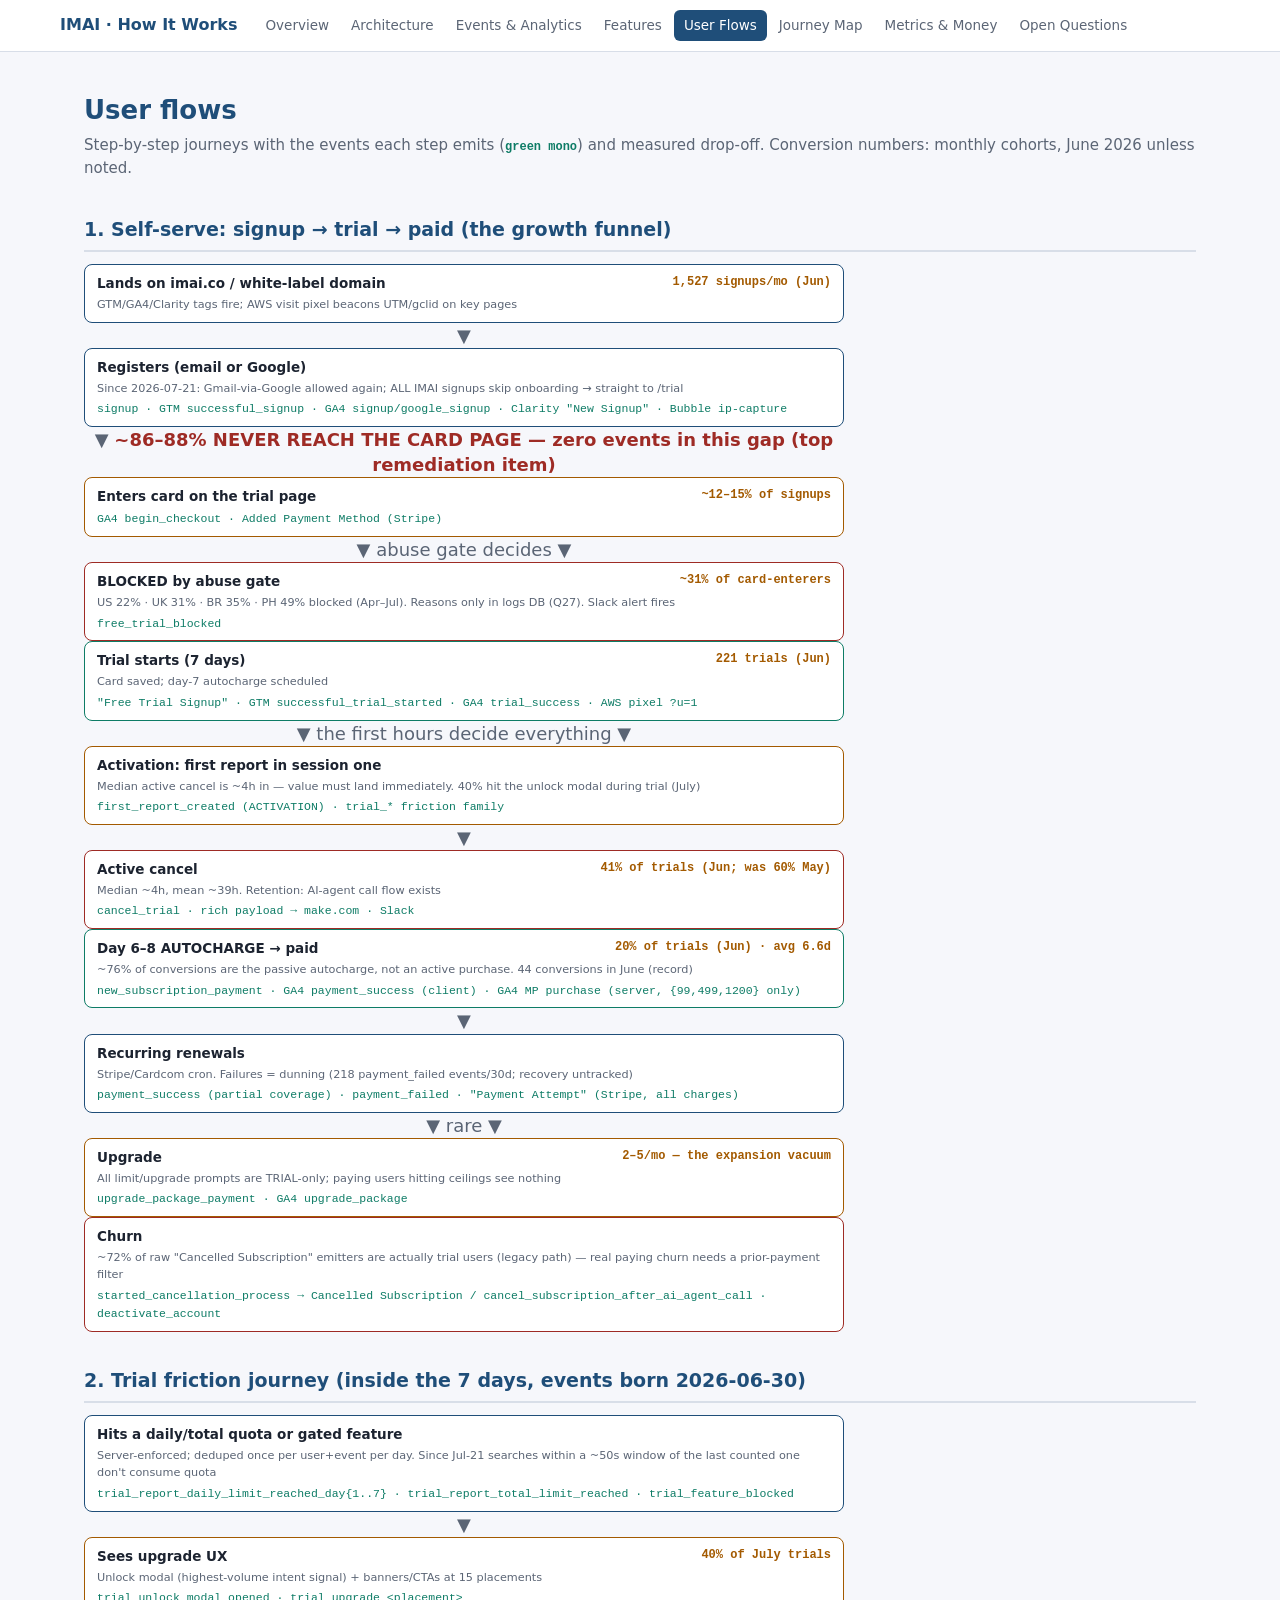
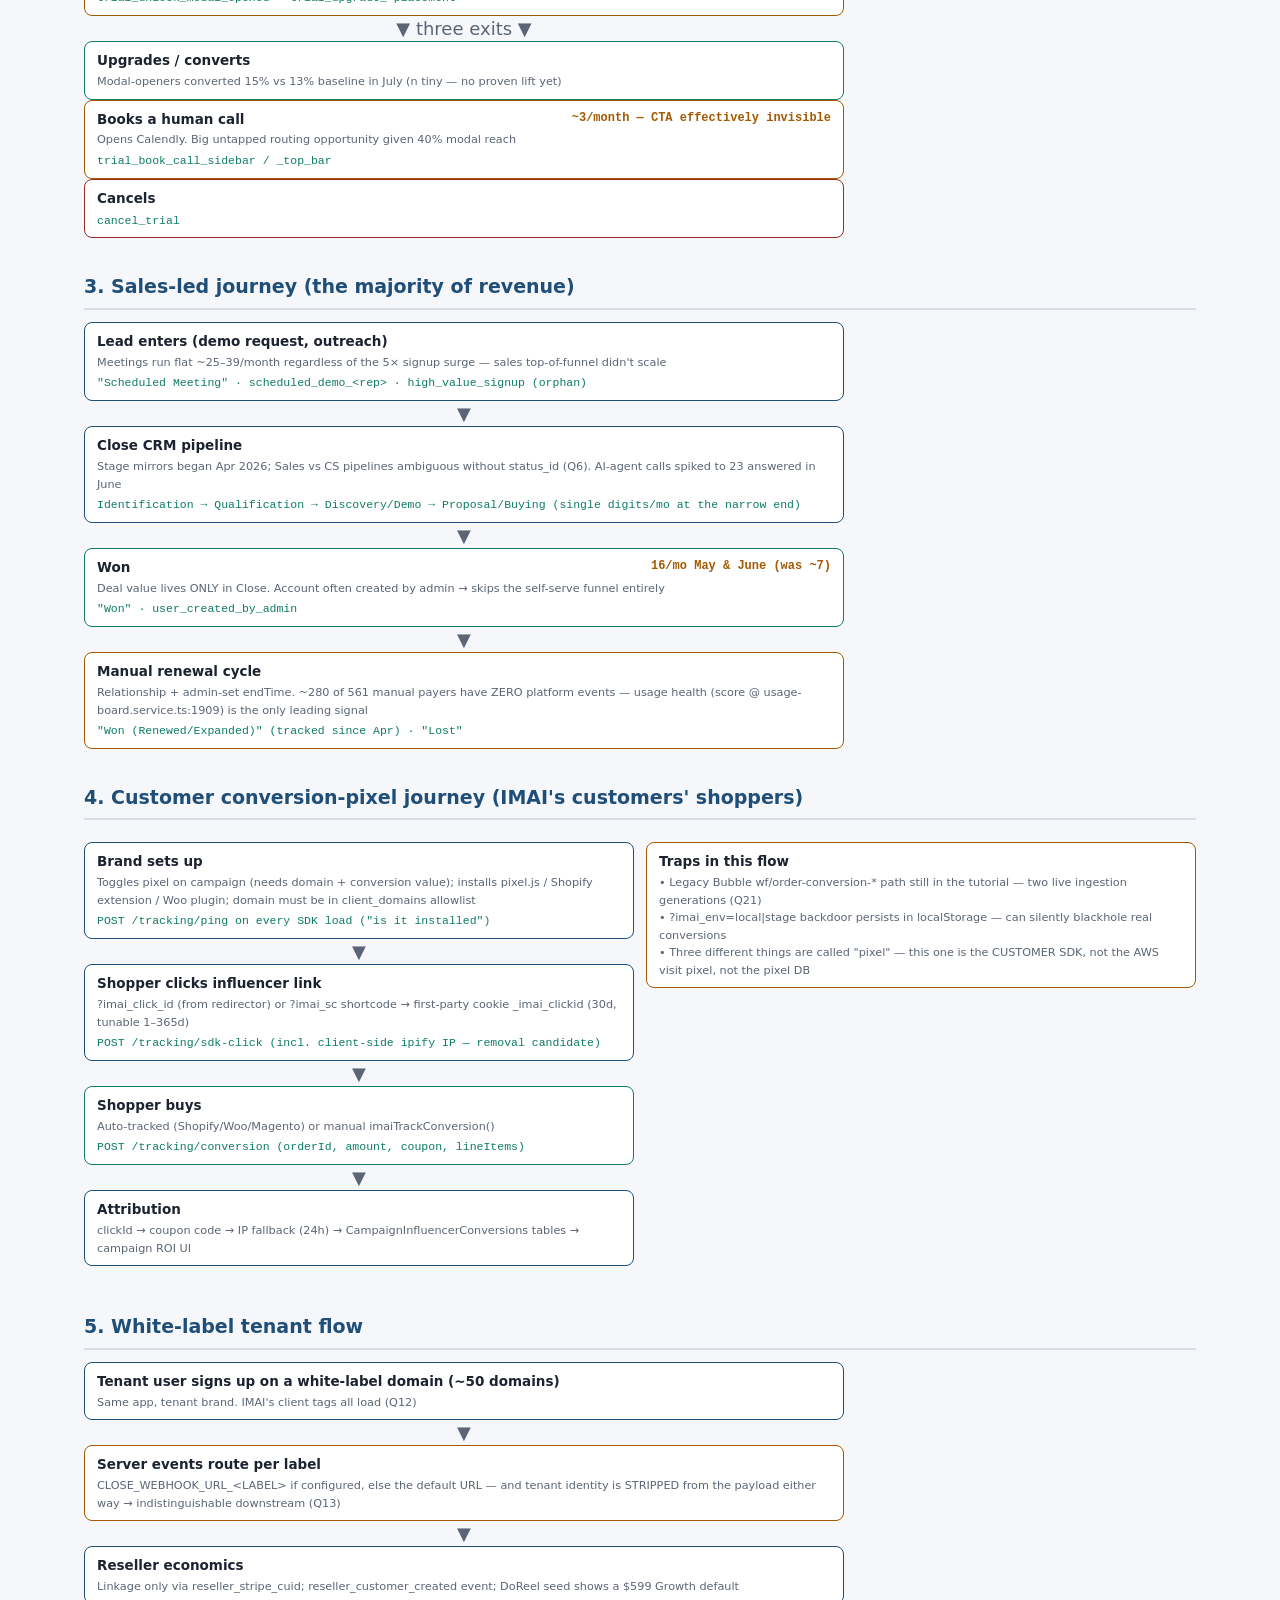
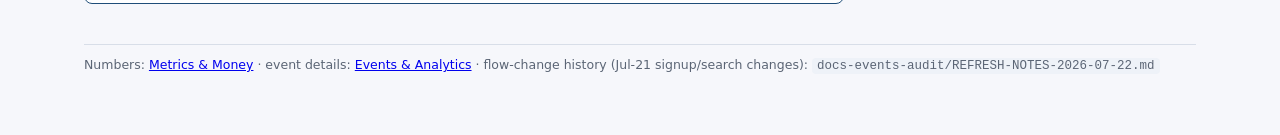
<file: site/user-flows.html>
<!DOCTYPE html>
<html lang="en">
<head>
<meta charset="utf-8"><meta name="viewport" content="width=device-width, initial-scale=1">
<title>IMAI — User Flows</title>
<link rel="stylesheet" href="assets/style.css">
</head>
<body>
<header class="site"><div class="inner">
  <a class="brand" href="index.html">IMAI · How It Works</a>
  <nav>
    <a href="index.html">Overview</a>
    <a href="architecture.html">Architecture</a>
    <a href="events.html">Events &amp; Analytics</a>
    <a href="features.html">Features</a>
    <a class="on" href="user-flows.html">User Flows</a>
    <a href="journey.html">Journey Map</a>
    <a href="metrics.html">Metrics &amp; Money</a>
    <a href="open-questions.html">Open Questions</a>
  </nav>
</div></header>
<div class="wrap">

<h1>User flows</h1>
<p class="sub">Step-by-step journeys with the events each step emits (<span class="ok" style="font-family:var(--mono);font-size:12px">green mono</span>) and measured drop-off. Conversion numbers: monthly cohorts, June 2026 unless noted.</p>

<h2>1. Self-serve: signup → trial → paid (the growth funnel)</h2>
<div class="steps">
  <div class="step"><b>Lands on imai.co / white-label domain <span class="pct">1,527 signups/mo (Jun)</span></b><small>GTM/GA4/Clarity tags fire; AWS visit pixel beacons UTM/gclid on key pages</small></div>
  <div class="down">▼</div>
  <div class="step"><b>Registers (email or Google)</b><small>Since 2026-07-21: Gmail-via-Google allowed again; ALL IMAI signups skip onboarding → straight to /trial</small><span class="ev">signup · GTM successful_signup · GA4 signup/google_signup · Clarity "New Signup" · Bubble ip-capture</span></div>
  <div class="down">▼ <span class="danger">~86–88% NEVER REACH THE CARD PAGE — zero events in this gap (top remediation item)</span></div>
  <div class="step branch"><b>Enters card on the trial page <span class="pct">~12–15% of signups</span></b><span class="ev">GA4 begin_checkout · Added Payment Method (Stripe)</span></div>
  <div class="down">▼ abuse gate decides ▼</div>
  <div class="step bad"><b>BLOCKED by abuse gate <span class="pct">~31% of card-enterers</span></b><small>US 22% · UK 31% · BR 35% · PH 49% blocked (Apr–Jul). Reasons only in logs DB (Q27). Slack alert fires</small><span class="ev">free_trial_blocked</span></div>
  <div class="step end"><b>Trial starts (7 days) <span class="pct">221 trials (Jun)</span></b><small>Card saved; day-7 autocharge scheduled</small><span class="ev">"Free Trial Signup" · GTM successful_trial_started · GA4 trial_success · AWS pixel ?u=1</span></div>
  <div class="down">▼ the first hours decide everything ▼</div>
  <div class="step branch"><b>Activation: first report in session one</b><small>Median active cancel is ~4h in — value must land immediately. 40% hit the unlock modal during trial (July)</small><span class="ev">first_report_created (ACTIVATION) · trial_* friction family</span></div>
  <div class="down">▼</div>
  <div class="step bad"><b>Active cancel <span class="pct">41% of trials (Jun; was 60% May)</span></b><small>Median ~4h, mean ~39h. Retention: AI-agent call flow exists</small><span class="ev">cancel_trial · rich payload → make.com · Slack</span></div>
  <div class="step end"><b>Day 6–8 AUTOCHARGE → paid <span class="pct">20% of trials (Jun) · avg 6.6d</span></b><small>~76% of conversions are the passive autocharge, not an active purchase. 44 conversions in June (record)</small><span class="ev">new_subscription_payment · GA4 payment_success (client) · GA4 MP purchase (server, {99,499,1200} only)</span></div>
  <div class="down">▼</div>
  <div class="step"><b>Recurring renewals</b><small>Stripe/Cardcom cron. Failures = dunning (218 payment_failed events/30d; recovery untracked)</small><span class="ev">payment_success (partial coverage) · payment_failed · "Payment Attempt" (Stripe, all charges)</span></div>
  <div class="down">▼ rare ▼</div>
  <div class="step branch"><b>Upgrade <span class="pct">2–5/mo — the expansion vacuum</span></b><small>All limit/upgrade prompts are TRIAL-only; paying users hitting ceilings see nothing</small><span class="ev">upgrade_package_payment · GA4 upgrade_package</span></div>
  <div class="step bad"><b>Churn</b><small>~72% of raw "Cancelled Subscription" emitters are actually trial users (legacy path) — real paying churn needs a prior-payment filter</small><span class="ev">started_cancellation_process → Cancelled Subscription / cancel_subscription_after_ai_agent_call · deactivate_account</span></div>
</div>

<h2>2. Trial friction journey (inside the 7 days, events born 2026-06-30)</h2>
<div class="steps">
  <div class="step"><b>Hits a daily/total quota or gated feature</b><small>Server-enforced; deduped once per user+event per day. Since Jul-21 searches within a ~50s window of the last counted one don't consume quota</small><span class="ev">trial_report_daily_limit_reached_day{1..7} · trial_report_total_limit_reached · trial_feature_blocked</span></div>
  <div class="down">▼</div>
  <div class="step branch"><b>Sees upgrade UX <span class="pct">40% of July trials</span></b><small>Unlock modal (highest-volume intent signal) + banners/CTAs at 15 placements</small><span class="ev">trial_unlock_modal_opened · trial_upgrade_&lt;placement&gt;</span></div>
  <div class="down">▼ three exits ▼</div>
  <div class="step end"><b>Upgrades / converts</b><small>Modal-openers converted 15% vs 13% baseline in July (n tiny — no proven lift yet)</small></div>
  <div class="step branch"><b>Books a human call <span class="pct">~3/month — CTA effectively invisible</span></b><small>Opens Calendly. Big untapped routing opportunity given 40% modal reach</small><span class="ev">trial_book_call_sidebar / _top_bar</span></div>
  <div class="step bad"><b>Cancels</b><span class="ev">cancel_trial</span></div>
</div>

<h2>3. Sales-led journey (the majority of revenue)</h2>
<div class="steps">
  <div class="step"><b>Lead enters (demo request, outreach)</b><small>Meetings run flat ~25–39/month regardless of the 5× signup surge — sales top-of-funnel didn't scale</small><span class="ev">"Scheduled Meeting" · scheduled_demo_&lt;rep&gt; · high_value_signup (orphan)</span></div>
  <div class="down">▼</div>
  <div class="step"><b>Close CRM pipeline</b><small>Stage mirrors began Apr 2026; Sales vs CS pipelines ambiguous without status_id (Q6). AI-agent calls spiked to 23 answered in June</small><span class="ev">Identification → Qualification → Discovery/Demo → Proposal/Buying (single digits/mo at the narrow end)</span></div>
  <div class="down">▼</div>
  <div class="step end"><b>Won <span class="pct">16/mo May &amp; June (was ~7)</span></b><small>Deal value lives ONLY in Close. Account often created by admin → skips the self-serve funnel entirely</small><span class="ev">"Won" · user_created_by_admin</span></div>
  <div class="down">▼</div>
  <div class="step branch"><b>Manual renewal cycle</b><small>Relationship + admin-set endTime. ~280 of 561 manual payers have ZERO platform events — usage health (score @ usage-board.service.ts:1909) is the only leading signal</small><span class="ev">"Won (Renewed/Expanded)" (tracked since Apr) · "Lost"</span></div>
</div>

<h2>4. Customer conversion-pixel journey (IMAI's customers' shoppers)</h2>
<div class="split">
<div class="steps">
  <div class="step"><b>Brand sets up</b><small>Toggles pixel on campaign (needs domain + conversion value); installs pixel.js / Shopify extension / Woo plugin; domain must be in client_domains allowlist</small><span class="ev">POST /tracking/ping on every SDK load ("is it installed")</span></div>
  <div class="down">▼</div>
  <div class="step"><b>Shopper clicks influencer link</b><small>?imai_click_id (from redirector) or ?imai_sc shortcode → first-party cookie _imai_clickid (30d, tunable 1–365d)</small><span class="ev">POST /tracking/sdk-click (incl. client-side ipify IP — removal candidate)</span></div>
  <div class="down">▼</div>
  <div class="step end"><b>Shopper buys</b><small>Auto-tracked (Shopify/Woo/Magento) or manual imaiTrackConversion()</small><span class="ev">POST /tracking/conversion (orderId, amount, coupon, lineItems)</span></div>
  <div class="down">▼</div>
  <div class="step"><b>Attribution</b><small>clickId → coupon code → IP fallback (24h) → CampaignInfluencerConversions tables → campaign ROI UI</small></div>
</div>
<div class="steps">
  <div class="step branch"><b>Traps in this flow</b><small>• Legacy Bubble wf/order-conversion-* path still in the tutorial — two live ingestion generations (Q21)<br>• ?imai_env=local|stage backdoor persists in localStorage — can silently blackhole real conversions<br>• Three different things are called "pixel" — this one is the CUSTOMER SDK, not the AWS visit pixel, not the pixel DB</small></div>
</div>
</div>

<h2>5. White-label tenant flow</h2>
<div class="steps">
  <div class="step"><b>Tenant user signs up on a white-label domain (~50 domains)</b><small>Same app, tenant brand. IMAI's client tags all load (Q12)</small></div>
  <div class="down">▼</div>
  <div class="step branch"><b>Server events route per label</b><small>CLOSE_WEBHOOK_URL_&lt;LABEL&gt; if configured, else the default URL — and tenant identity is STRIPPED from the payload either way → indistinguishable downstream (Q13)</small></div>
  <div class="down">▼</div>
  <div class="step"><b>Reseller economics</b><small>Linkage only via reseller_stripe_cuid; reseller_customer_created event; DoReel seed shows a $599 Growth default</small></div>
</div>

<footer>Numbers: <a href="metrics.html">Metrics &amp; Money</a> · event details: <a href="events.html">Events &amp; Analytics</a> · flow-change history (Jul-21 signup/search changes): <code>docs-events-audit/REFRESH-NOTES-2026-07-22.md</code></footer>
</div>
</body>
</html>
</file>
<file: site/assets/style.css>
:root{
  --bg:#f6f7fb; --card:#ffffff; --ink:#1c2330; --muted:#5b6575;
  --accent:#1f4e79; --accent2:#0e7c66; --warn:#a35a00; --danger:#9e2b25;
  --line:#d8dee8; --chip:#eef2f8; --mono:ui-monospace,SFMono-Regular,Menlo,Consolas,monospace;
}
@media (prefers-color-scheme: dark){
  :root{ --bg:#12161d; --card:#1a2029; --ink:#e8ecf3; --muted:#9aa5b5;
    --accent:#7fb3e0; --accent2:#5fd0b5; --warn:#e0a458; --danger:#e07b74;
    --line:#2c3542; --chip:#232b37; }
}
*{box-sizing:border-box}
body{margin:0;background:var(--bg);color:var(--ink);font:15px/1.55 system-ui,Segoe UI,Roboto,sans-serif}
.wrap{max-width:1160px;margin:0 auto;padding:20px 24px 60px}
header.site{position:sticky;top:0;z-index:10;background:var(--card);border-bottom:1px solid var(--line);padding:0 24px}
header.site .inner{max-width:1160px;margin:0 auto;display:flex;align-items:center;gap:18px;flex-wrap:wrap;padding:10px 0}
header.site .brand{font-weight:700;color:var(--accent);font-size:16px;text-decoration:none}
header.site nav{display:flex;gap:2px;flex-wrap:wrap}
header.site nav a{color:var(--muted);text-decoration:none;font-size:13.5px;padding:5px 10px;border-radius:6px}
header.site nav a:hover{background:var(--chip);color:var(--ink)}
header.site nav a.on{background:var(--accent);color:#fff}
h1{font-size:26px;margin:18px 0 4px;color:var(--accent)}
h2{font-size:19px;margin:34px 0 10px;color:var(--accent);border-bottom:2px solid var(--line);padding-bottom:6px}
h3{font-size:15px;margin:18px 0 8px}
.sub{color:var(--muted);margin:0 0 14px}
.prov{background:var(--chip);border:1px solid var(--line);border-left:4px solid var(--warn);padding:10px 14px;border-radius:8px;font-size:13.5px;margin:14px 0}
.alert{background:var(--chip);border:1px solid var(--danger);border-left:4px solid var(--danger);padding:10px 14px;border-radius:8px;font-size:13.5px;margin:14px 0}
.good{background:var(--chip);border:1px solid var(--accent2);border-left:4px solid var(--accent2);padding:10px 14px;border-radius:8px;font-size:13.5px;margin:14px 0}
code{font-family:var(--mono);font-size:12.5px;background:var(--chip);padding:1px 5px;border-radius:4px}
.cols{display:flex;gap:14px;flex-wrap:wrap;margin:12px 0}
.card{background:var(--card);border:1px solid var(--line);border-radius:10px;padding:14px 16px;flex:1 1 300px;min-width:270px}
.card h3{margin-top:0}
.card.link{text-decoration:none;color:var(--ink);display:block;transition:border-color .15s}
.card.link:hover{border-color:var(--accent)}
.tag{display:inline-block;background:var(--chip);border:1px solid var(--line);border-radius:999px;padding:1px 9px;font-size:11.5px;color:var(--muted);margin:1px 2px}
.tag.gcp{color:var(--accent2);border-color:var(--accent2)}
.tag.aws{color:var(--warn);border-color:var(--warn)}
.tag.unk{color:var(--danger);border-color:var(--danger)}
table{border-collapse:collapse;width:100%;font-size:13.5px;margin:8px 0}
th{background:var(--accent);color:#fff;text-align:left;padding:6px 9px;font-weight:600}
td{border-bottom:1px solid var(--line);padding:6px 9px;vertical-align:top}
tr:nth-child(even) td{background:var(--chip)}
.scroll{overflow-x:auto}
.flow{display:flex;flex-direction:column;margin:14px 0}
.lane{background:var(--card);border:1px solid var(--line);border-radius:10px;padding:12px 14px}
.lane h3{margin:0 0 8px}
.lane .boxes{display:flex;gap:10px;flex-wrap:wrap}
.node{border:1.5px solid var(--accent);border-radius:8px;padding:7px 11px;font-size:13px;background:var(--card);flex:1 1 180px;min-width:170px}
.node b{display:block;font-size:13px}
.node small{color:var(--muted);display:block;margin-top:2px;font-size:11.8px}
.node.gcp{border-color:var(--accent2)}
.node.aws{border-color:var(--warn)}
.node.unk{border-color:var(--danger);border-style:dashed}
.node.ext{border-color:var(--muted)}
.node.good{border-color:var(--accent2)}
.arrow{color:var(--muted);font-size:20px;line-height:1;padding:2px 0 4px;text-align:center;width:100%}
.legend{font-size:12.5px;color:var(--muted);margin:6px 0 0}
.legend span{margin-right:14px}
.dot{display:inline-block;width:10px;height:10px;border-radius:2px;margin-right:4px;vertical-align:-1px}
ul{margin:6px 0 6px 20px;padding:0}
li{margin:3px 0}
.danger{color:var(--danger);font-weight:600}
.ok{color:var(--accent2);font-weight:600}
.qq{font-family:var(--mono);font-size:11.5px;color:var(--warn)}
footer{margin-top:40px;color:var(--muted);font-size:12.5px;border-top:1px solid var(--line);padding-top:10px}
/* KPI tiles */
.kpis{display:grid;grid-template-columns:repeat(auto-fit,minmax(170px,1fr));gap:12px;margin:14px 0}
.kpi{background:var(--card);border:1px solid var(--line);border-radius:10px;padding:12px 14px}
.kpi .v{font-size:24px;font-weight:700;color:var(--accent)}
.kpi .v.bad{color:var(--danger)}
.kpi .v.good{color:var(--accent2)}
.kpi .l{font-size:12px;color:var(--muted);margin-top:2px}
/* vertical step flow (user flows) */
.steps{display:flex;flex-direction:column;gap:0;margin:12px 0;max-width:760px}
.step{border:1.5px solid var(--accent);border-radius:8px;background:var(--card);padding:8px 12px;font-size:13.5px}
.step b{display:block}
.step small{color:var(--muted);display:block;margin-top:2px}
.step .ev{font-family:var(--mono);font-size:11.5px;color:var(--accent2);display:block;margin-top:3px}
.step.branch{border-color:var(--warn)}
.step.bad{border-color:var(--danger)}
.step.end{border-color:var(--accent2)}
.steps .down{text-align:center;color:var(--muted);font-size:18px;line-height:1.4}
.split{display:flex;gap:12px;flex-wrap:wrap}
.split>.steps{flex:1 1 300px;min-width:280px}
.pct{float:right;font-weight:700;color:var(--warn);font-family:var(--mono);font-size:12px}
</file>
